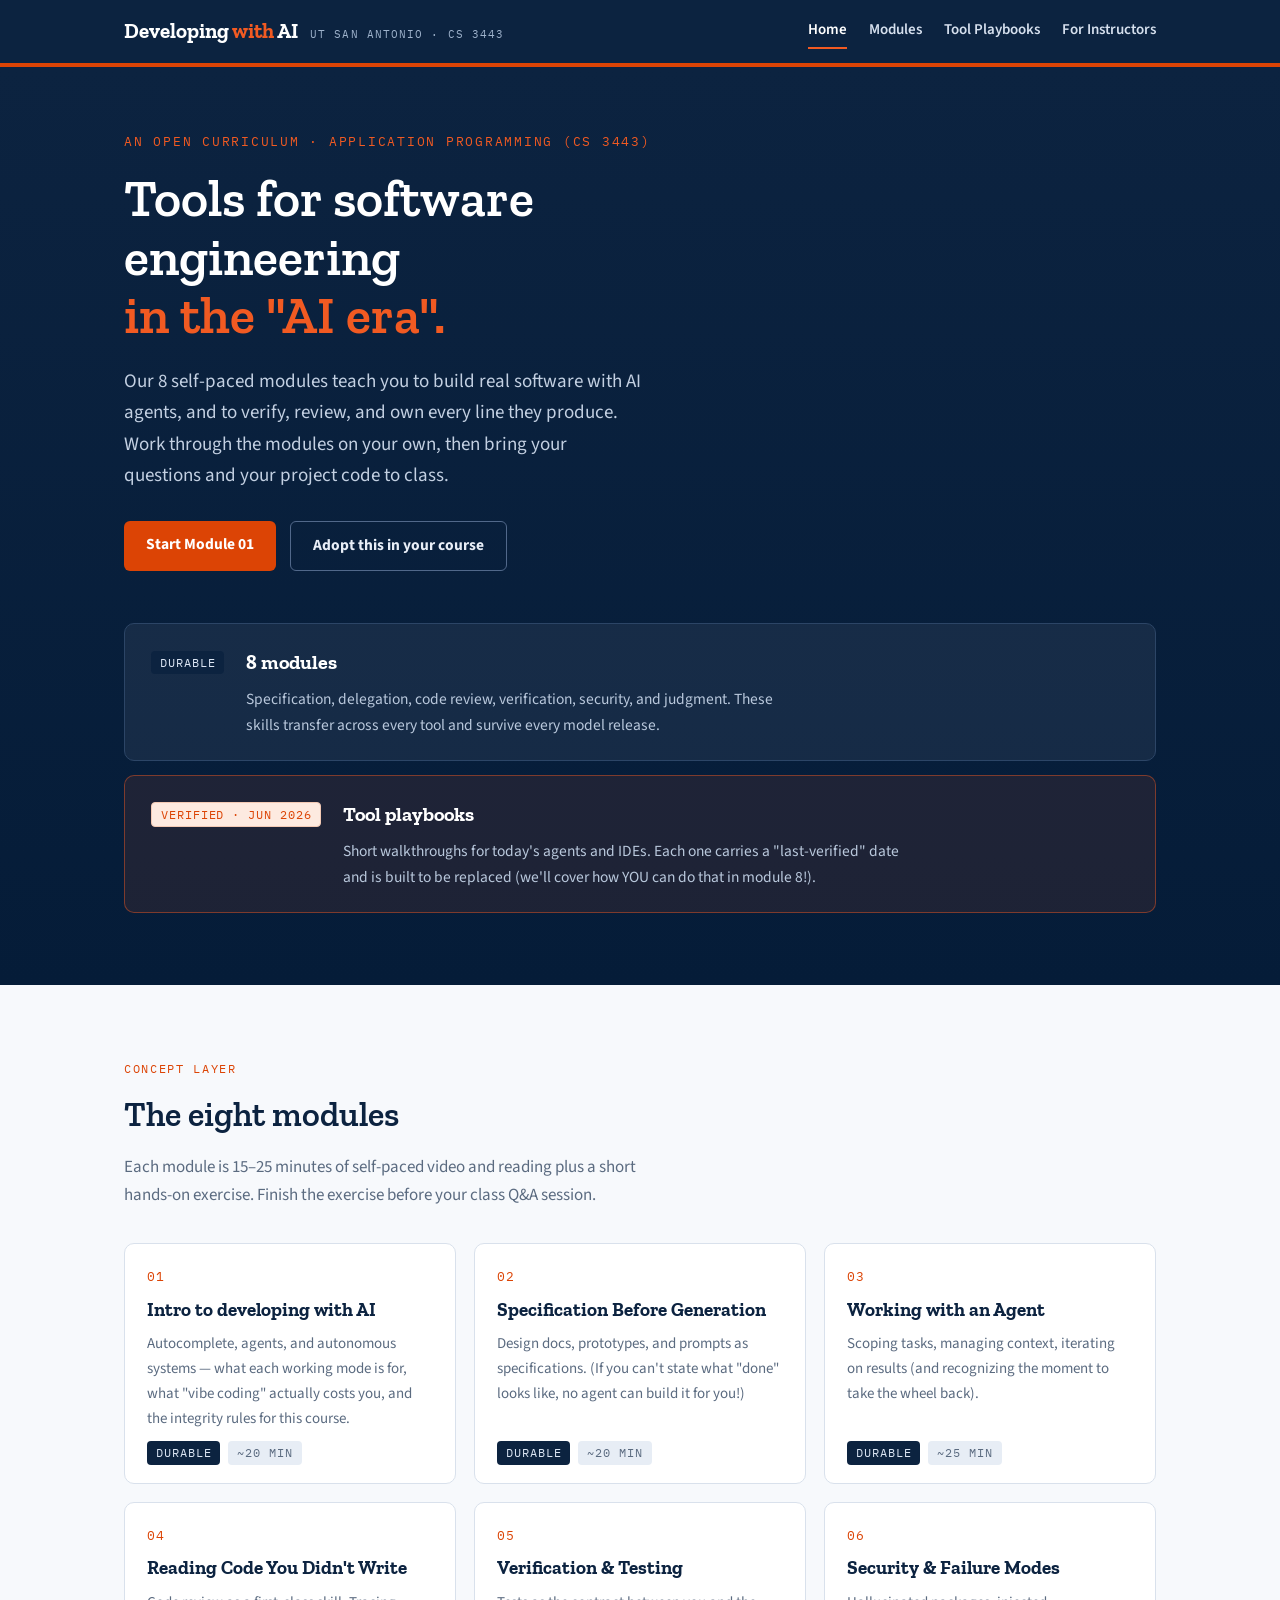
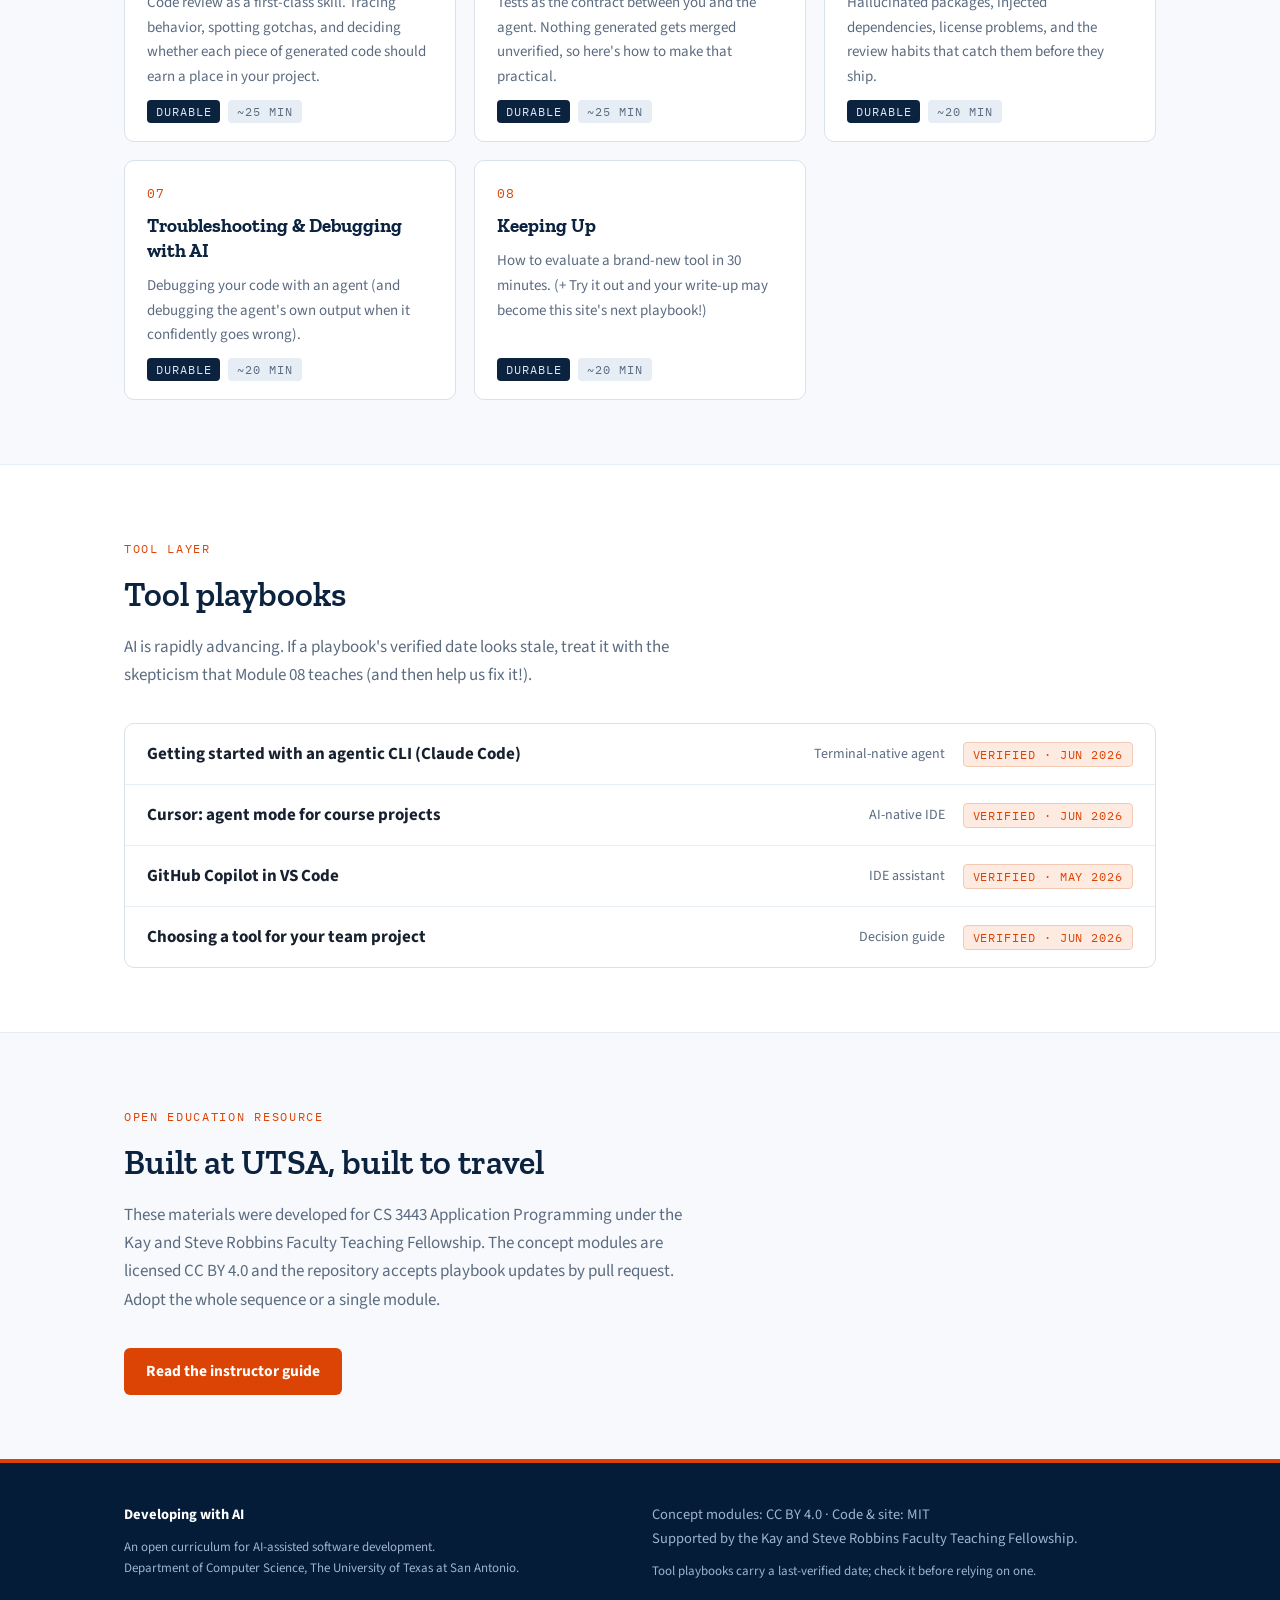
<file: index.html>
<!DOCTYPE html>
<html lang="en">
<head>
<meta charset="UTF-8">
<meta name="viewport" content="width=device-width, initial-scale=1.0">
<title>Developing with AI · An open curriculum for AI-assisted software development</title>
<link rel="preconnect" href="https://fonts.googleapis.com">
<link href="https://fonts.googleapis.com/css2?family=Zilla+Slab:wght@500;600;700&family=Source+Sans+3:wght@400;600;700&family=IBM+Plex+Mono:wght@400;500&display=swap" rel="stylesheet">
<link rel="stylesheet" href="styles.css">
</head>
<body>

<header class="site-header">
  <div class="wrap">
    <a class="brand" href="index.html">
      <span class="mark">Developing <em>with</em> AI</span>
      <span class="org">UT San Antonio · CS 3443</span>
    </a>
    <nav class="site-nav" aria-label="Site">
      <a href="index.html" aria-current="page">Home</a>
      <a href="index.html#modules">Modules</a>
      <a href="playbooks.html">Tool Playbooks</a>
      <a href="instructors.html">For Instructors</a>
    </nav>
  </div>
</header>

<section class="hero">
  <div class="wrap">
    <p class="eyebrow">An open curriculum · Application Programming (CS 3443)</p>
    <h1>Tools for software engineering <br /> 
      <em>in the "AI era".</em></h1>
    <p class="lede">
      Our 8 self-paced modules teach you to build real software with AI agents,
      and to verify, review, and own every line they produce. Work through the modules
      on your own, then bring your questions and your project code to class.
    </p>
    <div class="cta-row">
      <a class="btn btn-orange" href="module-1.html">Start Module 01</a>
      <a class="btn btn-ghost" href="instructors.html">Adopt this in your course</a>
    </div>

    <div class="layers" aria-label="How this curriculum is organized">
      <div class="layer layer-durable">
        <span class="chip chip-durable">Durable</span>
        <h2>8 modules</h2>
        <p>Specification, delegation, code review, verification, security, and judgment.
           These skills transfer across every tool and survive every model release.</p>
      </div>
      <div class="layer layer-perishable">
        <span class="chip chip-verified">Verified · Jun 2026</span>
        <h2>Tool playbooks</h2>
        <p>Short walkthroughs for today's agents and IDEs. 
          Each one carries a "last-verified" date and is built to be replaced (we'll cover how YOU can do that in module 8!).</p>
      </div>
    </div>
  </div>
</section>

<section class="band" id="modules">
  <div class="wrap">
    <div class="section-head">
      <p class="eyebrow">Concept layer</p>
      <h2>The eight modules</h2>
      <p>Each module is 15–25 minutes of self-paced video and reading plus a short hands-on exercise. 
        Finish the exercise before your class Q&amp;A session.</p>
    </div>

    <div class="module-grid">
      <a class="module-card" href="module-1.html">
        <span class="num">01</span>
        <h3>Intro to developing with AI</h3>
        <p>Autocomplete, agents, and autonomous systems — what each working mode is for,
           what "vibe coding" actually costs you, and the integrity rules for this course.</p>
        <div class="meta"><span class="chip chip-durable">Durable</span><span class="chip chip-plain">~20 min</span></div>
      </a>
      <a class="module-card" href="module-2.html">
        <span class="num">02</span>
        <h3>Specification Before Generation</h3>
        <p>Design docs, prototypes, and prompts as specifications. 
          (If you can't state what "done" looks like, no agent can build it for you!)</p>
        <div class="meta"><span class="chip chip-durable">Durable</span><span class="chip chip-plain">~20 min</span></div>
      </a>
      <a class="module-card" href="module-3.html">
        <span class="num">03</span>
        <h3>Working with an Agent</h3>
        <p>Scoping tasks, managing context, iterating on results (and recognizing the
           moment to take the wheel back).</p>
        <div class="meta"><span class="chip chip-durable">Durable</span><span class="chip chip-plain">~25 min</span></div>
      </a>
      <a class="module-card" href="module-4.html">
        <span class="num">04</span>
        <h3>Reading Code You Didn't Write</h3>
        <p>Code review as a first-class skill. Tracing behavior, spotting gotchas, and
           deciding whether each piece of generated code should earn a place in your project.</p>
        <div class="meta"><span class="chip chip-durable">Durable</span><span class="chip chip-plain">~25 min</span></div>
      </a>
      <a class="module-card" href="module-5.html">
        <span class="num">05</span>
        <h3>Verification &amp; Testing</h3>
        <p>Tests as the contract between you and the agent. Nothing generated gets
           merged unverified, so here's how to make that practical.</p>
        <div class="meta"><span class="chip chip-durable">Durable</span><span class="chip chip-plain">~25 min</span></div>
      </a>
      <a class="module-card" href="module-6.html">
        <span class="num">06</span>
        <h3>Security &amp; Failure Modes</h3>
        <p>Hallucinated packages, injected dependencies, license problems, and the
           review habits that catch them before they ship.</p>
        <div class="meta"><span class="chip chip-durable">Durable</span><span class="chip chip-plain">~20 min</span></div>
      </a>
      <a class="module-card" href="module-7.html">
        <span class="num">07</span>
        <h3>Troubleshooting &amp; Debugging with AI</h3>
        <p>Debugging your code with an agent (and debugging the agent's own output
           when it confidently goes wrong).</p>
        <div class="meta"><span class="chip chip-durable">Durable</span><span class="chip chip-plain">~20 min</span></div>
      </a>
      <a class="module-card" href="module-8.html">
        <span class="num">08</span>
        <h3>Keeping Up</h3>
        <p>How to evaluate a brand-new tool in 30 minutes. 
           (+ Try it out and your write-up may become this site's next playbook!)</p>
        <div class="meta"><span class="chip chip-durable">Durable</span><span class="chip chip-plain">~20 min</span></div>
      </a>
    </div>
  </div>
</section>

<section class="band alt" id="playbooks">
  <div class="wrap">
    <div class="section-head">
      <p class="eyebrow">Tool layer</p>
      <h2>Tool playbooks</h2>
      <p>AI is rapidly advancing. If a playbook's verified date looks
         stale, treat it with the skepticism that Module 08 teaches (and then help us fix it!).</p>
    </div>
    <div class="playbook-list">
      <a class="playbook-row" href="playbook-claude-code.html">
        <span class="name">Getting started with an agentic CLI (Claude Code)</span>
        <span class="kind">Terminal-native agent</span>
        <span class="chip chip-verified">Verified · Jun 2026</span>
      </a>
      <a class="playbook-row" href="playbooks.html">
        <span class="name">Cursor: agent mode for course projects</span>
        <span class="kind">AI-native IDE</span>
        <span class="chip chip-verified">Verified · Jun 2026</span>
      </a>
      <a class="playbook-row" href="playbooks.html">
        <span class="name">GitHub Copilot in VS Code</span>
        <span class="kind">IDE assistant</span>
        <span class="chip chip-verified">Verified · May 2026</span>
      </a>
      <a class="playbook-row" href="playbooks.html">
        <span class="name">Choosing a tool for your team project</span>
        <span class="kind">Decision guide</span>
        <span class="chip chip-verified">Verified · Jun 2026</span>
      </a>
    </div>
  </div>
</section>

<section class="band">
  <div class="wrap">
    <div class="section-head">
      <p class="eyebrow">Open education resource</p>
      <h2>Built at UTSA, built to travel</h2>
      <p>These materials were developed for CS 3443 Application Programming under the
         Kay and Steve Robbins Faculty Teaching Fellowship. The concept modules are
         licensed CC&nbsp;BY&nbsp;4.0 and the repository accepts playbook updates by pull
         request. Adopt the whole sequence or a single module.</p>
    </div>
    <a class="btn btn-orange" href="instructors.html">Read the instructor guide</a>
  </div>
</section>

<footer class="site-footer">
  <div class="wrap">
    <div>
      <strong style="color:#fff;">Developing with AI</strong>
      <p class="fineprint">An open curriculum for AI-assisted software development.<br>
      Department of Computer Science, The University of Texas at San Antonio.</p>
    </div>
    <div>
      <p>Concept modules: CC BY 4.0 · Code &amp; site: MIT<br>
      Supported by the Kay and Steve Robbins Faculty Teaching Fellowship.</p>
      <p class="fineprint">Tool playbooks carry a last-verified date; check it before relying on one.</p>
    </div>
  </div>
</footer>

</body>
</html>
</file>
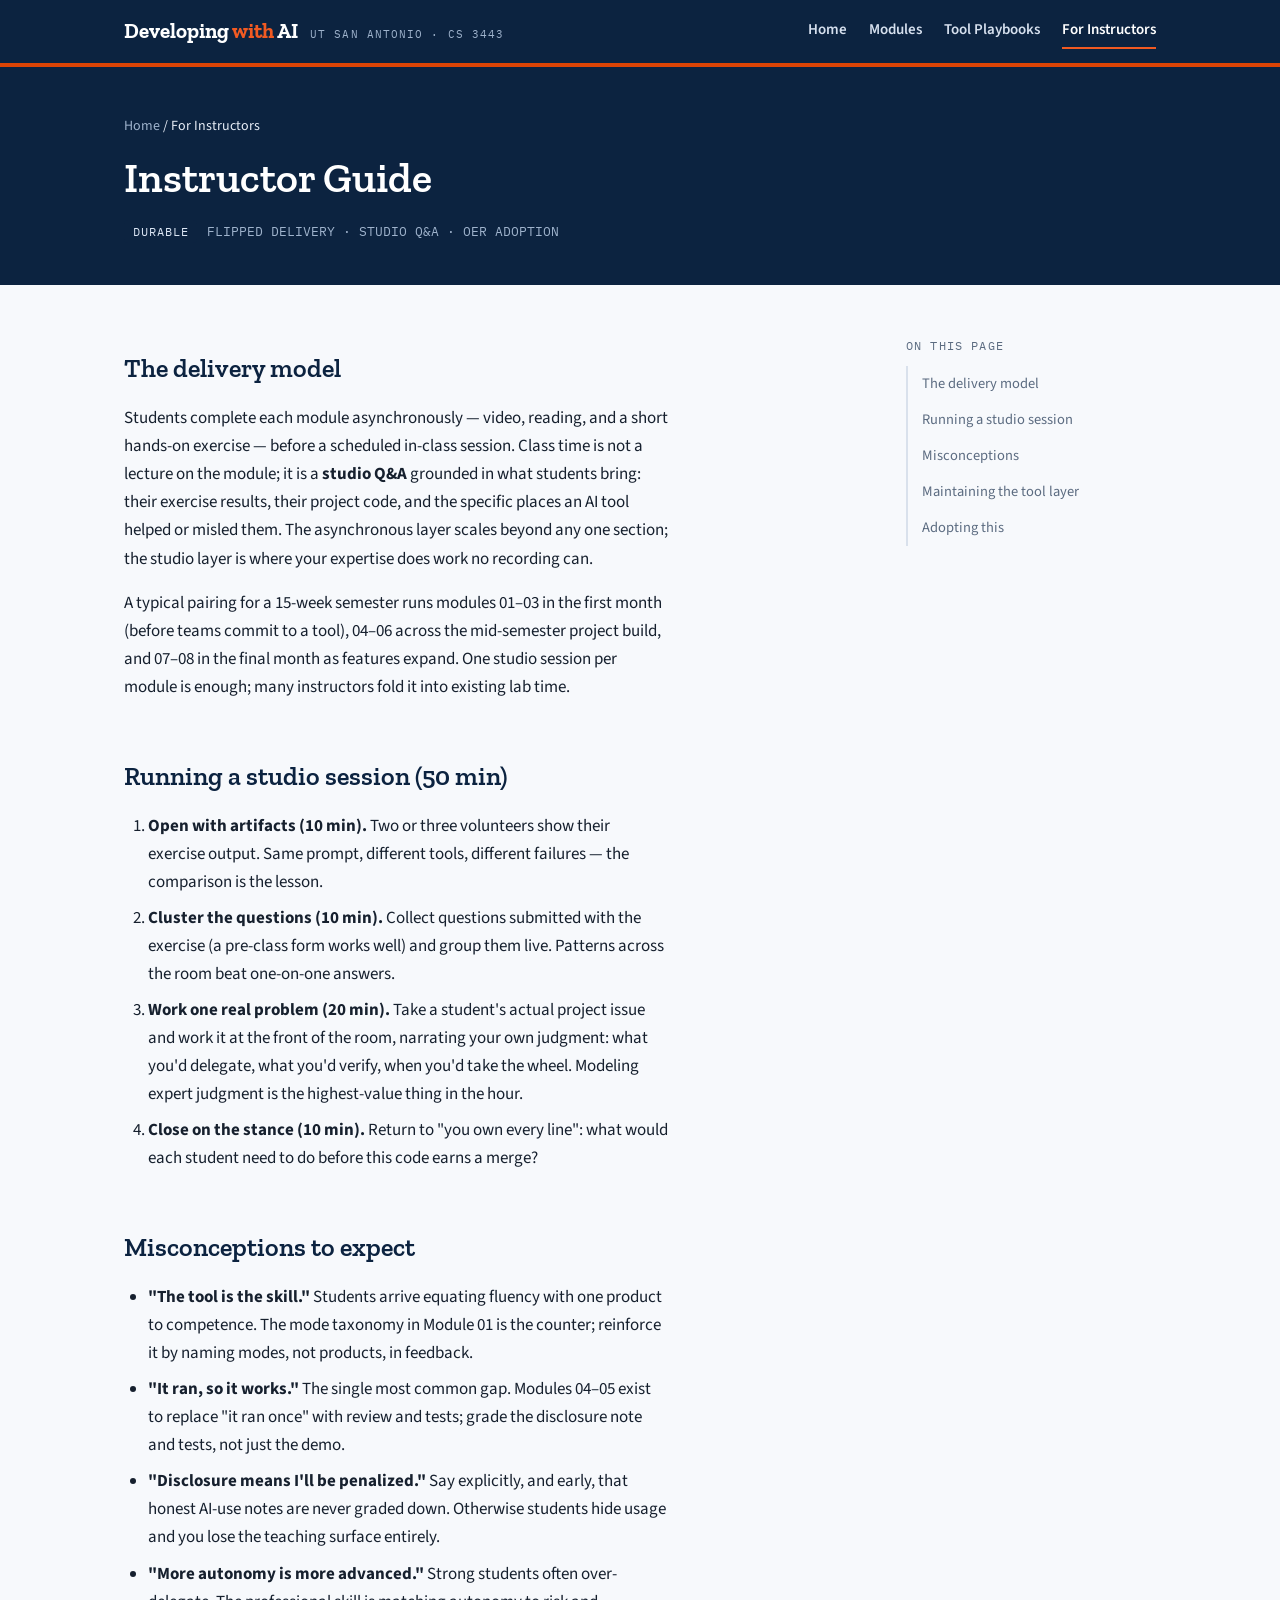
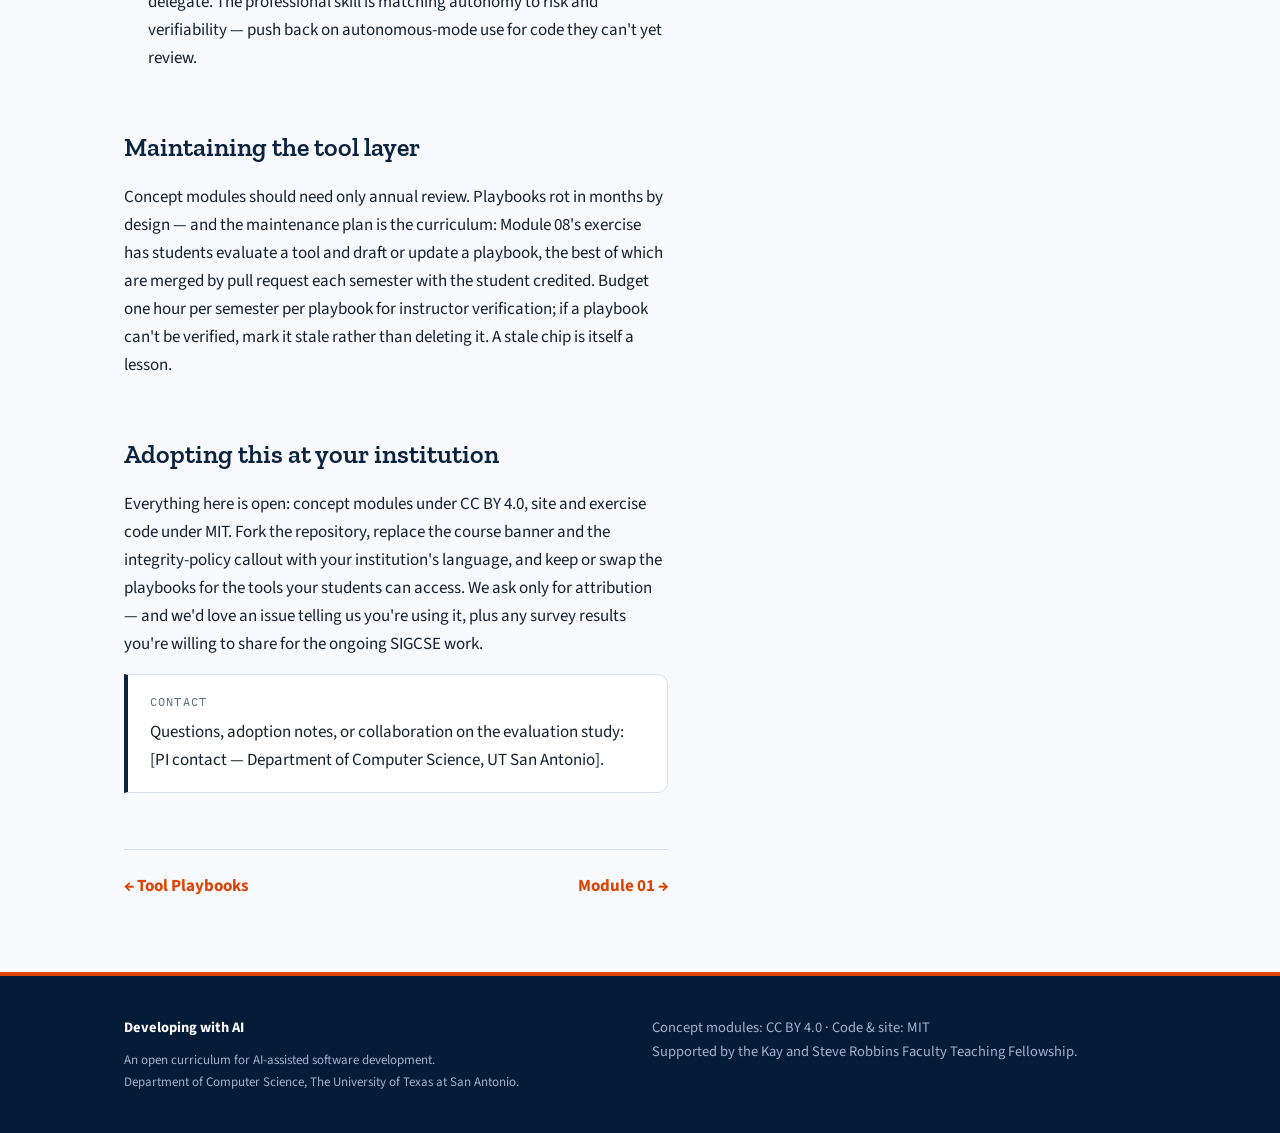
<file: instructors.html>
<!DOCTYPE html>
<html lang="en">
<head>
<meta charset="UTF-8">
<meta name="viewport" content="width=device-width, initial-scale=1.0">
<title>For Instructors — Developing with AI</title>
<link rel="preconnect" href="https://fonts.googleapis.com">
<link href="https://fonts.googleapis.com/css2?family=Zilla+Slab:wght@500;600;700&family=Source+Sans+3:wght@400;600;700&family=IBM+Plex+Mono:wght@400;500&display=swap" rel="stylesheet">
<link rel="stylesheet" href="styles.css">
</head>
<body>

<header class="site-header">
  <div class="wrap">
    <a class="brand" href="index.html">
      <span class="mark">Developing <em>with</em> AI</span>
      <span class="org">UT San Antonio · CS 3443</span>
    </a>
    <nav class="site-nav" aria-label="Site">
      <a href="index.html">Home</a>
      <a href="index.html#modules">Modules</a>
      <a href="playbooks.html">Tool Playbooks</a>
      <a href="instructors.html" aria-current="page">For Instructors</a>
    </nav>
  </div>
</header>

<div class="article-hero">
  <div class="wrap">
    <p class="crumbs"><a href="index.html">Home</a> / For Instructors</p>
    <h1>Instructor Guide</h1>
    <div class="meta-row">
      <span class="chip chip-durable">Durable</span>
      <span class="stat">FLIPPED DELIVERY · STUDIO Q&amp;A · OER ADOPTION</span>
    </div>
  </div>
</div>

<div class="article">
  <div class="wrap article-grid">
    <article class="prose">

      <h2 id="model">The delivery model</h2>
      <p>Students complete each module asynchronously — video, reading, and a short
         hands-on exercise — before a scheduled in-class session. Class time is not a
         lecture on the module; it is a <strong>studio Q&amp;A</strong> grounded in
         what students bring: their exercise results, their project code, and the
         specific places an AI tool helped or misled them. The asynchronous layer
         scales beyond any one section; the studio layer is where your expertise
         does work no recording can.</p>
      <p>A typical pairing for a 15-week semester runs modules 01–03 in the first
         month (before teams commit to a tool), 04–06 across the mid-semester project
         build, and 07–08 in the final month as features expand. One studio session
         per module is enough; many instructors fold it into existing lab time.</p>

      <h2 id="studio">Running a studio session (50 min)</h2>
      <ol>
        <li><strong>Open with artifacts (10 min).</strong> Two or three volunteers show
            their exercise output. Same prompt, different tools, different failures —
            the comparison is the lesson.</li>
        <li><strong>Cluster the questions (10 min).</strong> Collect questions submitted
            with the exercise (a pre-class form works well) and group them live.
            Patterns across the room beat one-on-one answers.</li>
        <li><strong>Work one real problem (20 min).</strong> Take a student's actual
            project issue and work it at the front of the room, narrating your own
            judgment: what you'd delegate, what you'd verify, when you'd take the
            wheel. Modeling expert judgment is the highest-value thing in the hour.</li>
        <li><strong>Close on the stance (10 min).</strong> Return to "you own every
            line": what would each student need to do before this code earns a merge?</li>
      </ol>

      <h2 id="misconceptions">Misconceptions to expect</h2>
      <ul>
        <li><strong>"The tool is the skill."</strong> Students arrive equating fluency
            with one product to competence. The mode taxonomy in Module 01 is the
            counter; reinforce it by naming modes, not products, in feedback.</li>
        <li><strong>"It ran, so it works."</strong> The single most common gap.
            Modules 04–05 exist to replace "it ran once" with review and tests; grade
            the disclosure note and tests, not just the demo.</li>
        <li><strong>"Disclosure means I'll be penalized."</strong> Say explicitly, and
            early, that honest AI-use notes are never graded down. Otherwise students
            hide usage and you lose the teaching surface entirely.</li>
        <li><strong>"More autonomy is more advanced."</strong> Strong students often
            over-delegate. The professional skill is matching autonomy to risk and
            verifiability — push back on autonomous-mode use for code they can't yet
            review.</li>
      </ul>

      <h2 id="maintenance">Maintaining the tool layer</h2>
      <p>Concept modules should need only annual review. Playbooks rot in months by
         design — and the maintenance plan is the curriculum: Module 08's exercise has
         students evaluate a tool and draft or update a playbook, the best of which are
         merged by pull request each semester with the student credited. Budget one
         hour per semester per playbook for instructor verification; if a playbook
         can't be verified, mark it stale rather than deleting it. A stale chip is
         itself a lesson.</p>

      <h2 id="adopt">Adopting this at your institution</h2>
      <p>Everything here is open: concept modules under CC&nbsp;BY&nbsp;4.0, site and
         exercise code under MIT. Fork the repository, replace the course banner and
         the integrity-policy callout with your institution's language, and keep or
         swap the playbooks for the tools your students can access. We ask only for
         attribution — and we'd love an issue telling us you're using it, plus any
         survey results you're willing to share for the ongoing SIGCSE work.</p>

      <div class="callout">
        <span class="label">Contact</span>
        <p>Questions, adoption notes, or collaboration on the evaluation study:
           [PI contact — Department of Computer Science, UT San Antonio].</p>
      </div>

      <nav class="pager" aria-label="Page navigation">
        <a href="playbooks.html">← Tool Playbooks</a>
        <a href="module-1.html">Module 01 →</a>
      </nav>
    </article>

    <aside class="toc" aria-label="On this page">
      <p class="label">On this page</p>
      <ol>
        <li><a href="#model">The delivery model</a></li>
        <li><a href="#studio">Running a studio session</a></li>
        <li><a href="#misconceptions">Misconceptions</a></li>
        <li><a href="#maintenance">Maintaining the tool layer</a></li>
        <li><a href="#adopt">Adopting this</a></li>
      </ol>
    </aside>
  </div>
</div>

<footer class="site-footer">
  <div class="wrap">
    <div>
      <strong style="color:#fff;">Developing with AI</strong>
      <p class="fineprint">An open curriculum for AI-assisted software development.<br>
      Department of Computer Science, The University of Texas at San Antonio.</p>
    </div>
    <div>
      <p>Concept modules: CC BY 4.0 · Code &amp; site: MIT<br>
      Supported by the Kay and Steve Robbins Faculty Teaching Fellowship.</p>
    </div>
  </div>
</footer>

</body>
</html>
</file>
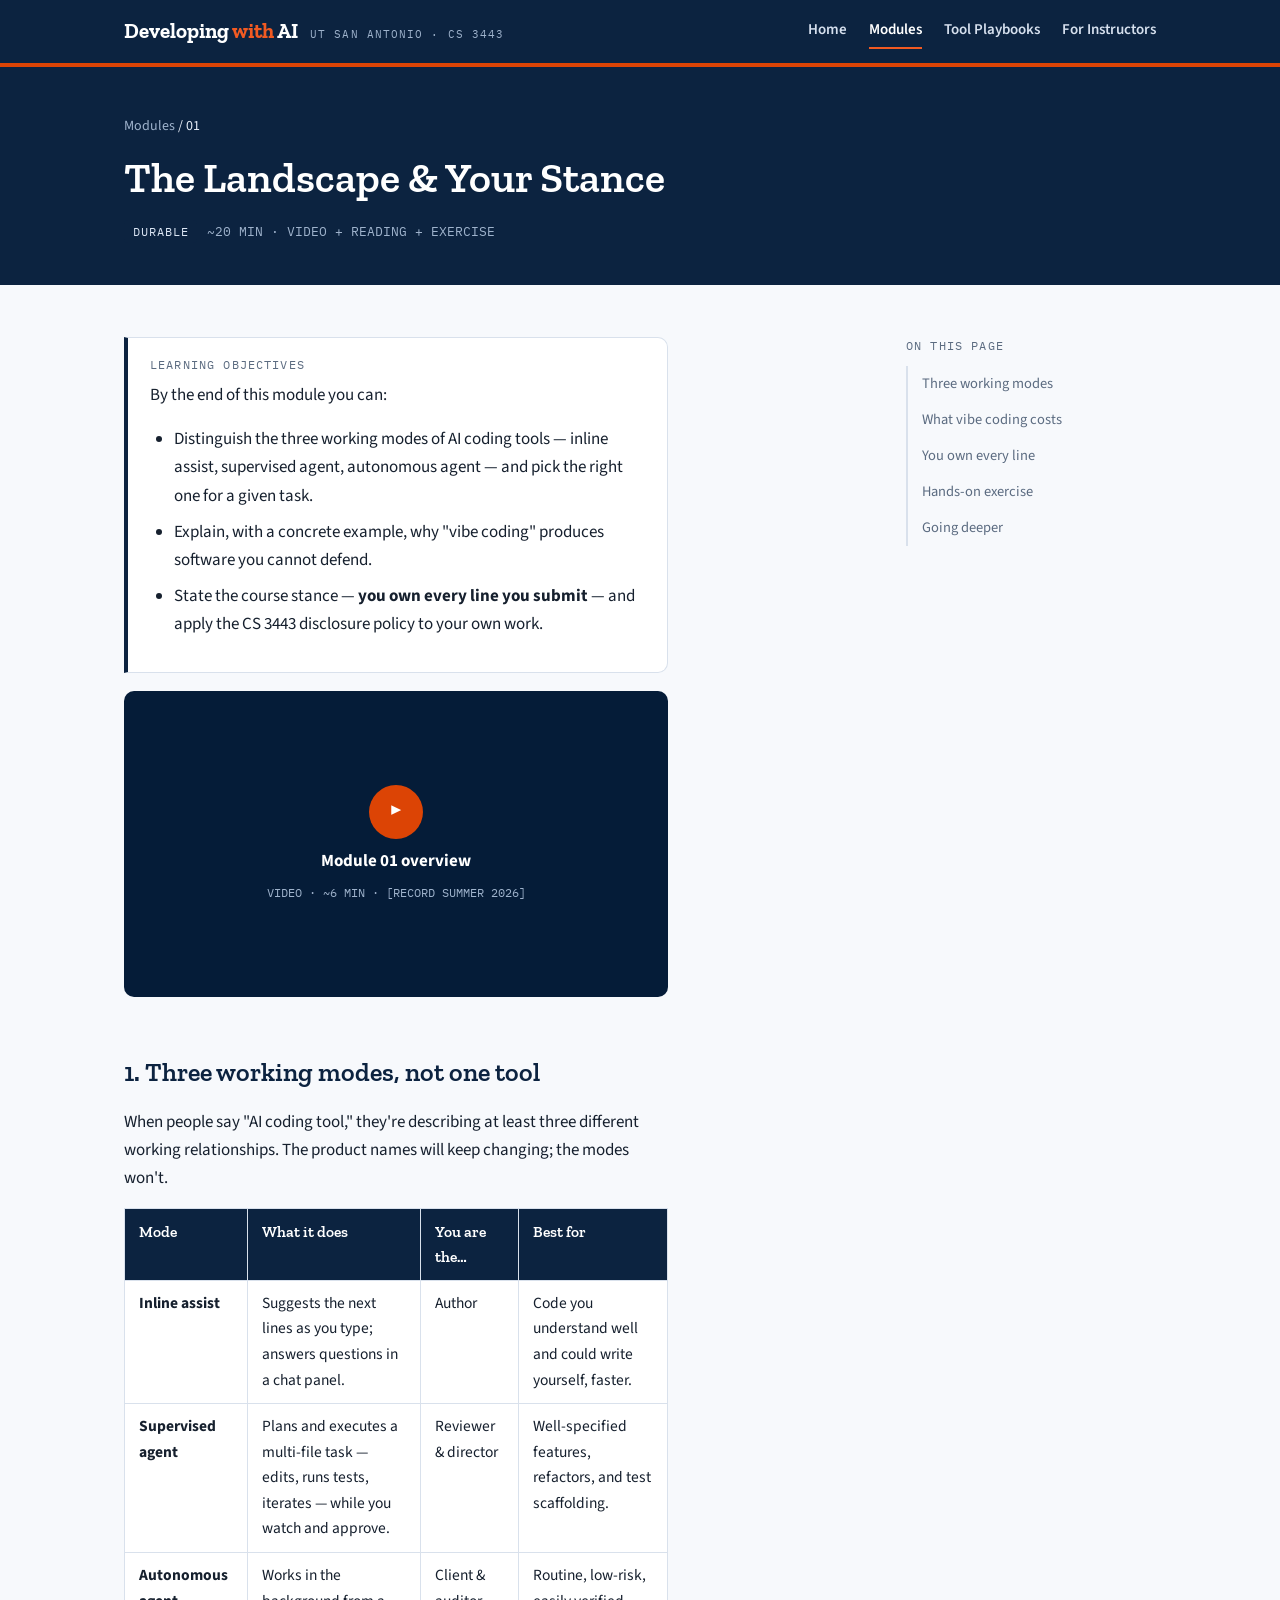
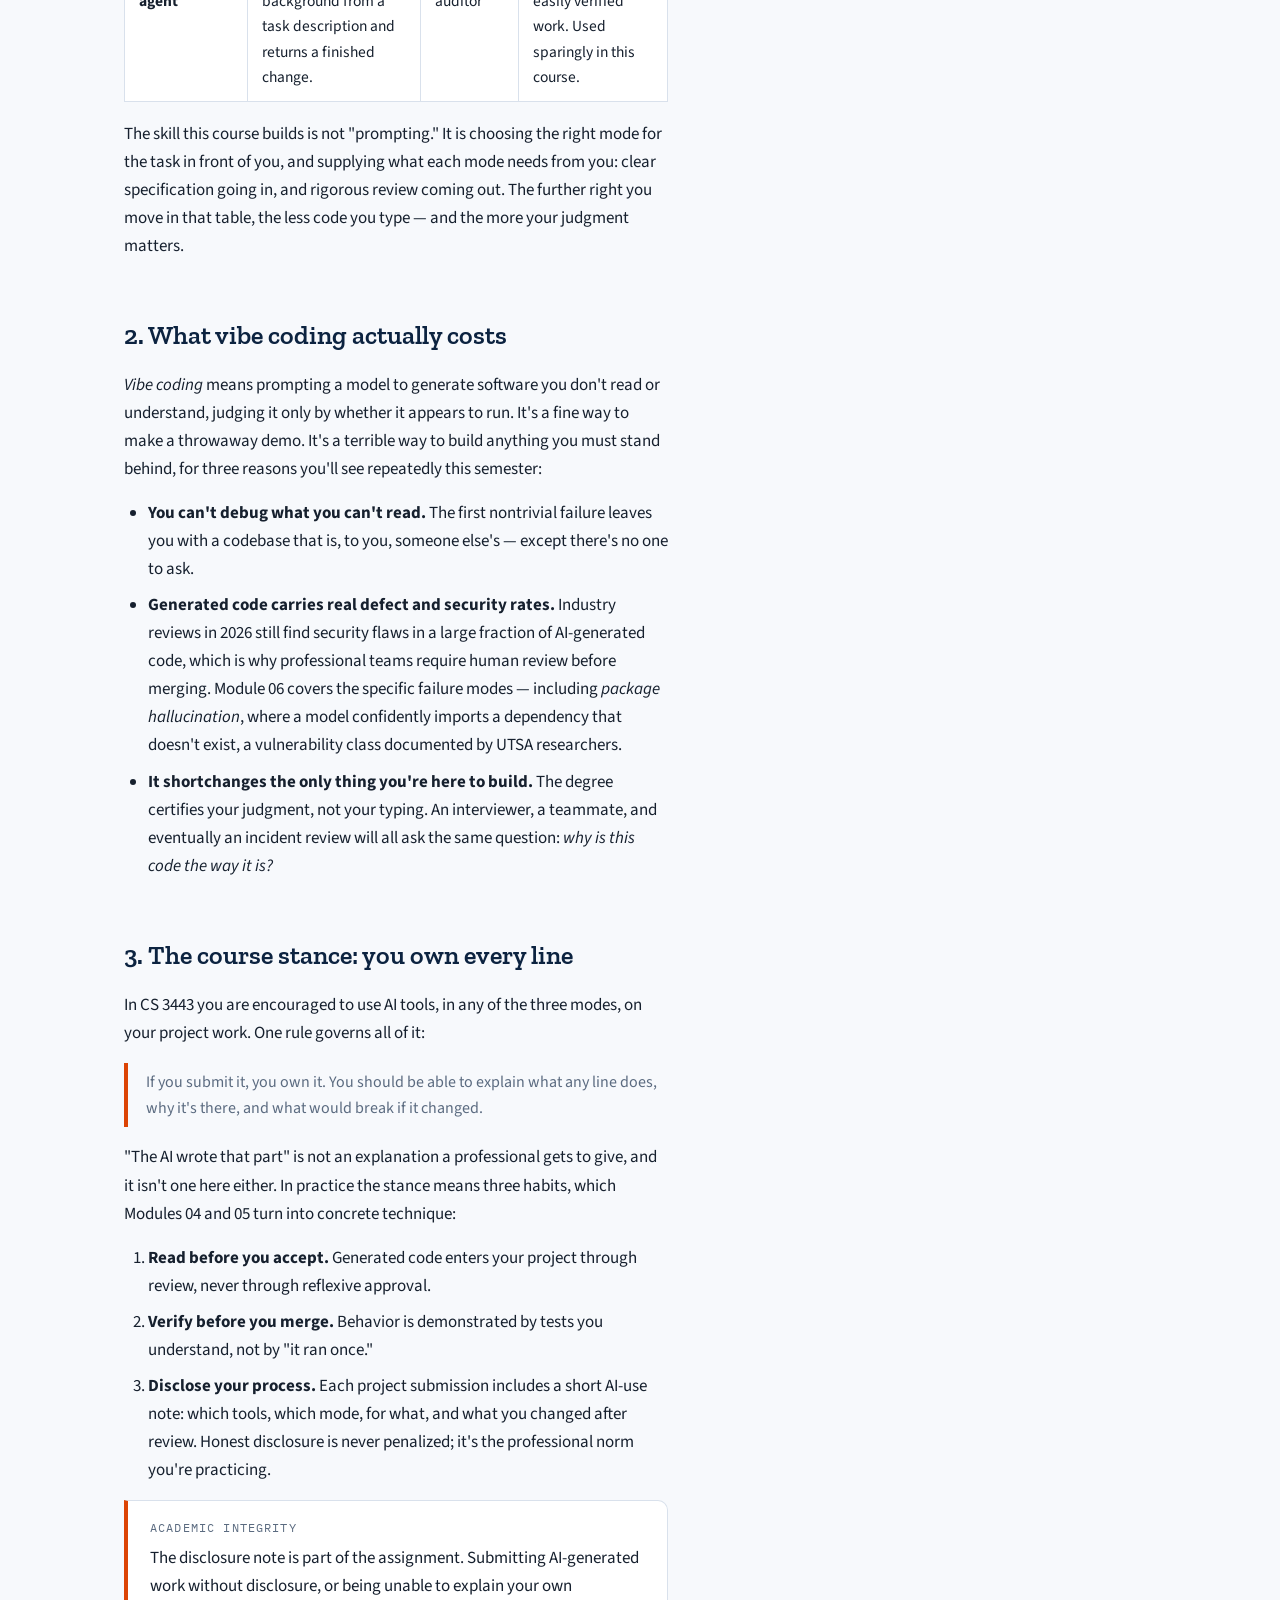
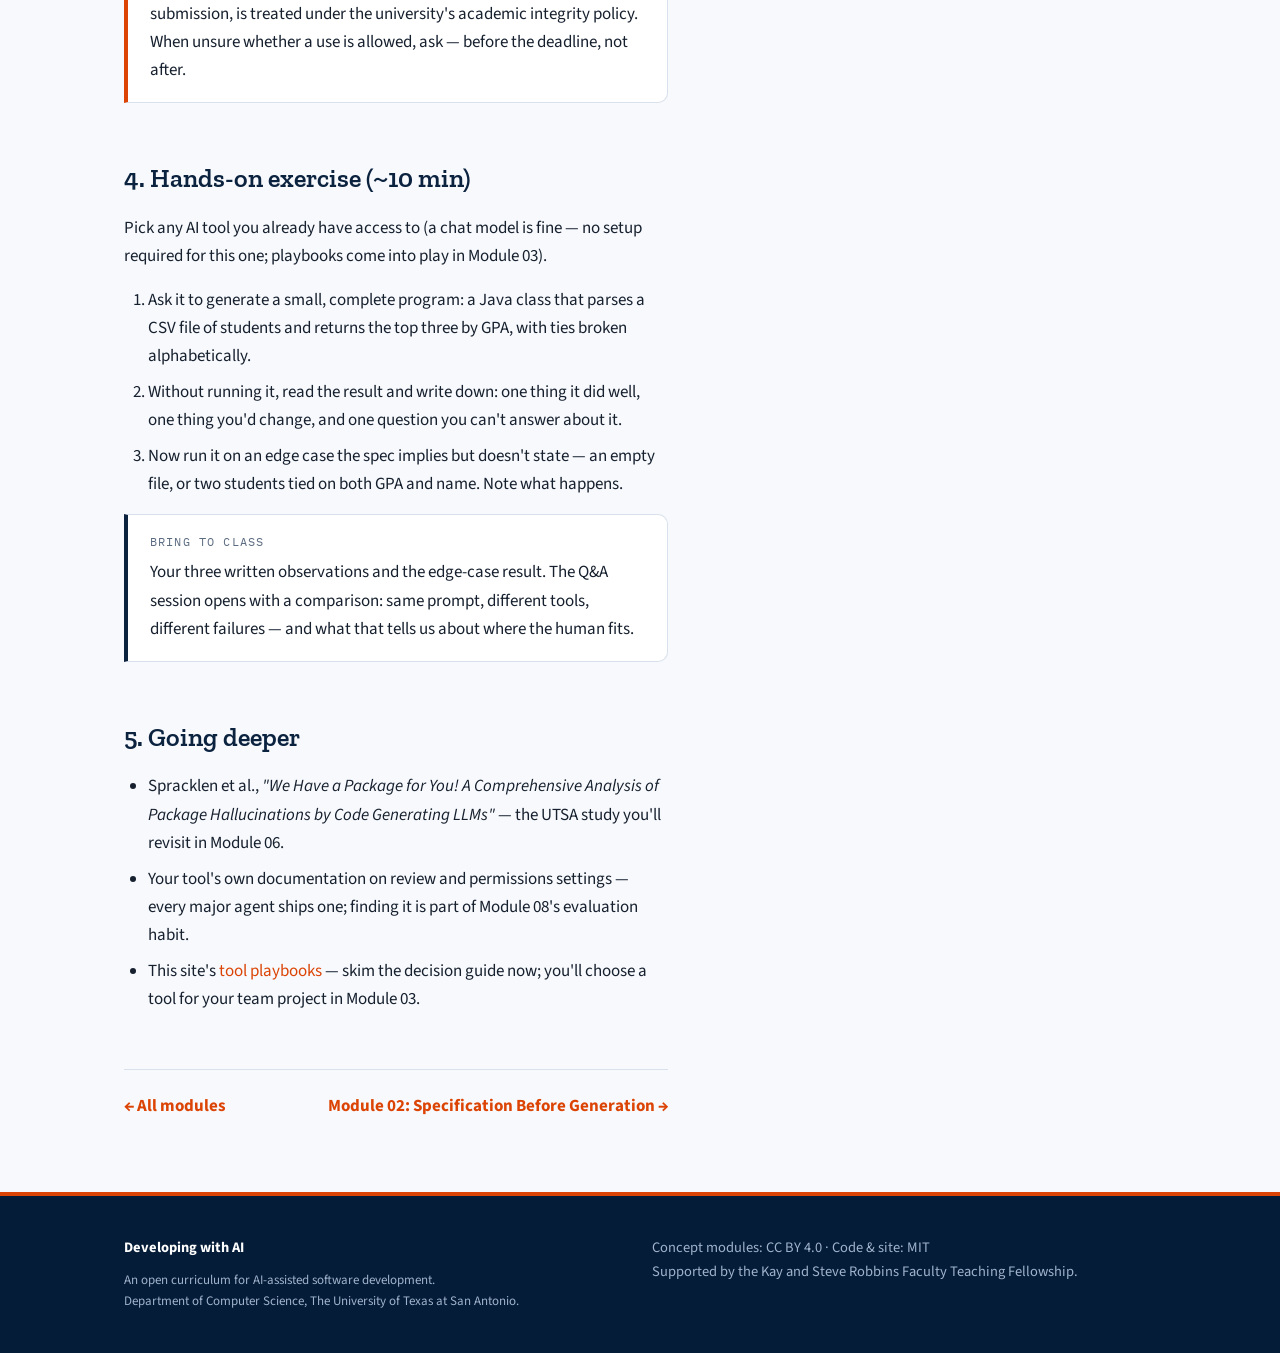
<file: module-1.html>
<!DOCTYPE html>
<html lang="en">
<head>
<meta charset="UTF-8">
<meta name="viewport" content="width=device-width, initial-scale=1.0">
<title>Module 01 · The Landscape &amp; Your Stance — Developing with AI</title>
<link rel="preconnect" href="https://fonts.googleapis.com">
<link href="https://fonts.googleapis.com/css2?family=Zilla+Slab:wght@500;600;700&family=Source+Sans+3:wght@400;600;700&family=IBM+Plex+Mono:wght@400;500&display=swap" rel="stylesheet">
<link rel="stylesheet" href="styles.css">
</head>
<body>

<header class="site-header">
  <div class="wrap">
    <a class="brand" href="index.html">
      <span class="mark">Developing <em>with</em> AI</span>
      <span class="org">UT San Antonio · CS 3443</span>
    </a>
    <nav class="site-nav" aria-label="Site">
      <a href="index.html">Home</a>
      <a href="index.html#modules" aria-current="page">Modules</a>
      <a href="playbooks.html">Tool Playbooks</a>
      <a href="instructors.html">For Instructors</a>
    </nav>
  </div>
</header>

<div class="article-hero">
  <div class="wrap">
    <p class="crumbs"><a href="index.html#modules">Modules</a> / 01</p>
    <h1>The Landscape &amp; Your Stance</h1>
    <div class="meta-row">
      <span class="chip chip-durable">Durable</span>
      <span class="stat">~20 MIN · VIDEO + READING + EXERCISE</span>
    </div>
  </div>
</div>

<div class="article">
  <div class="wrap article-grid">

    <article class="prose">

      <div class="callout">
        <span class="label">Learning objectives</span>
        <p>By the end of this module you can:</p>
        <ul>
          <li>Distinguish the three working modes of AI coding tools — inline assist, supervised agent, autonomous agent — and pick the right one for a given task.</li>
          <li>Explain, with a concrete example, why "vibe coding" produces software you cannot defend.</li>
          <li>State the course stance — <strong>you own every line you submit</strong> — and apply the CS 3443 disclosure policy to your own work.</li>
        </ul>
      </div>

      <div class="video-slot" role="img" aria-label="Video placeholder: Module 1 overview, about 6 minutes">
        <span class="play">▶</span>
        <strong style="color:#fff;">Module 01 overview</strong>
        <span class="mono" style="font-size:12px;">VIDEO · ~6 MIN · [RECORD SUMMER 2026]</span>
      </div>

      <h2 id="modes">1. Three working modes, not one tool</h2>
      <p>When people say "AI coding tool," they're describing at least three different
         working relationships. The product names will keep changing; the modes won't.</p>

      <table class="simple">
        <thead>
          <tr><th>Mode</th><th>What it does</th><th>You are the…</th><th>Best for</th></tr>
        </thead>
        <tbody>
          <tr>
            <td><strong>Inline assist</strong></td>
            <td>Suggests the next lines as you type; answers questions in a chat panel.</td>
            <td>Author</td>
            <td>Code you understand well and could write yourself, faster.</td>
          </tr>
          <tr>
            <td><strong>Supervised agent</strong></td>
            <td>Plans and executes a multi-file task — edits, runs tests, iterates — while you watch and approve.</td>
            <td>Reviewer &amp; director</td>
            <td>Well-specified features, refactors, and test scaffolding.</td>
          </tr>
          <tr>
            <td><strong>Autonomous agent</strong></td>
            <td>Works in the background from a task description and returns a finished change.</td>
            <td>Client &amp; auditor</td>
            <td>Routine, low-risk, easily verified work. Used sparingly in this course.</td>
          </tr>
        </tbody>
      </table>

      <p>The skill this course builds is not "prompting." It is choosing the right mode
         for the task in front of you, and supplying what each mode needs from you:
         clear specification going in, and rigorous review coming out. The further right
         you move in that table, the less code you type — and the more your judgment
         matters.</p>

      <h2 id="vibe">2. What vibe coding actually costs</h2>
      <p><em>Vibe coding</em> means prompting a model to generate software you don't
         read or understand, judging it only by whether it appears to run. It's a fine
         way to make a throwaway demo. It's a terrible way to build anything you must
         stand behind, for three reasons you'll see repeatedly this semester:</p>
      <ul>
        <li><strong>You can't debug what you can't read.</strong> The first nontrivial
            failure leaves you with a codebase that is, to you, someone else's — except
            there's no one to ask.</li>
        <li><strong>Generated code carries real defect and security rates.</strong>
            Industry reviews in 2026 still find security flaws in a large fraction of
            AI-generated code, which is why professional teams require human review
            before merging. Module 06 covers the specific failure modes — including
            <em>package hallucination</em>, where a model confidently imports a
            dependency that doesn't exist, a vulnerability class documented by UTSA
            researchers.</li>
        <li><strong>It shortchanges the only thing you're here to build.</strong>
            The degree certifies your judgment, not your typing. An interviewer, a
            teammate, and eventually an incident review will all ask the same question:
            <em>why is this code the way it is?</em></li>
      </ul>

      <h2 id="stance">3. The course stance: you own every line</h2>
      <p>In CS 3443 you are encouraged to use AI tools, in any of the three modes, on
         your project work. One rule governs all of it:</p>
      <blockquote>If you submit it, you own it. You should be able to explain what any
        line does, why it's there, and what would break if it changed.</blockquote>
      <p>"The AI wrote that part" is not an explanation a professional gets to give,
         and it isn't one here either. In practice the stance means three habits, which
         Modules 04 and 05 turn into concrete technique:</p>
      <ol>
        <li><strong>Read before you accept.</strong> Generated code enters your project
            through review, never through reflexive approval.</li>
        <li><strong>Verify before you merge.</strong> Behavior is demonstrated by tests
            you understand, not by "it ran once."</li>
        <li><strong>Disclose your process.</strong> Each project submission includes a
            short AI-use note: which tools, which mode, for what, and what you changed
            after review. Honest disclosure is never penalized; it's the professional
            norm you're practicing.</li>
      </ol>

      <div class="callout warn">
        <span class="label">Academic integrity</span>
        <p>The disclosure note is part of the assignment. Submitting AI-generated work
           without disclosure, or being unable to explain your own submission, is
           treated under the university's academic integrity policy. When unsure
           whether a use is allowed, ask — before the deadline, not after.</p>
      </div>

      <h2 id="exercise">4. Hands-on exercise (~10 min)</h2>
      <p>Pick any AI tool you already have access to (a chat model is fine — no setup
         required for this one; playbooks come into play in Module 03).</p>
      <ol>
        <li>Ask it to generate a small, complete program: a Java class that parses a
            CSV file of students and returns the top three by GPA, with ties broken
            alphabetically.</li>
        <li>Without running it, read the result and write down: one thing it did well,
            one thing you'd change, and one question you can't answer about it.</li>
        <li>Now run it on an edge case the spec implies but doesn't state — an empty
            file, or two students tied on both GPA and name. Note what happens.</li>
      </ol>
      <div class="callout">
        <span class="label">Bring to class</span>
        <p>Your three written observations and the edge-case result. The Q&amp;A session
           opens with a comparison: same prompt, different tools, different failures —
           and what that tells us about where the human fits.</p>
      </div>

      <h2 id="reading">5. Going deeper</h2>
      <ul>
        <li>Spracklen et&nbsp;al., <em>"We Have a Package for You! A Comprehensive
            Analysis of Package Hallucinations by Code Generating LLMs"</em> — the UTSA
            study you'll revisit in Module 06.</li>
        <li>Your tool's own documentation on review and permissions settings — every
            major agent ships one; finding it is part of Module 08's evaluation habit.</li>
        <li>This site's <a href="playbooks.html">tool playbooks</a> — skim the decision
            guide now; you'll choose a tool for your team project in Module 03.</li>
      </ul>

      <nav class="pager" aria-label="Module navigation">
        <a href="index.html#modules">← All modules</a>
        <a href="module-2.html">Module 02: Specification Before Generation →</a>
      </nav>
    </article>

    <aside class="toc" aria-label="On this page">
      <p class="label">On this page</p>
      <ol>
        <li><a href="#modes">Three working modes</a></li>
        <li><a href="#vibe">What vibe coding costs</a></li>
        <li><a href="#stance">You own every line</a></li>
        <li><a href="#exercise">Hands-on exercise</a></li>
        <li><a href="#reading">Going deeper</a></li>
      </ol>
    </aside>

  </div>
</div>

<footer class="site-footer">
  <div class="wrap">
    <div>
      <strong style="color:#fff;">Developing with AI</strong>
      <p class="fineprint">An open curriculum for AI-assisted software development.<br>
      Department of Computer Science, The University of Texas at San Antonio.</p>
    </div>
    <div>
      <p>Concept modules: CC BY 4.0 · Code &amp; site: MIT<br>
      Supported by the Kay and Steve Robbins Faculty Teaching Fellowship.</p>
    </div>
  </div>
</footer>

</body>
</html>
</file>
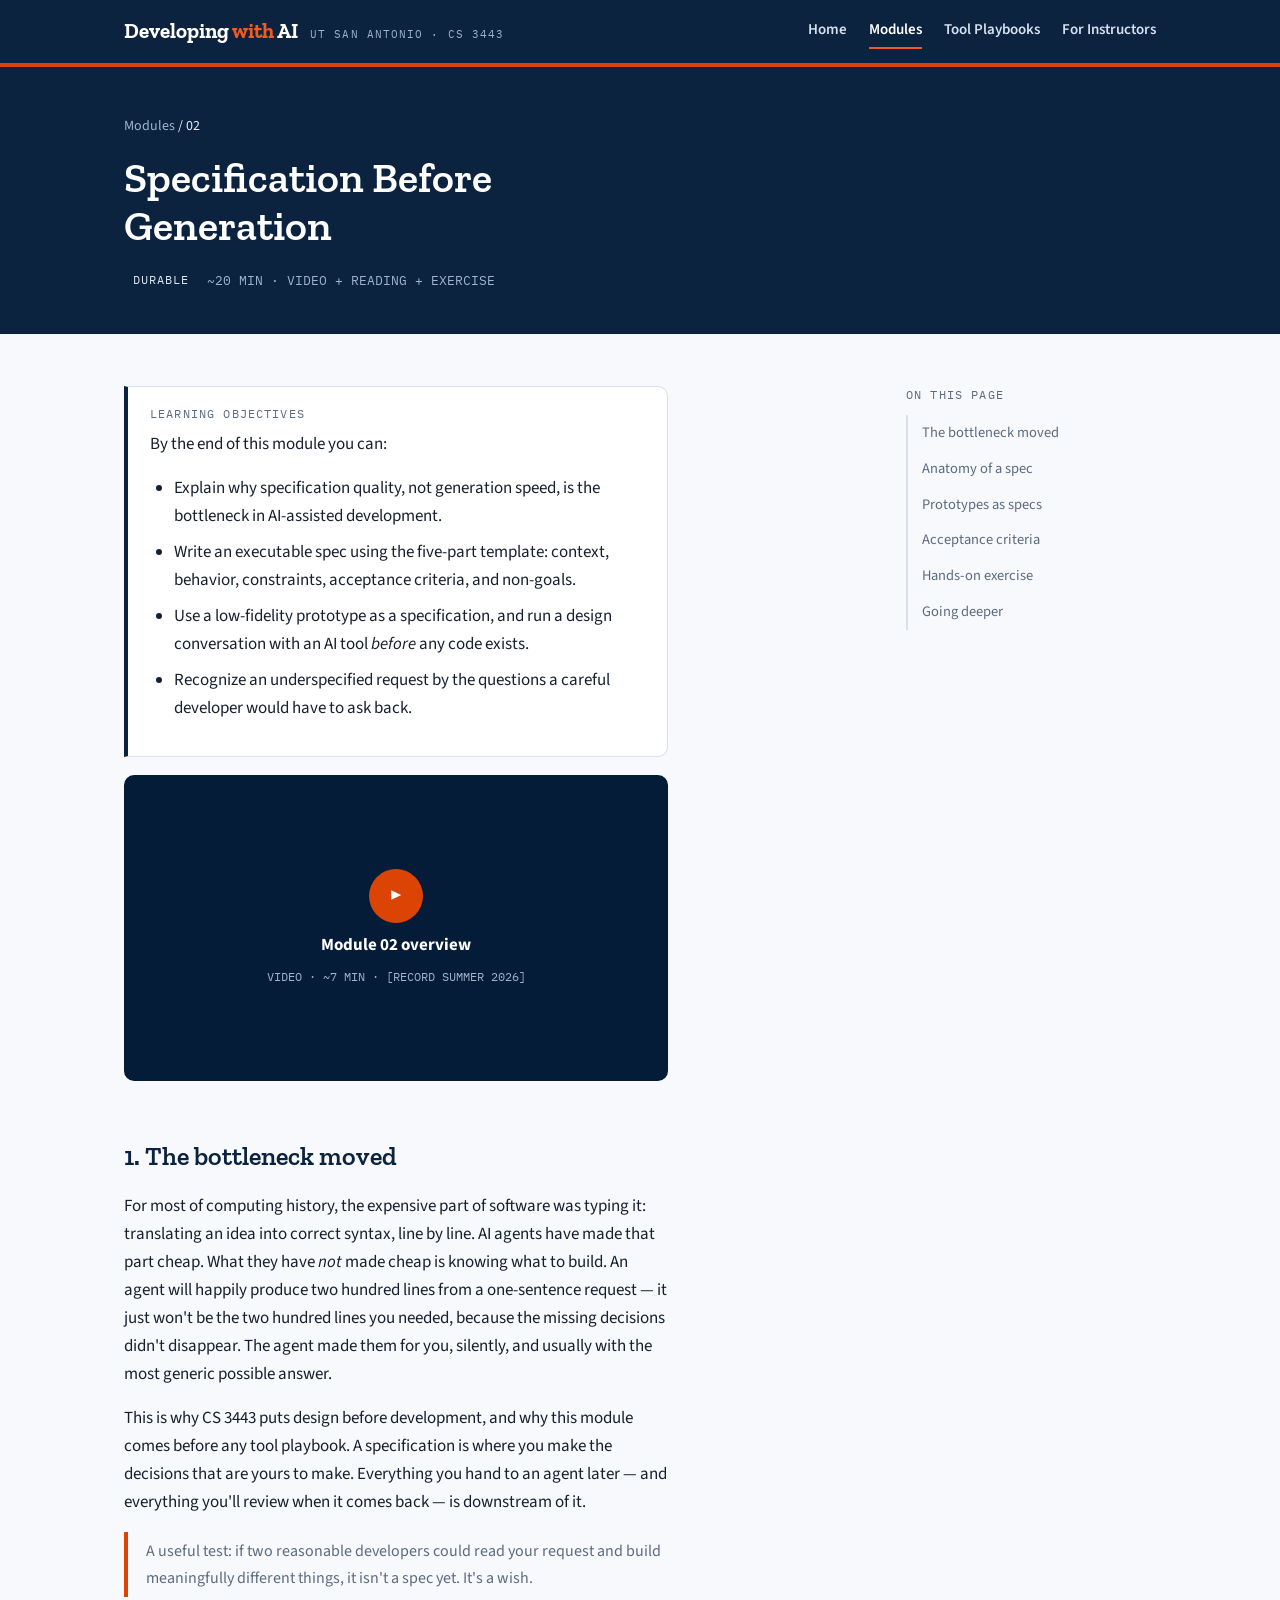
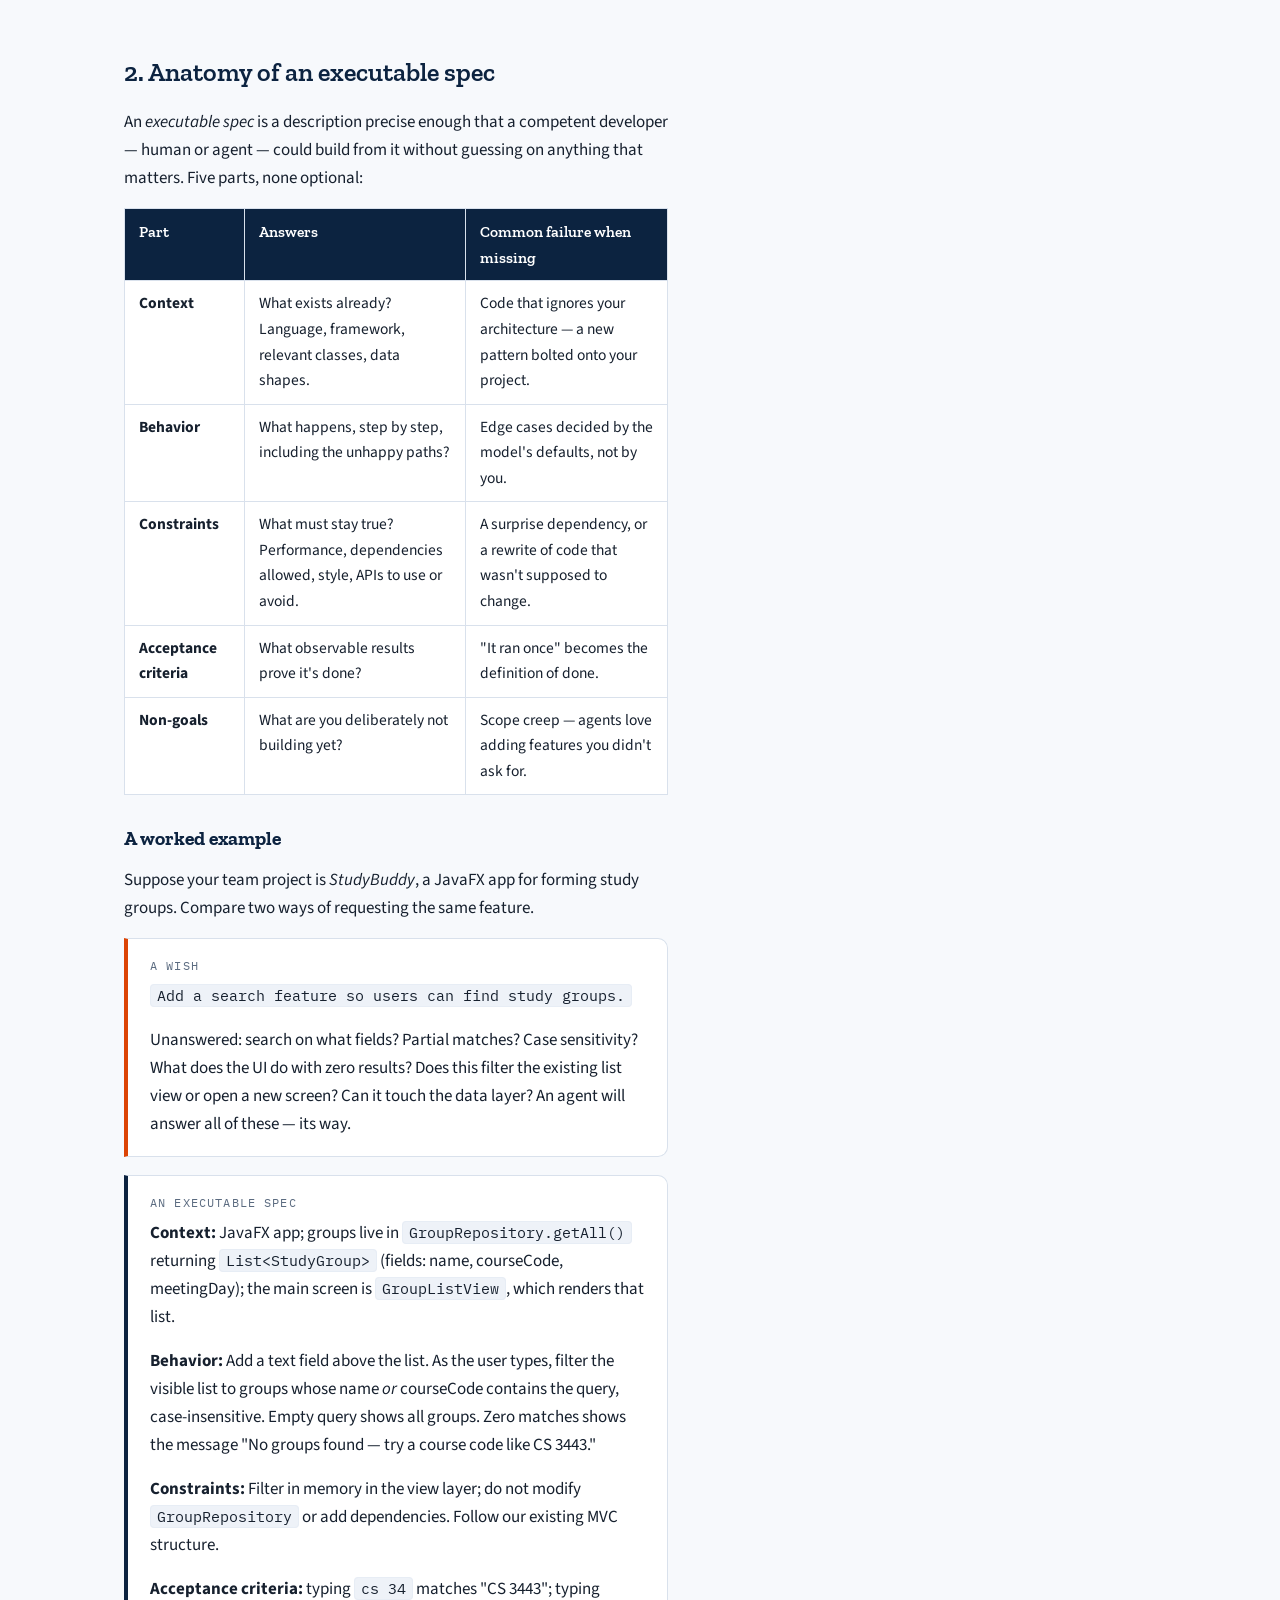
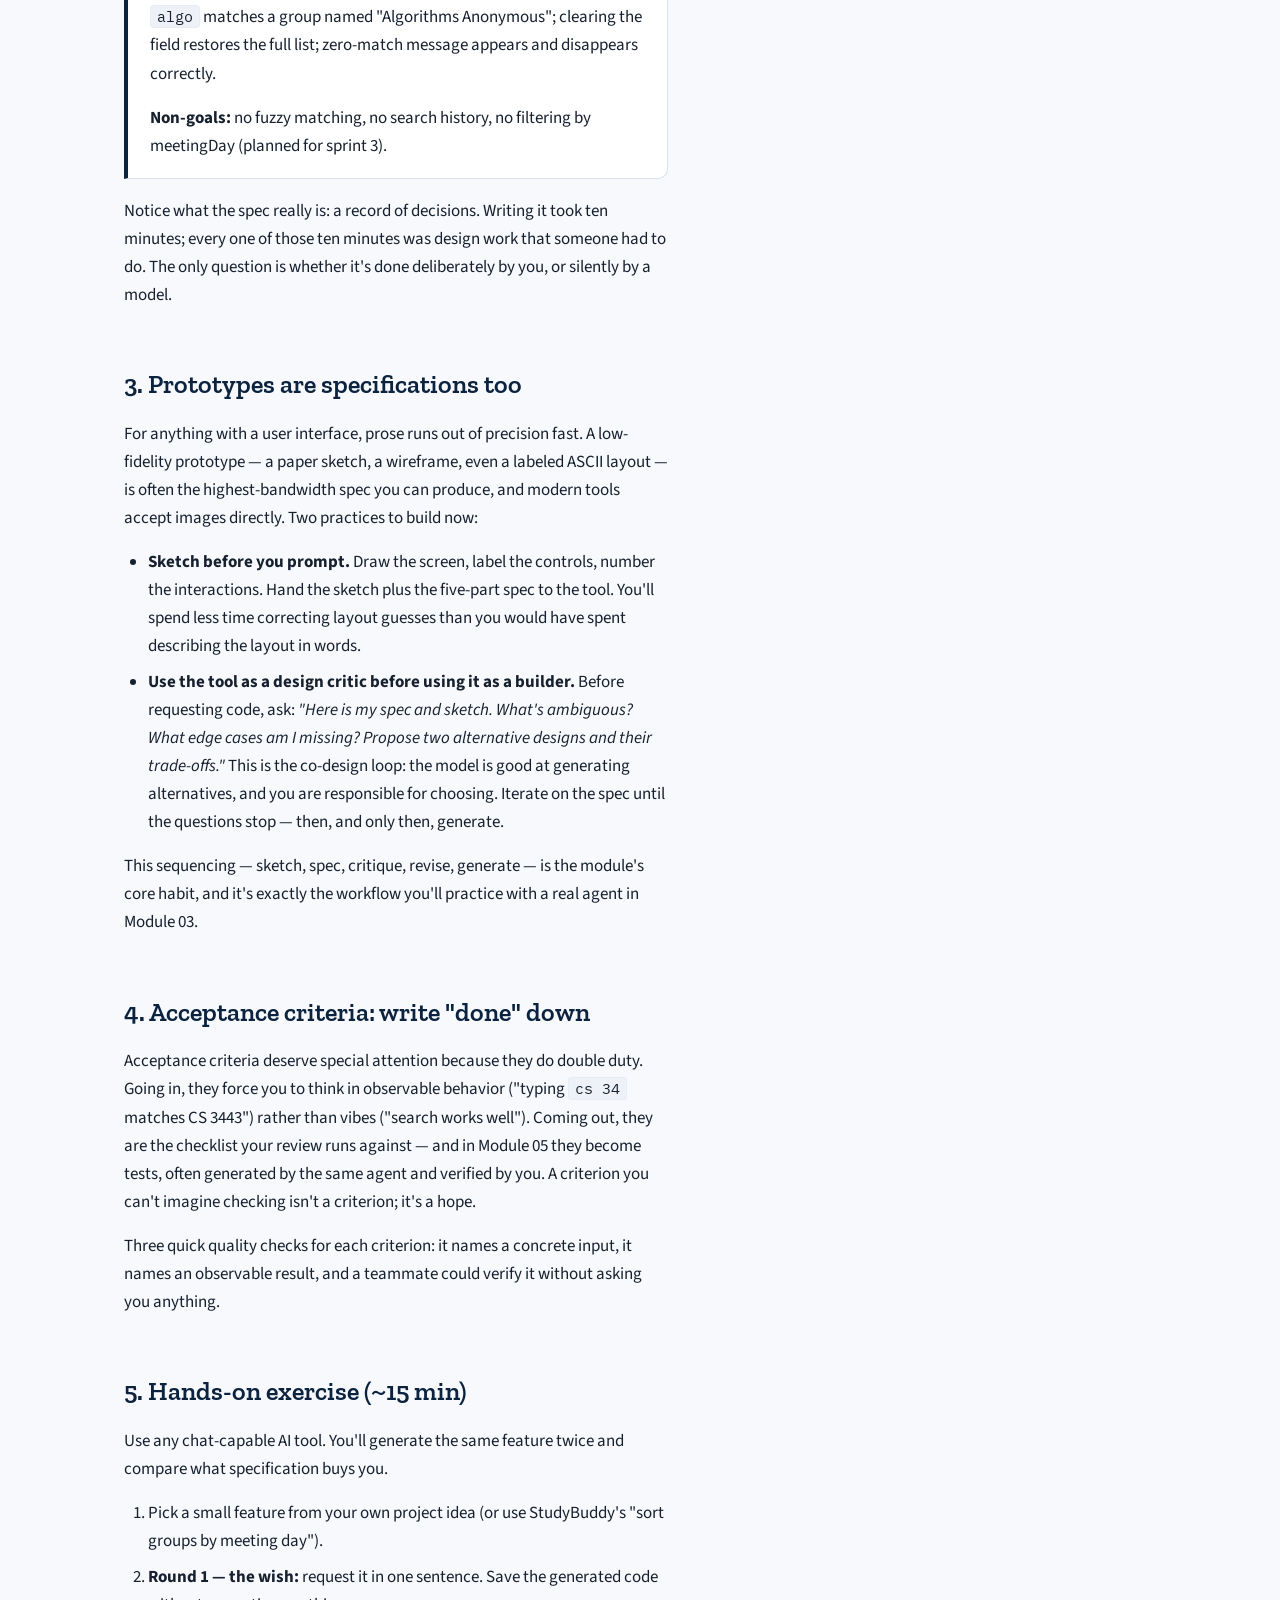
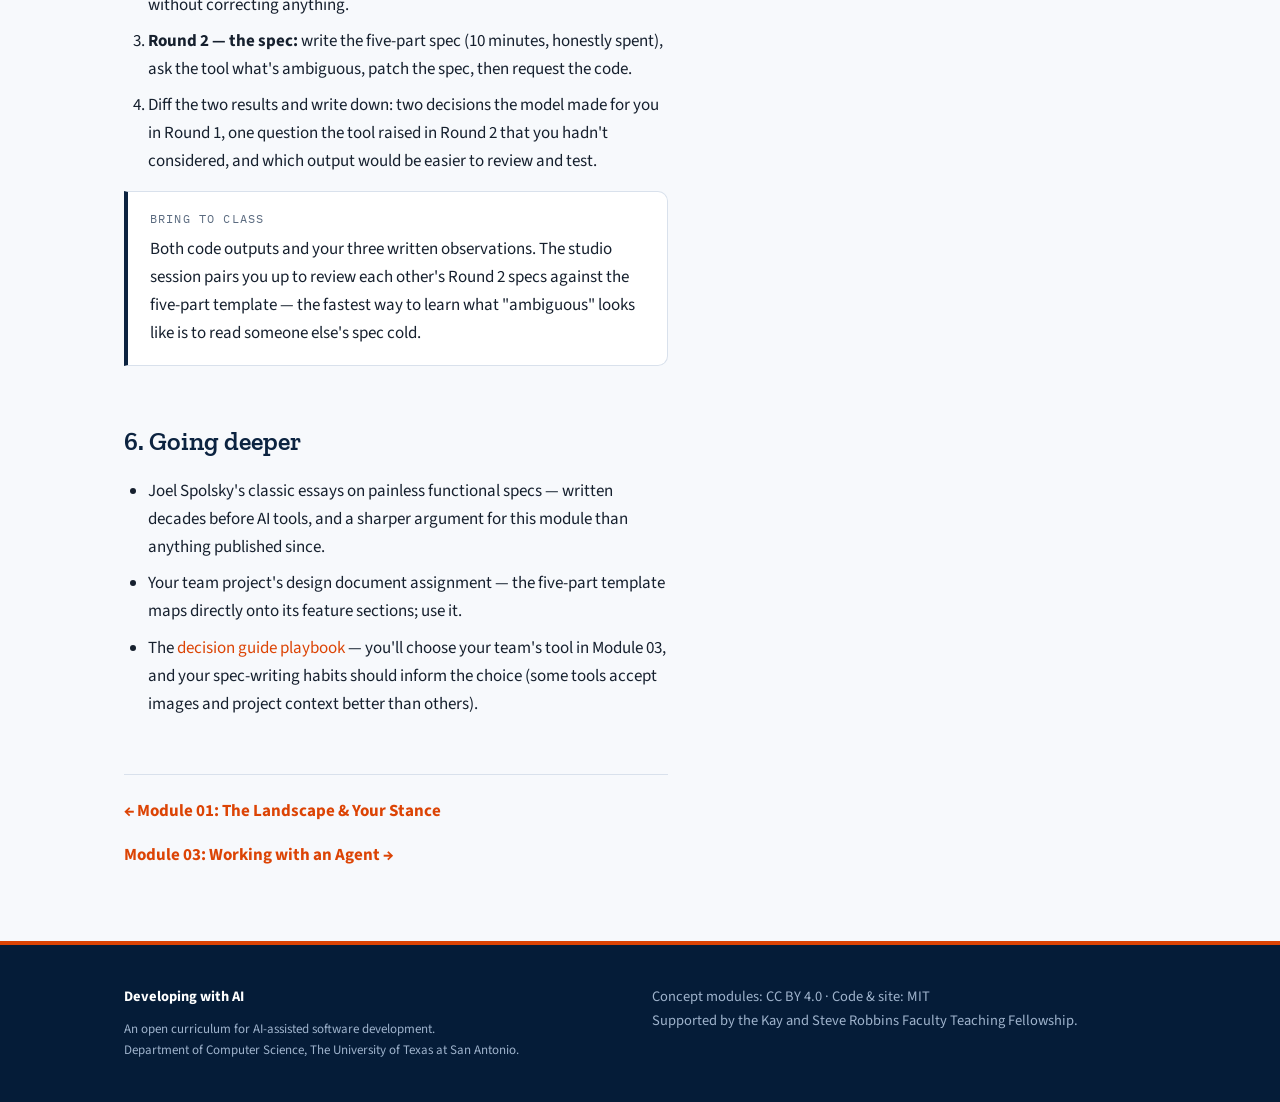
<file: module-2.html>
<!DOCTYPE html>
<html lang="en">
<head>
<meta charset="UTF-8">
<meta name="viewport" content="width=device-width, initial-scale=1.0">
<title>Module 02 · Specification Before Generation — Developing with AI</title>
<link rel="preconnect" href="https://fonts.googleapis.com">
<link href="https://fonts.googleapis.com/css2?family=Zilla+Slab:wght@500;600;700&family=Source+Sans+3:wght@400;600;700&family=IBM+Plex+Mono:wght@400;500&display=swap" rel="stylesheet">
<link rel="stylesheet" href="styles.css">
</head>
<body>

<header class="site-header">
  <div class="wrap">
    <a class="brand" href="index.html">
      <span class="mark">Developing <em>with</em> AI</span>
      <span class="org">UT San Antonio · CS 3443</span>
    </a>
    <nav class="site-nav" aria-label="Site">
      <a href="index.html">Home</a>
      <a href="index.html#modules" aria-current="page">Modules</a>
      <a href="playbooks.html">Tool Playbooks</a>
      <a href="instructors.html">For Instructors</a>
    </nav>
  </div>
</header>

<div class="article-hero">
  <div class="wrap">
    <p class="crumbs"><a href="index.html#modules">Modules</a> / 02</p>
    <h1>Specification Before Generation</h1>
    <div class="meta-row">
      <span class="chip chip-durable">Durable</span>
      <span class="stat">~20 MIN · VIDEO + READING + EXERCISE</span>
    </div>
  </div>
</div>

<div class="article">
  <div class="wrap article-grid">

    <article class="prose">

      <div class="callout">
        <span class="label">Learning objectives</span>
        <p>By the end of this module you can:</p>
        <ul>
          <li>Explain why specification quality, not generation speed, is the bottleneck in AI-assisted development.</li>
          <li>Write an executable spec using the five-part template: context, behavior, constraints, acceptance criteria, and non-goals.</li>
          <li>Use a low-fidelity prototype as a specification, and run a design conversation with an AI tool <em>before</em> any code exists.</li>
          <li>Recognize an underspecified request by the questions a careful developer would have to ask back.</li>
        </ul>
      </div>

      <div class="video-slot" role="img" aria-label="Video placeholder: Module 2 overview, about 7 minutes">
        <span class="play">▶</span>
        <strong style="color:#fff;">Module 02 overview</strong>
        <span class="mono" style="font-size:12px;">VIDEO · ~7 MIN · [RECORD SUMMER 2026]</span>
      </div>

      <h2 id="bottleneck">1. The bottleneck moved</h2>
      <p>For most of computing history, the expensive part of software was typing it:
         translating an idea into correct syntax, line by line. AI agents have made
         that part cheap. What they have <em>not</em> made cheap is knowing what to
         build. An agent will happily produce two hundred lines from a one-sentence
         request — it just won't be the two hundred lines you needed, because the
         missing decisions didn't disappear. The agent made them for you, silently,
         and usually with the most generic possible answer.</p>
      <p>This is why CS 3443 puts design before development, and why this module comes
         before any tool playbook. A specification is where you make the decisions
         that are yours to make. Everything you hand to an agent later — and everything
         you'll review when it comes back — is downstream of it.</p>
      <blockquote>A useful test: if two reasonable developers could read your request
        and build meaningfully different things, it isn't a spec yet. It's a wish.</blockquote>

      <h2 id="anatomy">2. Anatomy of an executable spec</h2>
      <p>An <em>executable spec</em> is a description precise enough that a competent
         developer — human or agent — could build from it without guessing on anything
         that matters. Five parts, none optional:</p>

      <table class="simple">
        <thead>
          <tr><th>Part</th><th>Answers</th><th>Common failure when missing</th></tr>
        </thead>
        <tbody>
          <tr>
            <td><strong>Context</strong></td>
            <td>What exists already? Language, framework, relevant classes, data shapes.</td>
            <td>Code that ignores your architecture — a new pattern bolted onto your project.</td>
          </tr>
          <tr>
            <td><strong>Behavior</strong></td>
            <td>What happens, step by step, including the unhappy paths?</td>
            <td>Edge cases decided by the model's defaults, not by you.</td>
          </tr>
          <tr>
            <td><strong>Constraints</strong></td>
            <td>What must stay true? Performance, dependencies allowed, style, APIs to use or avoid.</td>
            <td>A surprise dependency, or a rewrite of code that wasn't supposed to change.</td>
          </tr>
          <tr>
            <td><strong>Acceptance criteria</strong></td>
            <td>What observable results prove it's done?</td>
            <td>"It ran once" becomes the definition of done.</td>
          </tr>
          <tr>
            <td><strong>Non-goals</strong></td>
            <td>What are you deliberately not building yet?</td>
            <td>Scope creep — agents love adding features you didn't ask for.</td>
          </tr>
        </tbody>
      </table>

      <h3 id="example">A worked example</h3>
      <p>Suppose your team project is <em>StudyBuddy</em>, a JavaFX app for forming
         study groups. Compare two ways of requesting the same feature.</p>

      <div class="callout warn">
        <span class="label">A wish</span>
        <p><code>Add a search feature so users can find study groups.</code></p>
        <p>Unanswered: search on what fields? Partial matches? Case sensitivity? What
           does the UI do with zero results? Does this filter the existing list view
           or open a new screen? Can it touch the data layer? An agent will answer
           all of these — its way.</p>
      </div>

      <div class="callout">
        <span class="label">An executable spec</span>
        <p><strong>Context:</strong> JavaFX app; groups live in
           <code>GroupRepository.getAll()</code> returning <code>List&lt;StudyGroup&gt;</code>
           (fields: name, courseCode, meetingDay); the main screen is
           <code>GroupListView</code>, which renders that list.</p>
        <p><strong>Behavior:</strong> Add a text field above the list. As the user
           types, filter the visible list to groups whose name <em>or</em> courseCode
           contains the query, case-insensitive. Empty query shows all groups. Zero
           matches shows the message "No groups found — try a course code like CS 3443."</p>
        <p><strong>Constraints:</strong> Filter in memory in the view layer; do not
           modify <code>GroupRepository</code> or add dependencies. Follow our existing
           MVC structure.</p>
        <p><strong>Acceptance criteria:</strong> typing <code>cs 34</code> matches
           "CS 3443"; typing <code>algo</code> matches a group named "Algorithms Anonymous";
           clearing the field restores the full list; zero-match message appears and disappears correctly.</p>
        <p><strong>Non-goals:</strong> no fuzzy matching, no search history, no filtering
           by meetingDay (planned for sprint 3).</p>
      </div>

      <p>Notice what the spec really is: a record of decisions. Writing it took ten
         minutes; every one of those ten minutes was design work that someone had to
         do. The only question is whether it's done deliberately by you, or silently
         by a model.</p>

      <h2 id="prototypes">3. Prototypes are specifications too</h2>
      <p>For anything with a user interface, prose runs out of precision fast. A
         low-fidelity prototype — a paper sketch, a wireframe, even a labeled ASCII
         layout — is often the highest-bandwidth spec you can produce, and modern
         tools accept images directly. Two practices to build now:</p>
      <ul>
        <li><strong>Sketch before you prompt.</strong> Draw the screen, label the
            controls, number the interactions. Hand the sketch plus the five-part spec
            to the tool. You'll spend less time correcting layout guesses than you
            would have spent describing the layout in words.</li>
        <li><strong>Use the tool as a design critic before using it as a builder.</strong>
            Before requesting code, ask: <em>"Here is my spec and sketch. What's
            ambiguous? What edge cases am I missing? Propose two alternative designs
            and their trade-offs."</em> This is the co-design loop: the model is good
            at generating alternatives, and you are responsible for choosing. Iterate
            on the spec until the questions stop — then, and only then, generate.</li>
      </ul>
      <p>This sequencing — sketch, spec, critique, revise, generate — is the module's
         core habit, and it's exactly the workflow you'll practice with a real agent
         in Module 03.</p>

      <h2 id="criteria">4. Acceptance criteria: write "done" down</h2>
      <p>Acceptance criteria deserve special attention because they do double duty.
         Going in, they force you to think in observable behavior ("typing
         <code>cs 34</code> matches CS 3443") rather than vibes ("search works well").
         Coming out, they are the checklist your review runs against — and in
         Module 05 they become tests, often generated by the same agent and verified
         by you. A criterion you can't imagine checking isn't a criterion; it's a hope.</p>
      <p>Three quick quality checks for each criterion: it names a concrete input,
         it names an observable result, and a teammate could verify it without asking
         you anything.</p>

      <h2 id="exercise">5. Hands-on exercise (~15 min)</h2>
      <p>Use any chat-capable AI tool. You'll generate the same feature twice and
         compare what specification buys you.</p>
      <ol>
        <li>Pick a small feature from your own project idea (or use StudyBuddy's
            "sort groups by meeting day").</li>
        <li><strong>Round 1 — the wish:</strong> request it in one sentence. Save the
            generated code without correcting anything.</li>
        <li><strong>Round 2 — the spec:</strong> write the five-part spec (10 minutes,
            honestly spent), ask the tool what's ambiguous, patch the spec, then
            request the code.</li>
        <li>Diff the two results and write down: two decisions the model made for you
            in Round 1, one question the tool raised in Round 2 that you hadn't
            considered, and which output would be easier to review and test.</li>
      </ol>
      <div class="callout">
        <span class="label">Bring to class</span>
        <p>Both code outputs and your three written observations. The studio session
           pairs you up to review each other's Round 2 specs against the five-part
           template — the fastest way to learn what "ambiguous" looks like is to read
           someone else's spec cold.</p>
      </div>

      <h2 id="reading">6. Going deeper</h2>
      <ul>
        <li>Joel Spolsky's classic essays on painless functional specs — written
            decades before AI tools, and a sharper argument for this module than
            anything published since.</li>
        <li>Your team project's design document assignment — the five-part template
            maps directly onto its feature sections; use it.</li>
        <li>The <a href="playbooks.html">decision guide playbook</a> — you'll choose
            your team's tool in Module 03, and your spec-writing habits should inform
            the choice (some tools accept images and project context better than others).</li>
      </ul>

      <nav class="pager" aria-label="Module navigation">
        <a href="module-1.html">← Module 01: The Landscape &amp; Your Stance</a>
        <a href="module-3.html">Module 03: Working with an Agent →</a>
      </nav>
    </article>

    <aside class="toc" aria-label="On this page">
      <p class="label">On this page</p>
      <ol>
        <li><a href="#bottleneck">The bottleneck moved</a></li>
        <li><a href="#anatomy">Anatomy of a spec</a></li>
        <li><a href="#prototypes">Prototypes as specs</a></li>
        <li><a href="#criteria">Acceptance criteria</a></li>
        <li><a href="#exercise">Hands-on exercise</a></li>
        <li><a href="#reading">Going deeper</a></li>
      </ol>
    </aside>

  </div>
</div>

<footer class="site-footer">
  <div class="wrap">
    <div>
      <strong style="color:#fff;">Developing with AI</strong>
      <p class="fineprint">An open curriculum for AI-assisted software development.<br>
      Department of Computer Science, The University of Texas at San Antonio.</p>
    </div>
    <div>
      <p>Concept modules: CC BY 4.0 · Code &amp; site: MIT<br>
      Supported by the Kay and Steve Robbins Faculty Teaching Fellowship.</p>
    </div>
  </div>
</footer>

</body>
</html>
</file>
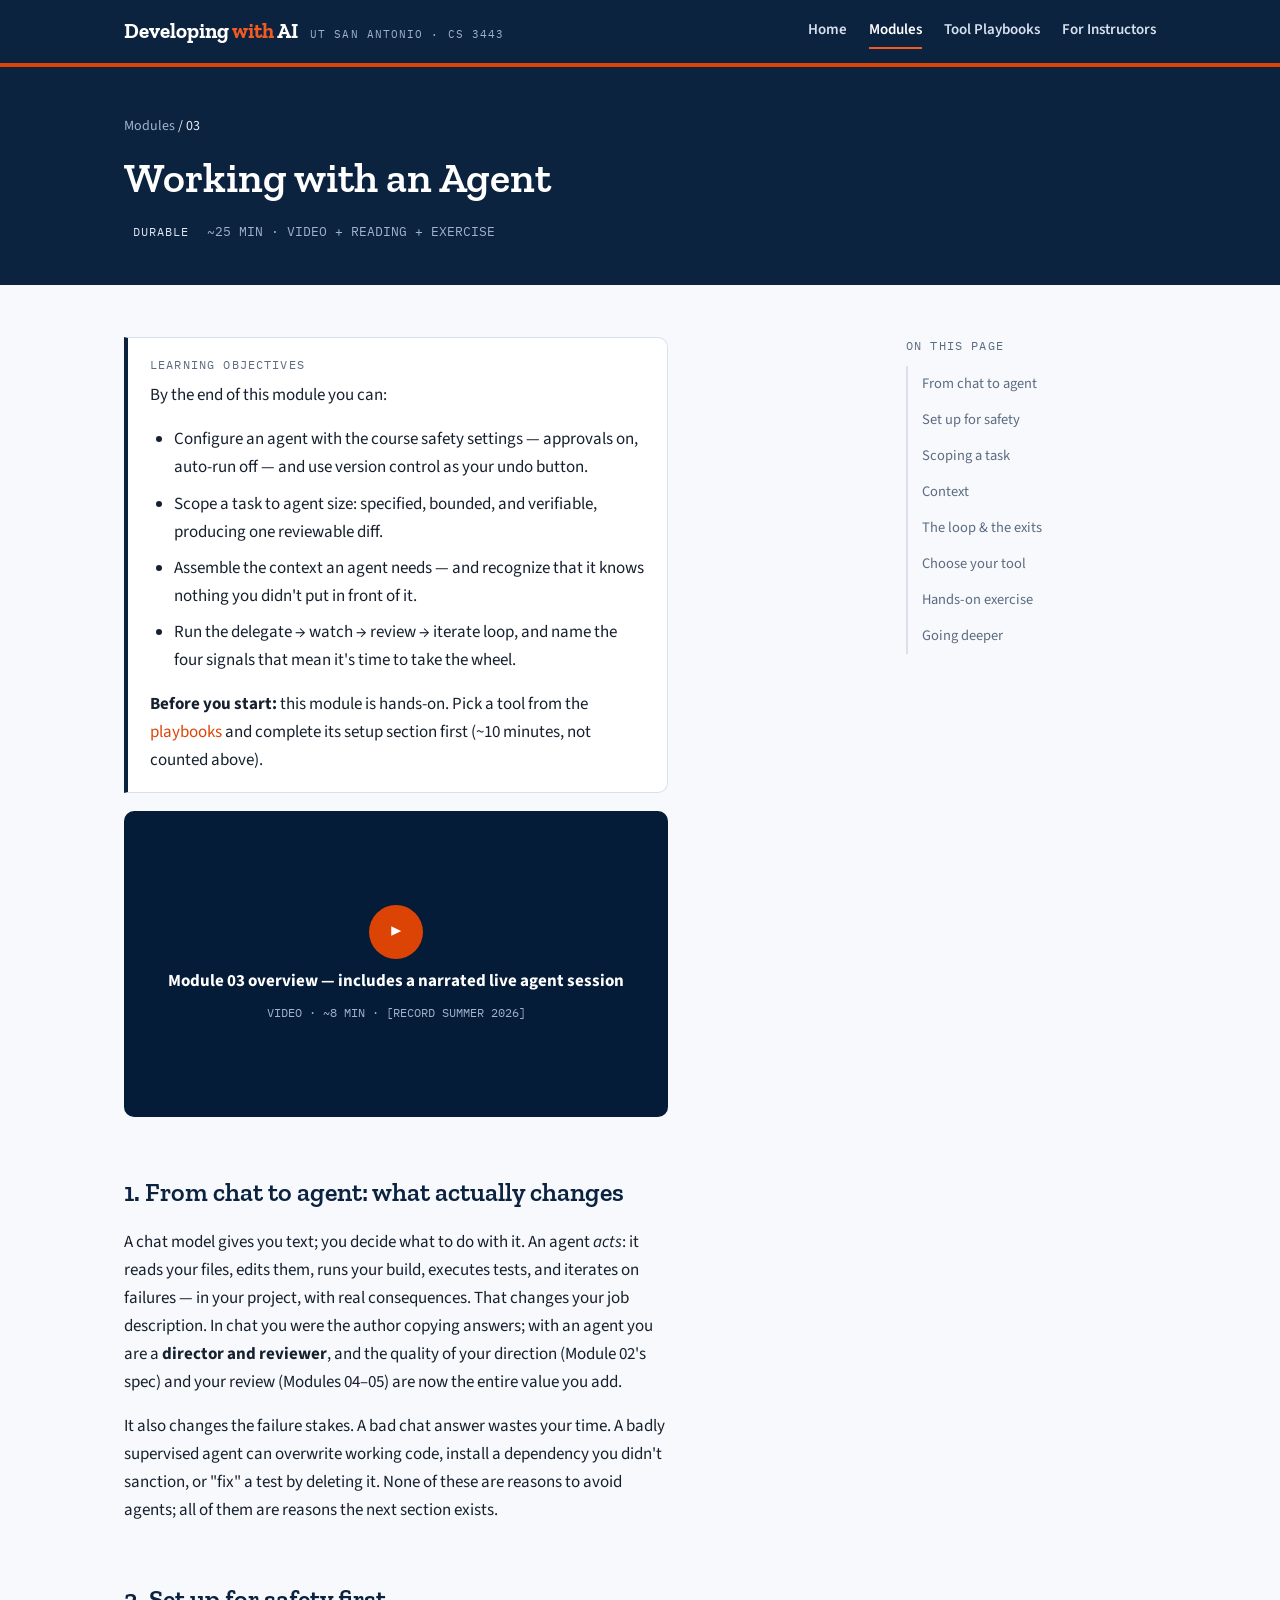
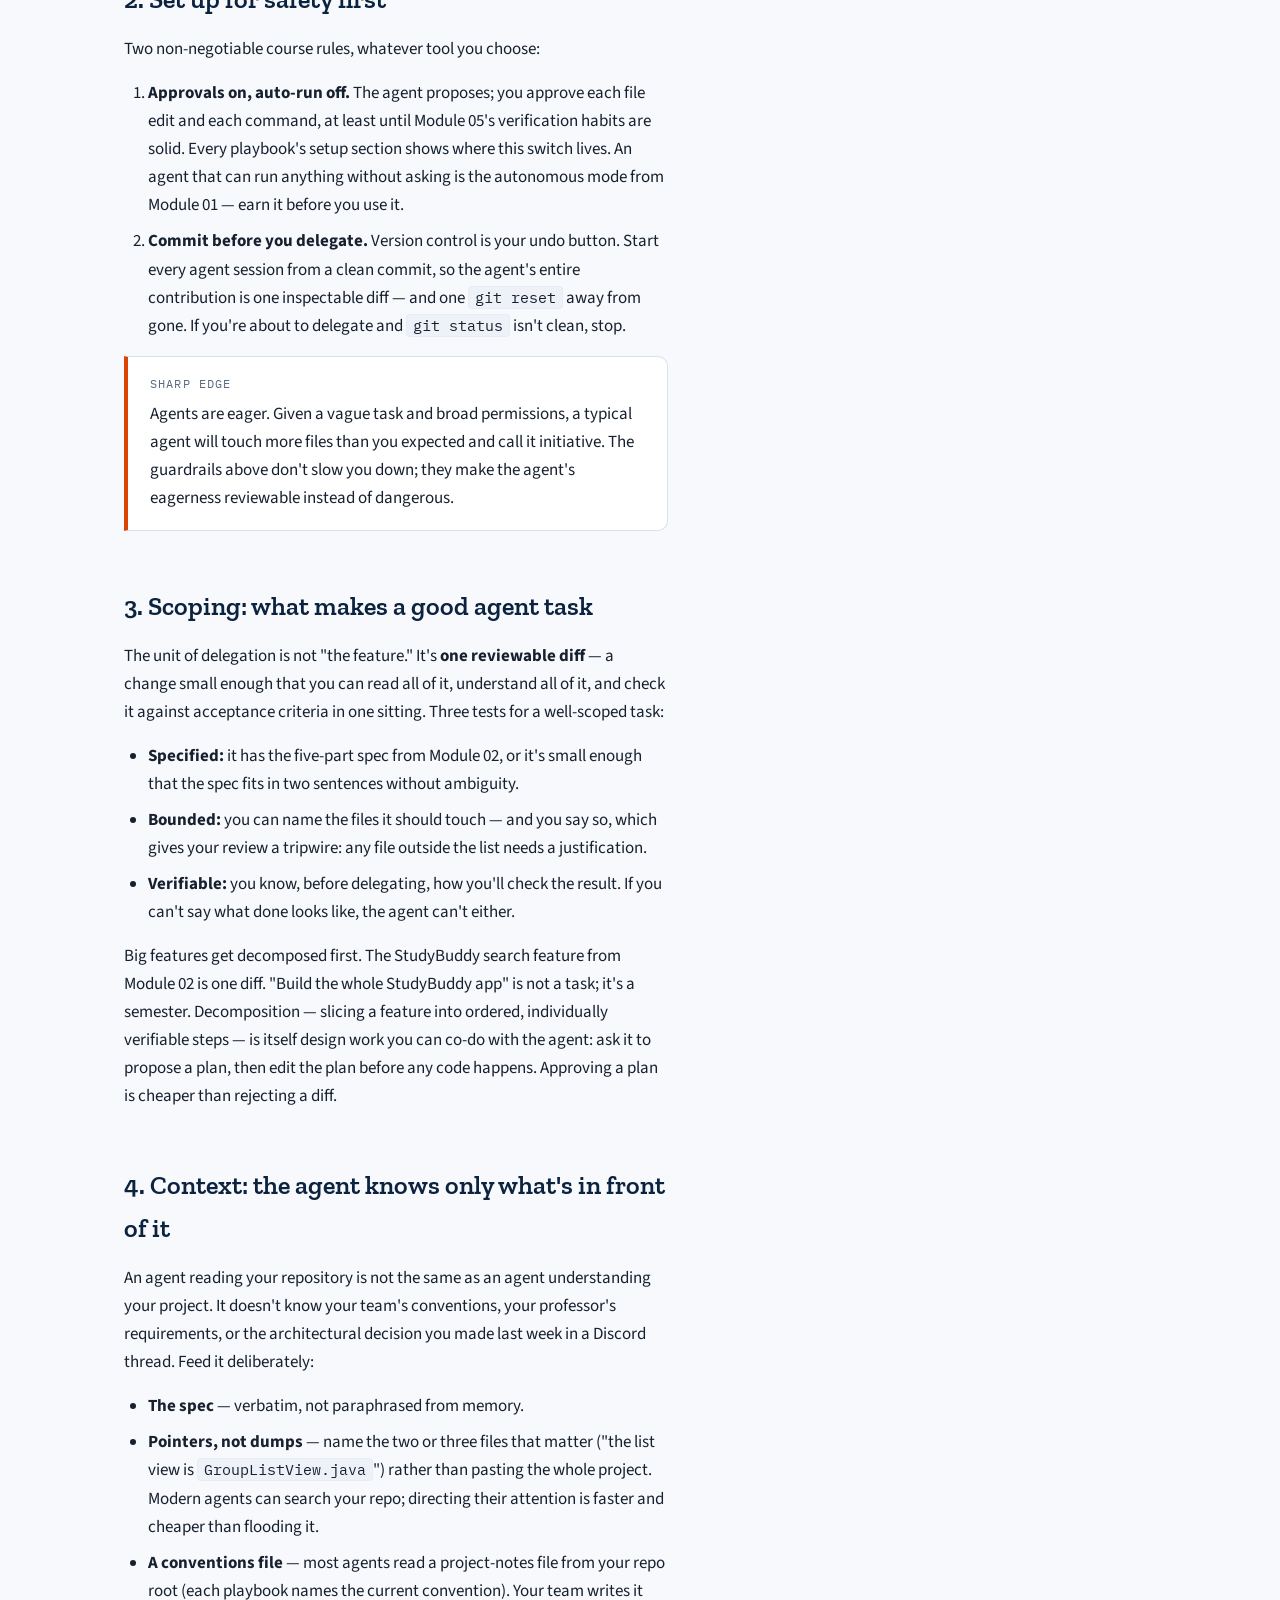
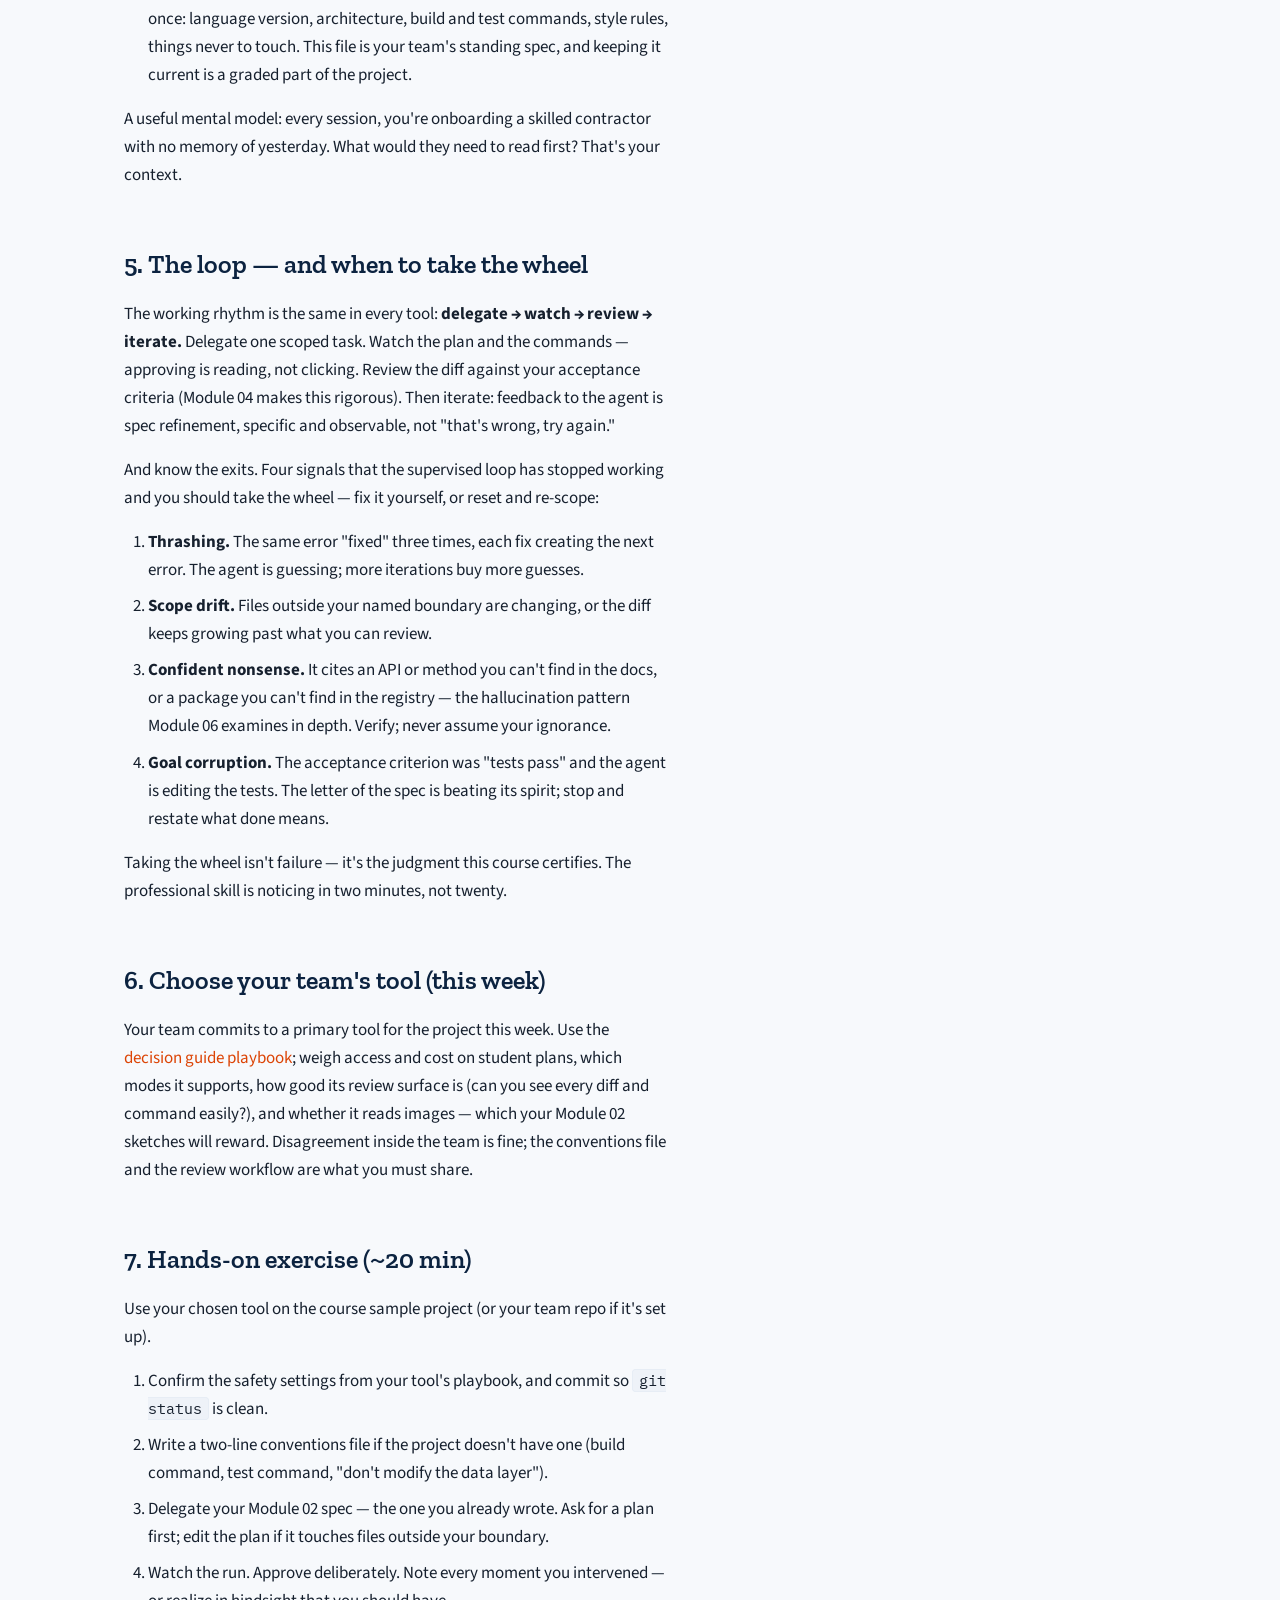
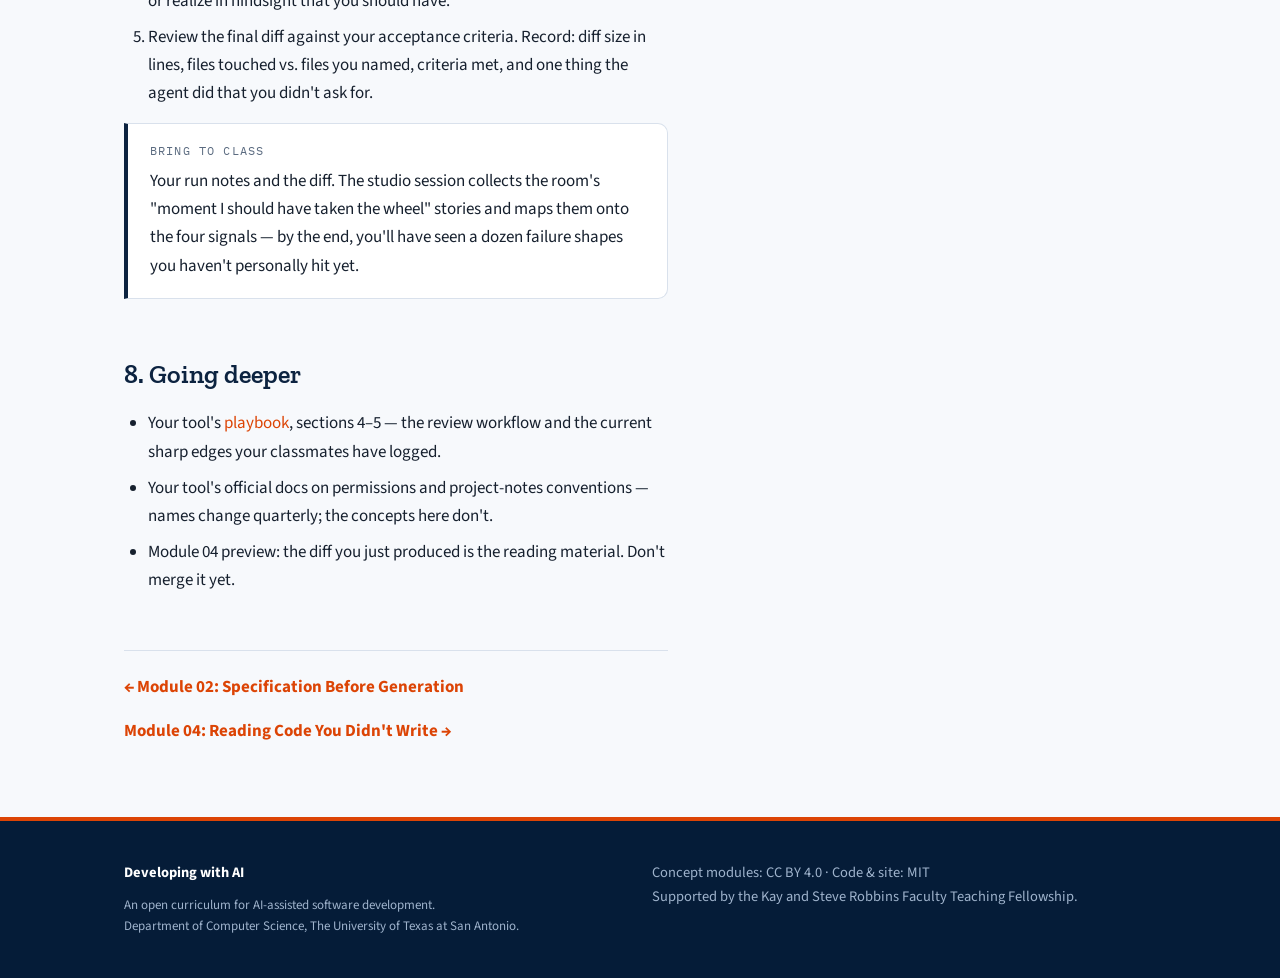
<file: module-3.html>
<!DOCTYPE html>
<html lang="en">
<head>
<meta charset="UTF-8">
<meta name="viewport" content="width=device-width, initial-scale=1.0">
<title>Module 03 · Working with an Agent — Developing with AI</title>
<link rel="preconnect" href="https://fonts.googleapis.com">
<link href="https://fonts.googleapis.com/css2?family=Zilla+Slab:wght@500;600;700&family=Source+Sans+3:wght@400;600;700&family=IBM+Plex+Mono:wght@400;500&display=swap" rel="stylesheet">
<link rel="stylesheet" href="styles.css">
</head>
<body>

<header class="site-header">
  <div class="wrap">
    <a class="brand" href="index.html">
      <span class="mark">Developing <em>with</em> AI</span>
      <span class="org">UT San Antonio · CS 3443</span>
    </a>
    <nav class="site-nav" aria-label="Site">
      <a href="index.html">Home</a>
      <a href="index.html#modules" aria-current="page">Modules</a>
      <a href="playbooks.html">Tool Playbooks</a>
      <a href="instructors.html">For Instructors</a>
    </nav>
  </div>
</header>

<div class="article-hero">
  <div class="wrap">
    <p class="crumbs"><a href="index.html#modules">Modules</a> / 03</p>
    <h1>Working with an Agent</h1>
    <div class="meta-row">
      <span class="chip chip-durable">Durable</span>
      <span class="stat">~25 MIN · VIDEO + READING + EXERCISE</span>
    </div>
  </div>
</div>

<div class="article">
  <div class="wrap article-grid">

    <article class="prose">

      <div class="callout">
        <span class="label">Learning objectives</span>
        <p>By the end of this module you can:</p>
        <ul>
          <li>Configure an agent with the course safety settings — approvals on, auto-run off — and use version control as your undo button.</li>
          <li>Scope a task to agent size: specified, bounded, and verifiable, producing one reviewable diff.</li>
          <li>Assemble the context an agent needs — and recognize that it knows nothing you didn't put in front of it.</li>
          <li>Run the delegate → watch → review → iterate loop, and name the four signals that mean it's time to take the wheel.</li>
        </ul>
        <p style="margin-top:10px;"><strong>Before you start:</strong> this module is
           hands-on. Pick a tool from the <a href="playbooks.html">playbooks</a> and
           complete its setup section first (~10 minutes, not counted above).</p>
      </div>

      <div class="video-slot" role="img" aria-label="Video placeholder: Module 3 overview with live agent session, about 8 minutes">
        <span class="play">▶</span>
        <strong style="color:#fff;">Module 03 overview — includes a narrated live agent session</strong>
        <span class="mono" style="font-size:12px;">VIDEO · ~8 MIN · [RECORD SUMMER 2026]</span>
      </div>

      <h2 id="shift">1. From chat to agent: what actually changes</h2>
      <p>A chat model gives you text; you decide what to do with it. An agent
         <em>acts</em>: it reads your files, edits them, runs your build, executes
         tests, and iterates on failures — in your project, with real consequences.
         That changes your job description. In chat you were the author copying
         answers; with an agent you are a <strong>director and reviewer</strong>,
         and the quality of your direction (Module 02's spec) and your review
         (Modules 04–05) are now the entire value you add.</p>
      <p>It also changes the failure stakes. A bad chat answer wastes your time. A
         badly supervised agent can overwrite working code, install a dependency you
         didn't sanction, or "fix" a test by deleting it. None of these are reasons
         to avoid agents; all of them are reasons the next section exists.</p>

      <h2 id="setup">2. Set up for safety first</h2>
      <p>Two non-negotiable course rules, whatever tool you choose:</p>
      <ol>
        <li><strong>Approvals on, auto-run off.</strong> The agent proposes; you
            approve each file edit and each command, at least until Module 05's
            verification habits are solid. Every playbook's setup section shows where
            this switch lives. An agent that can run anything without asking is the
            autonomous mode from Module 01 — earn it before you use it.</li>
        <li><strong>Commit before you delegate.</strong> Version control is your undo
            button. Start every agent session from a clean commit, so the agent's
            entire contribution is one inspectable diff — and one
            <code>git reset</code> away from gone. If you're about to delegate and
            <code>git status</code> isn't clean, stop.</li>
      </ol>
      <div class="callout warn">
        <span class="label">Sharp edge</span>
        <p>Agents are eager. Given a vague task and broad permissions, a typical agent
           will touch more files than you expected and call it initiative. The
           guardrails above don't slow you down; they make the agent's eagerness
           reviewable instead of dangerous.</p>
      </div>

      <h2 id="scoping">3. Scoping: what makes a good agent task</h2>
      <p>The unit of delegation is not "the feature." It's <strong>one reviewable
         diff</strong> — a change small enough that you can read all of it, understand
         all of it, and check it against acceptance criteria in one sitting. Three
         tests for a well-scoped task:</p>
      <ul>
        <li><strong>Specified:</strong> it has the five-part spec from Module 02, or
            it's small enough that the spec fits in two sentences without ambiguity.</li>
        <li><strong>Bounded:</strong> you can name the files it should touch — and
            you say so, which gives your review a tripwire: any file outside the list
            needs a justification.</li>
        <li><strong>Verifiable:</strong> you know, before delegating, how you'll check
            the result. If you can't say what done looks like, the agent can't either.</li>
      </ul>
      <p>Big features get decomposed first. The StudyBuddy search feature from
         Module 02 is one diff. "Build the whole StudyBuddy app" is not a task; it's
         a semester. Decomposition — slicing a feature into ordered, individually
         verifiable steps — is itself design work you can co-do with the agent:
         ask it to propose a plan, then edit the plan before any code happens.
         Approving a plan is cheaper than rejecting a diff.</p>

      <h2 id="context">4. Context: the agent knows only what's in front of it</h2>
      <p>An agent reading your repository is not the same as an agent understanding
         your project. It doesn't know your team's conventions, your professor's
         requirements, or the architectural decision you made last week in a Discord
         thread. Feed it deliberately:</p>
      <ul>
        <li><strong>The spec</strong> — verbatim, not paraphrased from memory.</li>
        <li><strong>Pointers, not dumps</strong> — name the two or three files that
            matter ("the list view is <code>GroupListView.java</code>") rather than
            pasting the whole project. Modern agents can search your repo; directing
            their attention is faster and cheaper than flooding it.</li>
        <li><strong>A conventions file</strong> — most agents read a project-notes
            file from your repo root (each playbook names the current convention).
            Your team writes it once: language version, architecture, build and test
            commands, style rules, things never to touch. This file is your team's
            standing spec, and keeping it current is a graded part of the project.</li>
      </ul>
      <p>A useful mental model: every session, you're onboarding a skilled contractor
         with no memory of yesterday. What would they need to read first? That's
         your context.</p>

      <h2 id="loop">5. The loop — and when to take the wheel</h2>
      <p>The working rhythm is the same in every tool:
         <strong>delegate → watch → review → iterate.</strong> Delegate one scoped
         task. Watch the plan and the commands — approving is reading, not clicking.
         Review the diff against your acceptance criteria (Module 04 makes this
         rigorous). Then iterate: feedback to the agent is spec refinement, specific
         and observable, not "that's wrong, try again."</p>
      <p>And know the exits. Four signals that the supervised loop has stopped
         working and you should take the wheel — fix it yourself, or reset and
         re-scope:</p>
      <ol>
        <li><strong>Thrashing.</strong> The same error "fixed" three times, each fix
            creating the next error. The agent is guessing; more iterations buy more
            guesses.</li>
        <li><strong>Scope drift.</strong> Files outside your named boundary are
            changing, or the diff keeps growing past what you can review.</li>
        <li><strong>Confident nonsense.</strong> It cites an API or method you can't
            find in the docs, or a package you can't find in the registry — the
            hallucination pattern Module 06 examines in depth. Verify; never assume
            your ignorance.</li>
        <li><strong>Goal corruption.</strong> The acceptance criterion was "tests
            pass" and the agent is editing the tests. The letter of the spec is
            beating its spirit; stop and restate what done means.</li>
      </ol>
      <p>Taking the wheel isn't failure — it's the judgment this course certifies.
         The professional skill is noticing in two minutes, not twenty.</p>

      <h2 id="choose">6. Choose your team's tool (this week)</h2>
      <p>Your team commits to a primary tool for the project this week. Use the
         <a href="playbooks.html">decision guide playbook</a>; weigh access and cost
         on student plans, which modes it supports, how good its review surface is
         (can you see every diff and command easily?), and whether it reads images —
         which your Module 02 sketches will reward. Disagreement inside the team is
         fine; the conventions file and the review workflow are what you must share.</p>

      <h2 id="exercise">7. Hands-on exercise (~20 min)</h2>
      <p>Use your chosen tool on the course sample project (or your team repo if
         it's set up).</p>
      <ol>
        <li>Confirm the safety settings from your tool's playbook, and commit so
            <code>git status</code> is clean.</li>
        <li>Write a two-line conventions file if the project doesn't have one
            (build command, test command, "don't modify the data layer").</li>
        <li>Delegate your Module 02 spec — the one you already wrote. Ask for a plan
            first; edit the plan if it touches files outside your boundary.</li>
        <li>Watch the run. Approve deliberately. Note every moment you intervened —
            or realize in hindsight that you should have.</li>
        <li>Review the final diff against your acceptance criteria. Record: diff size
            in lines, files touched vs. files you named, criteria met, and one thing
            the agent did that you didn't ask for.</li>
      </ol>
      <div class="callout">
        <span class="label">Bring to class</span>
        <p>Your run notes and the diff. The studio session collects the room's
           "moment I should have taken the wheel" stories and maps them onto the four
           signals — by the end, you'll have seen a dozen failure shapes you haven't
           personally hit yet.</p>
      </div>

      <h2 id="reading">8. Going deeper</h2>
      <ul>
        <li>Your tool's <a href="playbooks.html">playbook</a>, sections 4–5 — the
            review workflow and the current sharp edges your classmates have logged.</li>
        <li>Your tool's official docs on permissions and project-notes conventions —
            names change quarterly; the concepts here don't.</li>
        <li>Module 04 preview: the diff you just produced is the reading material.
            Don't merge it yet.</li>
      </ul>

      <nav class="pager" aria-label="Module navigation">
        <a href="module-2.html">← Module 02: Specification Before Generation</a>
        <a href="module-4.html">Module 04: Reading Code You Didn&#39;t Write →</a>
      </nav>
    </article>

    <aside class="toc" aria-label="On this page">
      <p class="label">On this page</p>
      <ol>
        <li><a href="#shift">From chat to agent</a></li>
        <li><a href="#setup">Set up for safety</a></li>
        <li><a href="#scoping">Scoping a task</a></li>
        <li><a href="#context">Context</a></li>
        <li><a href="#loop">The loop &amp; the exits</a></li>
        <li><a href="#choose">Choose your tool</a></li>
        <li><a href="#exercise">Hands-on exercise</a></li>
        <li><a href="#reading">Going deeper</a></li>
      </ol>
    </aside>

  </div>
</div>

<footer class="site-footer">
  <div class="wrap">
    <div>
      <strong style="color:#fff;">Developing with AI</strong>
      <p class="fineprint">An open curriculum for AI-assisted software development.<br>
      Department of Computer Science, The University of Texas at San Antonio.</p>
    </div>
    <div>
      <p>Concept modules: CC BY 4.0 · Code &amp; site: MIT<br>
      Supported by the Kay and Steve Robbins Faculty Teaching Fellowship.</p>
    </div>
  </div>
</footer>

</body>
</html>
</file>
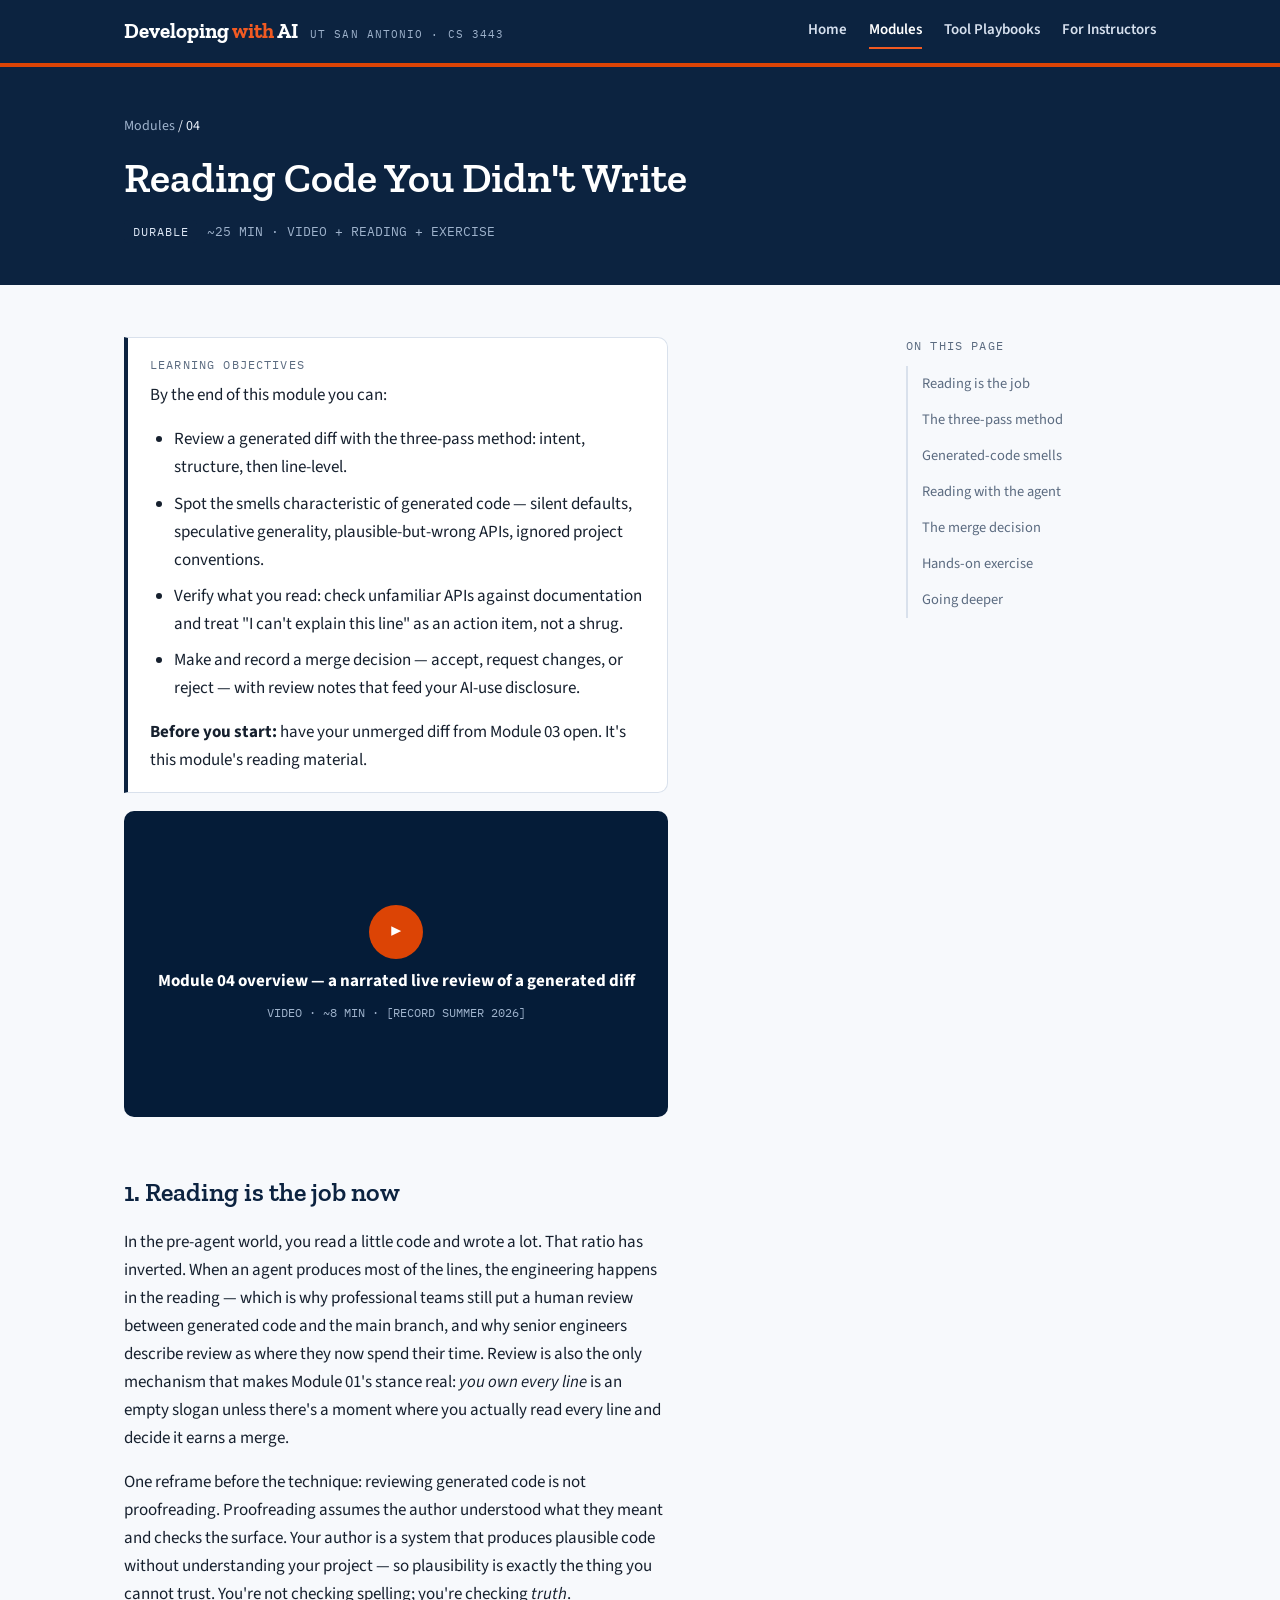
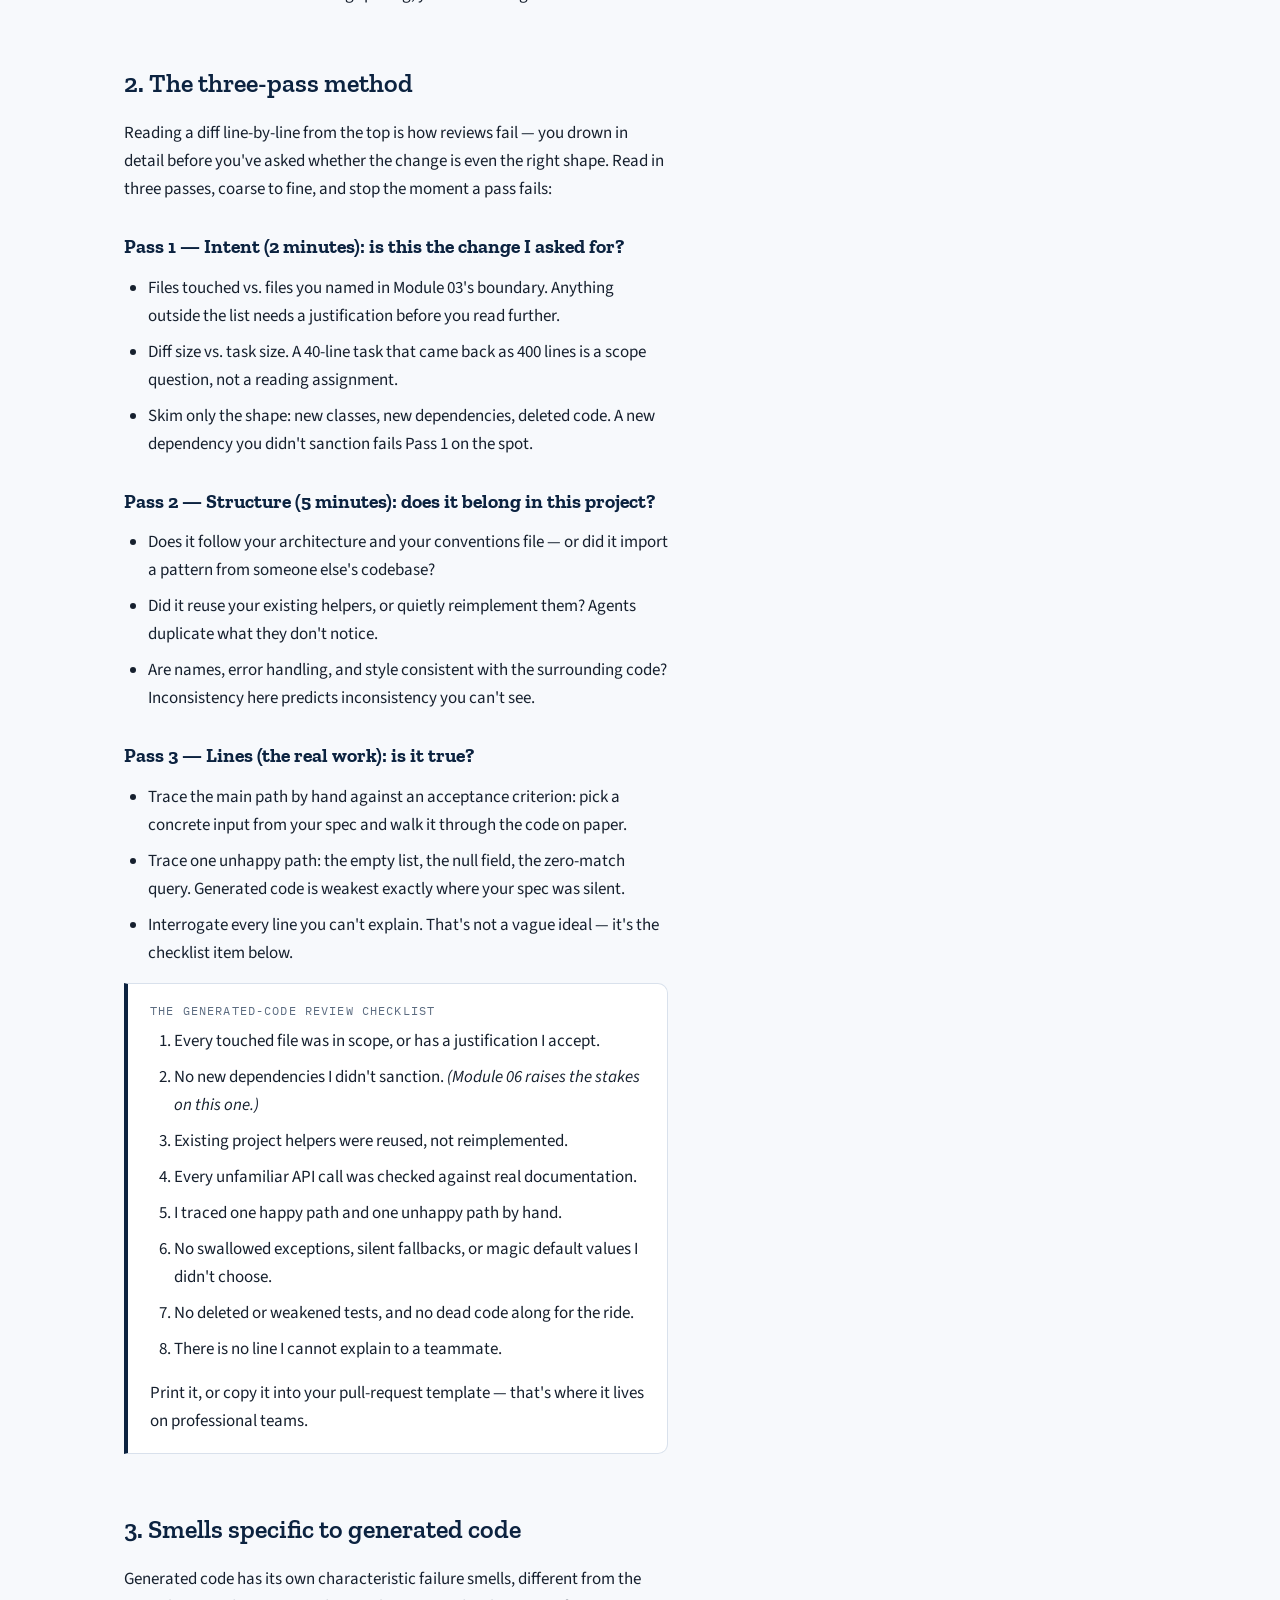
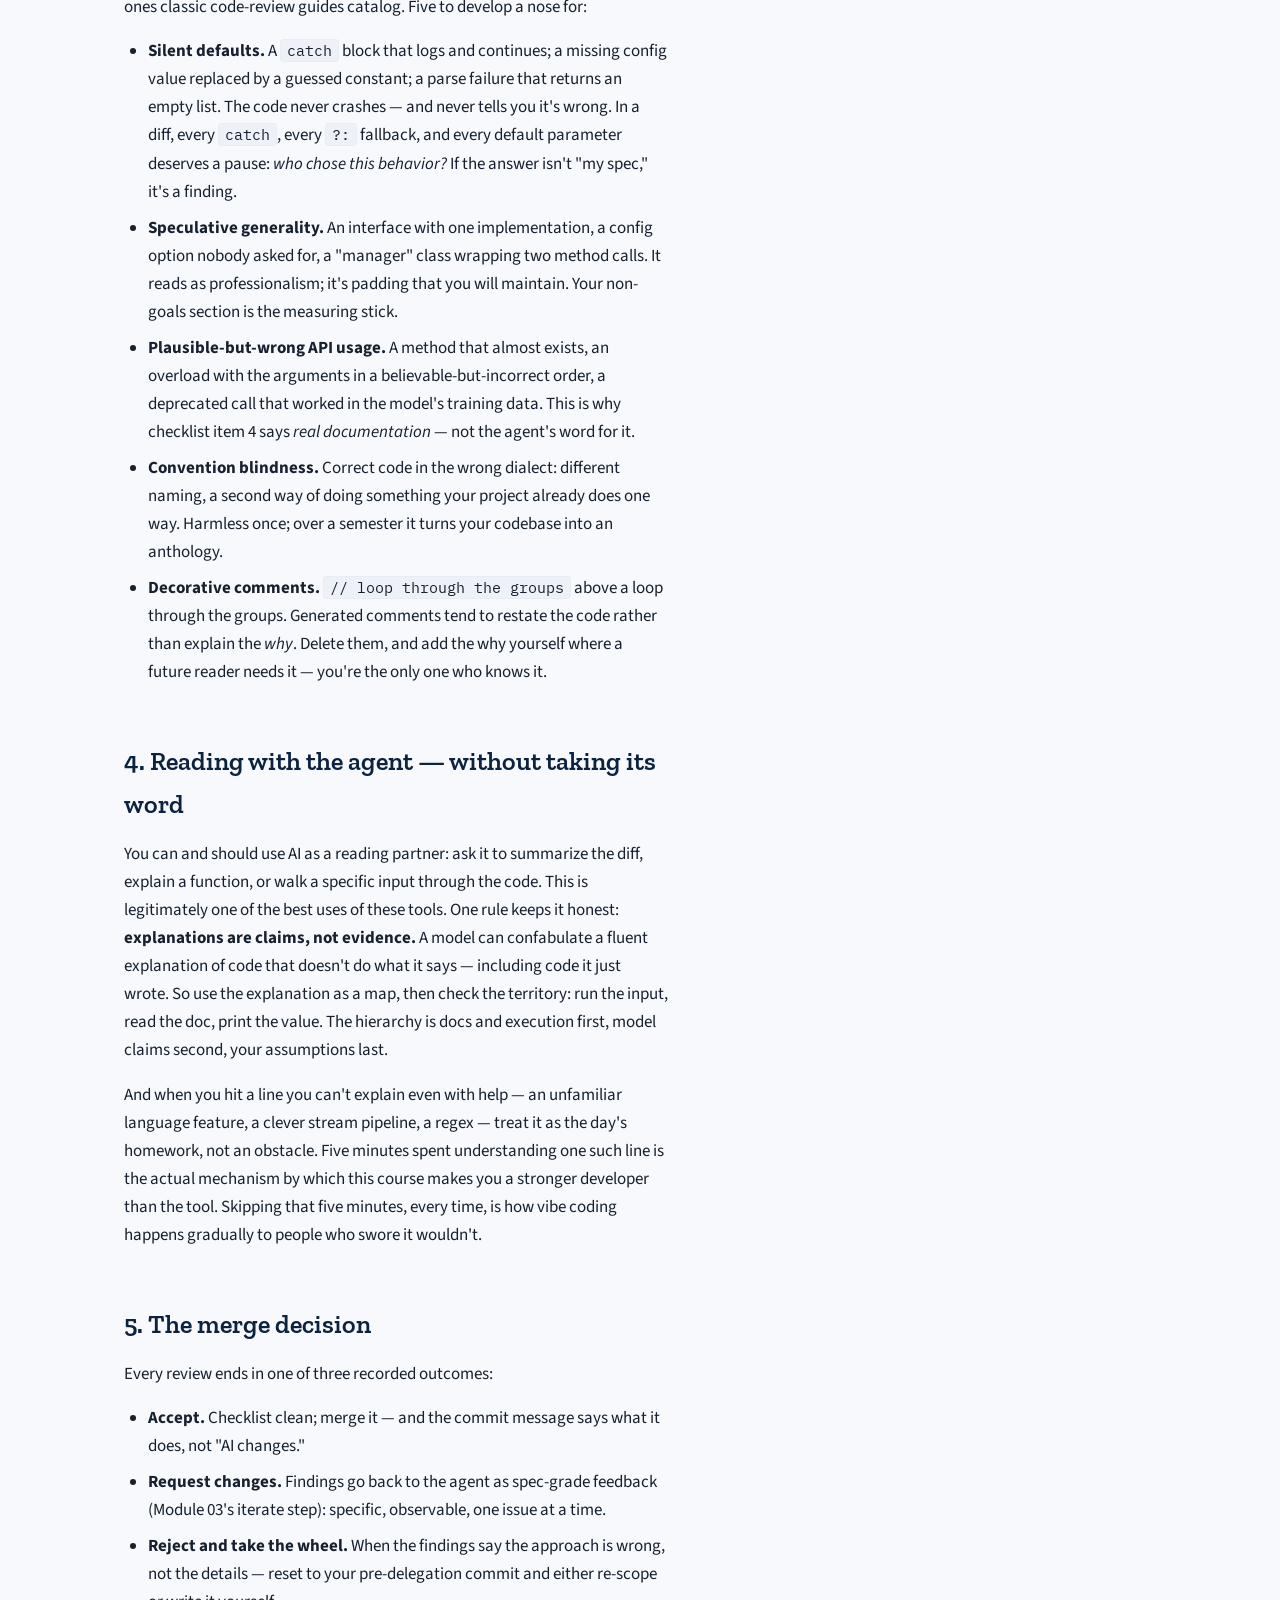
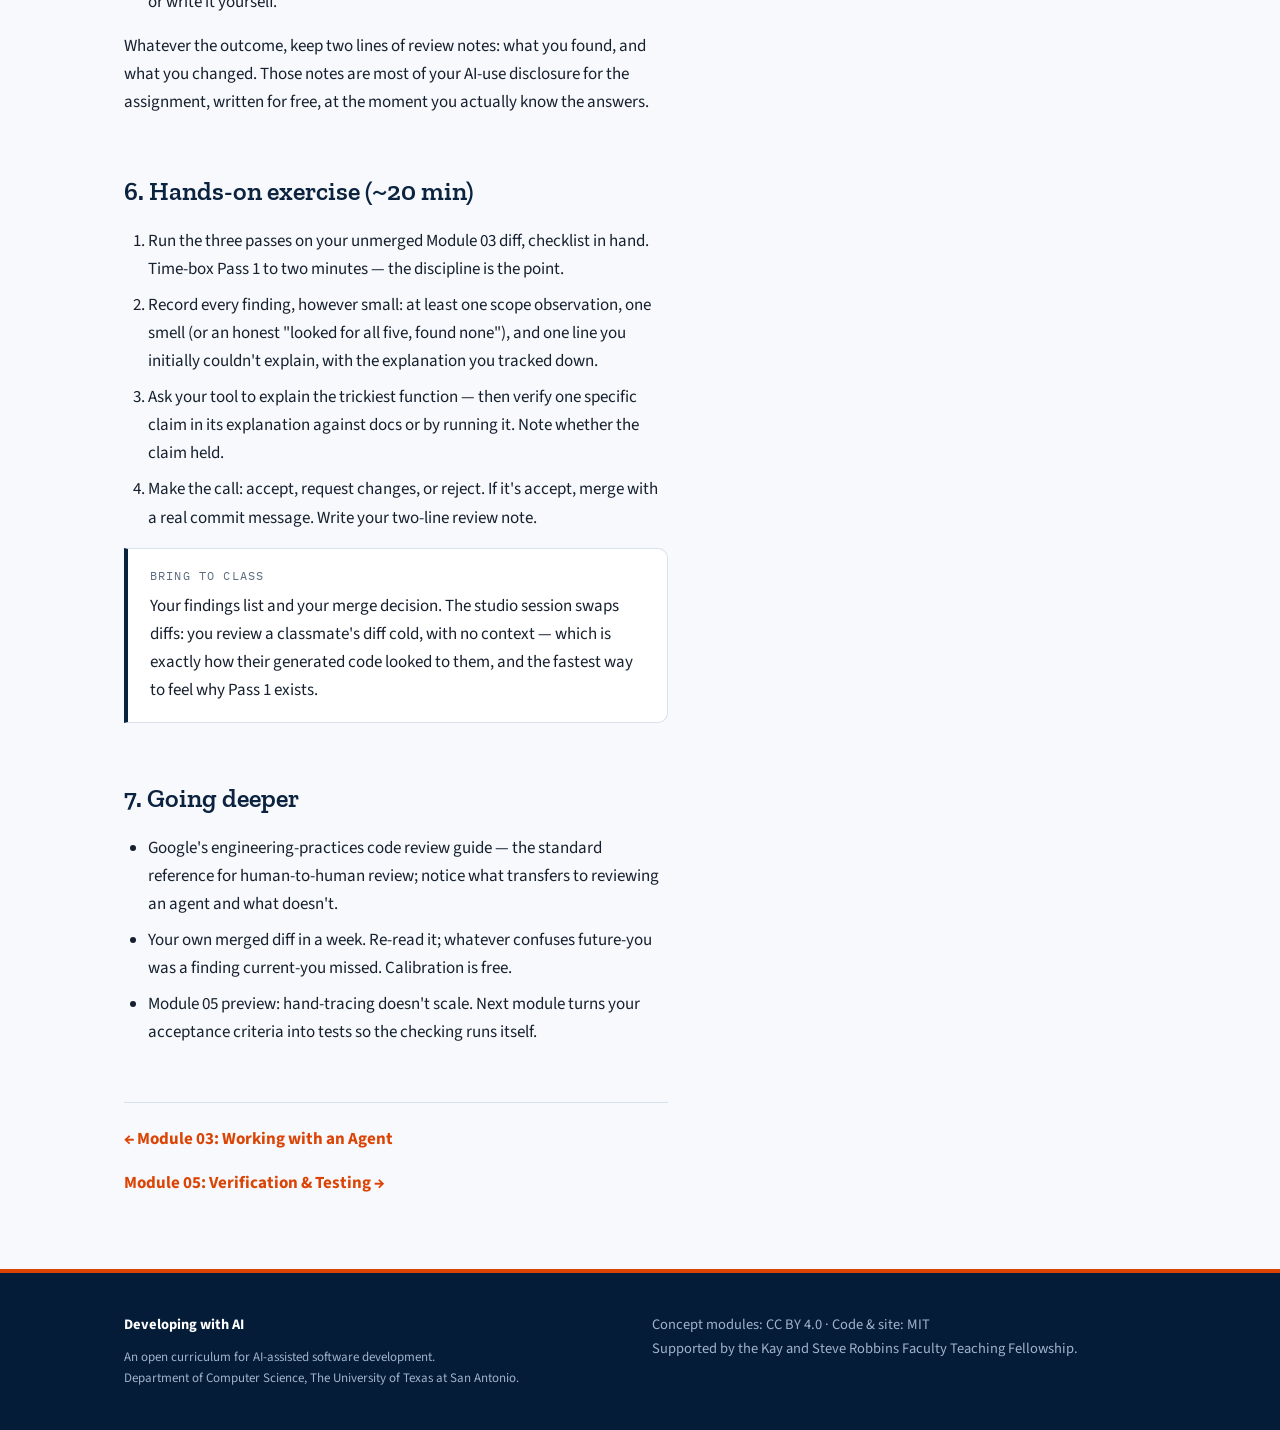
<file: module-4.html>
<!DOCTYPE html>
<html lang="en">
<head>
<meta charset="UTF-8">
<meta name="viewport" content="width=device-width, initial-scale=1.0">
<title>Module 04 · Reading Code You Didn't Write — Developing with AI</title>
<link rel="preconnect" href="https://fonts.googleapis.com">
<link href="https://fonts.googleapis.com/css2?family=Zilla+Slab:wght@500;600;700&family=Source+Sans+3:wght@400;600;700&family=IBM+Plex+Mono:wght@400;500&display=swap" rel="stylesheet">
<link rel="stylesheet" href="styles.css">
</head>
<body>

<header class="site-header">
  <div class="wrap">
    <a class="brand" href="index.html">
      <span class="mark">Developing <em>with</em> AI</span>
      <span class="org">UT San Antonio · CS 3443</span>
    </a>
    <nav class="site-nav" aria-label="Site">
      <a href="index.html">Home</a>
      <a href="index.html#modules" aria-current="page">Modules</a>
      <a href="playbooks.html">Tool Playbooks</a>
      <a href="instructors.html">For Instructors</a>
    </nav>
  </div>
</header>

<div class="article-hero">
  <div class="wrap">
    <p class="crumbs"><a href="index.html#modules">Modules</a> / 04</p>
    <h1>Reading Code You Didn't Write</h1>
    <div class="meta-row">
      <span class="chip chip-durable">Durable</span>
      <span class="stat">~25 MIN · VIDEO + READING + EXERCISE</span>
    </div>
  </div>
</div>

<div class="article">
  <div class="wrap article-grid">

    <article class="prose">

      <div class="callout">
        <span class="label">Learning objectives</span>
        <p>By the end of this module you can:</p>
        <ul>
          <li>Review a generated diff with the three-pass method: intent, structure, then line-level.</li>
          <li>Spot the smells characteristic of generated code — silent defaults, speculative generality, plausible-but-wrong APIs, ignored project conventions.</li>
          <li>Verify what you read: check unfamiliar APIs against documentation and treat "I can't explain this line" as an action item, not a shrug.</li>
          <li>Make and record a merge decision — accept, request changes, or reject — with review notes that feed your AI-use disclosure.</li>
        </ul>
        <p style="margin-top:10px;"><strong>Before you start:</strong> have your
           unmerged diff from Module 03 open. It's this module's reading material.</p>
      </div>

      <div class="video-slot" role="img" aria-label="Video placeholder: Module 4 overview with a narrated live review of a generated diff, about 8 minutes">
        <span class="play">▶</span>
        <strong style="color:#fff;">Module 04 overview — a narrated live review of a generated diff</strong>
        <span class="mono" style="font-size:12px;">VIDEO · ~8 MIN · [RECORD SUMMER 2026]</span>
      </div>

      <h2 id="why">1. Reading is the job now</h2>
      <p>In the pre-agent world, you read a little code and wrote a lot. That ratio
         has inverted. When an agent produces most of the lines, the engineering
         happens in the reading — which is why professional teams still put a human
         review between generated code and the main branch, and why senior engineers
         describe review as where they now spend their time. Review is also the only
         mechanism that makes Module 01's stance real: <em>you own every line</em> is
         an empty slogan unless there's a moment where you actually read every line
         and decide it earns a merge.</p>
      <p>One reframe before the technique: reviewing generated code is not
         proofreading. Proofreading assumes the author understood what they meant and
         checks the surface. Your author is a system that produces plausible code
         without understanding your project — so plausibility is exactly the thing
         you cannot trust. You're not checking spelling; you're checking <em>truth</em>.</p>

      <h2 id="passes">2. The three-pass method</h2>
      <p>Reading a diff line-by-line from the top is how reviews fail — you drown in
         detail before you've asked whether the change is even the right shape. Read
         in three passes, coarse to fine, and stop the moment a pass fails:</p>

      <h3>Pass 1 — Intent (2 minutes): is this the change I asked for?</h3>
      <ul>
        <li>Files touched vs. files you named in Module 03's boundary. Anything
            outside the list needs a justification before you read further.</li>
        <li>Diff size vs. task size. A 40-line task that came back as 400 lines is a
            scope question, not a reading assignment.</li>
        <li>Skim only the shape: new classes, new dependencies, deleted code. A new
            dependency you didn't sanction fails Pass 1 on the spot.</li>
      </ul>

      <h3>Pass 2 — Structure (5 minutes): does it belong in this project?</h3>
      <ul>
        <li>Does it follow your architecture and your conventions file — or did it
            import a pattern from someone else's codebase?</li>
        <li>Did it reuse your existing helpers, or quietly reimplement them? Agents
            duplicate what they don't notice.</li>
        <li>Are names, error handling, and style consistent with the surrounding
            code? Inconsistency here predicts inconsistency you can't see.</li>
      </ul>

      <h3>Pass 3 — Lines (the real work): is it true?</h3>
      <ul>
        <li>Trace the main path by hand against an acceptance criterion: pick a
            concrete input from your spec and walk it through the code on paper.</li>
        <li>Trace one unhappy path: the empty list, the null field, the zero-match
            query. Generated code is weakest exactly where your spec was silent.</li>
        <li>Interrogate every line you can't explain. That's not a vague ideal —
            it's the checklist item below.</li>
      </ul>

      <div class="callout">
        <span class="label">The generated-code review checklist</span>
        <ol>
          <li>Every touched file was in scope, or has a justification I accept.</li>
          <li>No new dependencies I didn't sanction. <em>(Module 06 raises the stakes on this one.)</em></li>
          <li>Existing project helpers were reused, not reimplemented.</li>
          <li>Every unfamiliar API call was checked against real documentation.</li>
          <li>I traced one happy path and one unhappy path by hand.</li>
          <li>No swallowed exceptions, silent fallbacks, or magic default values I didn't choose.</li>
          <li>No deleted or weakened tests, and no dead code along for the ride.</li>
          <li>There is no line I cannot explain to a teammate.</li>
        </ol>
        <p>Print it, or copy it into your pull-request template — that's where it
           lives on professional teams.</p>
      </div>

      <h2 id="smells">3. Smells specific to generated code</h2>
      <p>Generated code has its own characteristic failure smells, different from
         the ones classic code-review guides catalog. Five to develop a nose for:</p>
      <ul>
        <li><strong>Silent defaults.</strong> A <code>catch</code> block that logs and
            continues; a missing config value replaced by a guessed constant; a parse
            failure that returns an empty list. The code never crashes — and never
            tells you it's wrong. In a diff, every <code>catch</code>, every
            <code>?:</code> fallback, and every default parameter deserves a pause:
            <em>who chose this behavior?</em> If the answer isn't "my spec," it's a
            finding.</li>
        <li><strong>Speculative generality.</strong> An interface with one
            implementation, a config option nobody asked for, a "manager" class
            wrapping two method calls. It reads as professionalism; it's padding that
            you will maintain. Your non-goals section is the measuring stick.</li>
        <li><strong>Plausible-but-wrong API usage.</strong> A method that almost
            exists, an overload with the arguments in a believable-but-incorrect
            order, a deprecated call that worked in the model's training data. This
            is why checklist item 4 says <em>real documentation</em> — not the
            agent's word for it.</li>
        <li><strong>Convention blindness.</strong> Correct code in the wrong dialect:
            different naming, a second way of doing something your project already
            does one way. Harmless once; over a semester it turns your codebase into
            an anthology.</li>
        <li><strong>Decorative comments.</strong> <code>// loop through the groups</code>
            above a loop through the groups. Generated comments tend to restate the
            code rather than explain the <em>why</em>. Delete them, and add the why
            yourself where a future reader needs it — you're the only one who knows it.</li>
      </ul>

      <h2 id="verify">4. Reading with the agent — without taking its word</h2>
      <p>You can and should use AI as a reading partner: ask it to summarize the
         diff, explain a function, or walk a specific input through the code. This is
         legitimately one of the best uses of these tools. One rule keeps it honest:
         <strong>explanations are claims, not evidence.</strong> A model can
         confabulate a fluent explanation of code that doesn't do what it says —
         including code it just wrote. So use the explanation as a map, then check
         the territory: run the input, read the doc, print the value. The hierarchy
         is docs and execution first, model claims second, your assumptions last.</p>
      <p>And when you hit a line you can't explain even with help — an unfamiliar
         language feature, a clever stream pipeline, a regex — treat it as the
         day's homework, not an obstacle. Five minutes spent understanding one such
         line is the actual mechanism by which this course makes you a stronger
         developer than the tool. Skipping that five minutes, every time, is how
         vibe coding happens gradually to people who swore it wouldn't.</p>

      <h2 id="decision">5. The merge decision</h2>
      <p>Every review ends in one of three recorded outcomes:</p>
      <ul>
        <li><strong>Accept.</strong> Checklist clean; merge it — and the commit
            message says what it does, not "AI changes."</li>
        <li><strong>Request changes.</strong> Findings go back to the agent as
            spec-grade feedback (Module 03's iterate step): specific, observable,
            one issue at a time.</li>
        <li><strong>Reject and take the wheel.</strong> When the findings say the
            approach is wrong, not the details — reset to your pre-delegation commit
            and either re-scope or write it yourself.</li>
      </ul>
      <p>Whatever the outcome, keep two lines of review notes: what you found, and
         what you changed. Those notes are most of your AI-use disclosure for the
         assignment, written for free, at the moment you actually know the answers.</p>

      <h2 id="exercise">6. Hands-on exercise (~20 min)</h2>
      <ol>
        <li>Run the three passes on your unmerged Module 03 diff, checklist in hand.
            Time-box Pass 1 to two minutes — the discipline is the point.</li>
        <li>Record every finding, however small: at least one scope observation, one
            smell (or an honest "looked for all five, found none"), and one line you
            initially couldn't explain, with the explanation you tracked down.</li>
        <li>Ask your tool to explain the trickiest function — then verify one
            specific claim in its explanation against docs or by running it. Note
            whether the claim held.</li>
        <li>Make the call: accept, request changes, or reject. If it's accept,
            merge with a real commit message. Write your two-line review note.</li>
      </ol>
      <div class="callout">
        <span class="label">Bring to class</span>
        <p>Your findings list and your merge decision. The studio session swaps
           diffs: you review a classmate's diff cold, with no context — which is
           exactly how their generated code looked to them, and the fastest way to
           feel why Pass 1 exists.</p>
      </div>

      <h2 id="reading">7. Going deeper</h2>
      <ul>
        <li>Google's engineering-practices code review guide — the standard
            reference for human-to-human review; notice what transfers to reviewing
            an agent and what doesn't.</li>
        <li>Your own merged diff in a week. Re-read it; whatever confuses
            future-you was a finding current-you missed. Calibration is free.</li>
        <li>Module 05 preview: hand-tracing doesn't scale. Next module turns your
            acceptance criteria into tests so the checking runs itself.</li>
      </ul>

      <nav class="pager" aria-label="Module navigation">
        <a href="module-3.html">← Module 03: Working with an Agent</a>
        <a href="module-5.html">Module 05: Verification &amp; Testing →</a>
      </nav>
    </article>

    <aside class="toc" aria-label="On this page">
      <p class="label">On this page</p>
      <ol>
        <li><a href="#why">Reading is the job</a></li>
        <li><a href="#passes">The three-pass method</a></li>
        <li><a href="#smells">Generated-code smells</a></li>
        <li><a href="#verify">Reading with the agent</a></li>
        <li><a href="#decision">The merge decision</a></li>
        <li><a href="#exercise">Hands-on exercise</a></li>
        <li><a href="#reading">Going deeper</a></li>
      </ol>
    </aside>

  </div>
</div>

<footer class="site-footer">
  <div class="wrap">
    <div>
      <strong style="color:#fff;">Developing with AI</strong>
      <p class="fineprint">An open curriculum for AI-assisted software development.<br>
      Department of Computer Science, The University of Texas at San Antonio.</p>
    </div>
    <div>
      <p>Concept modules: CC BY 4.0 · Code &amp; site: MIT<br>
      Supported by the Kay and Steve Robbins Faculty Teaching Fellowship.</p>
    </div>
  </div>
</footer>

</body>
</html>
</file>
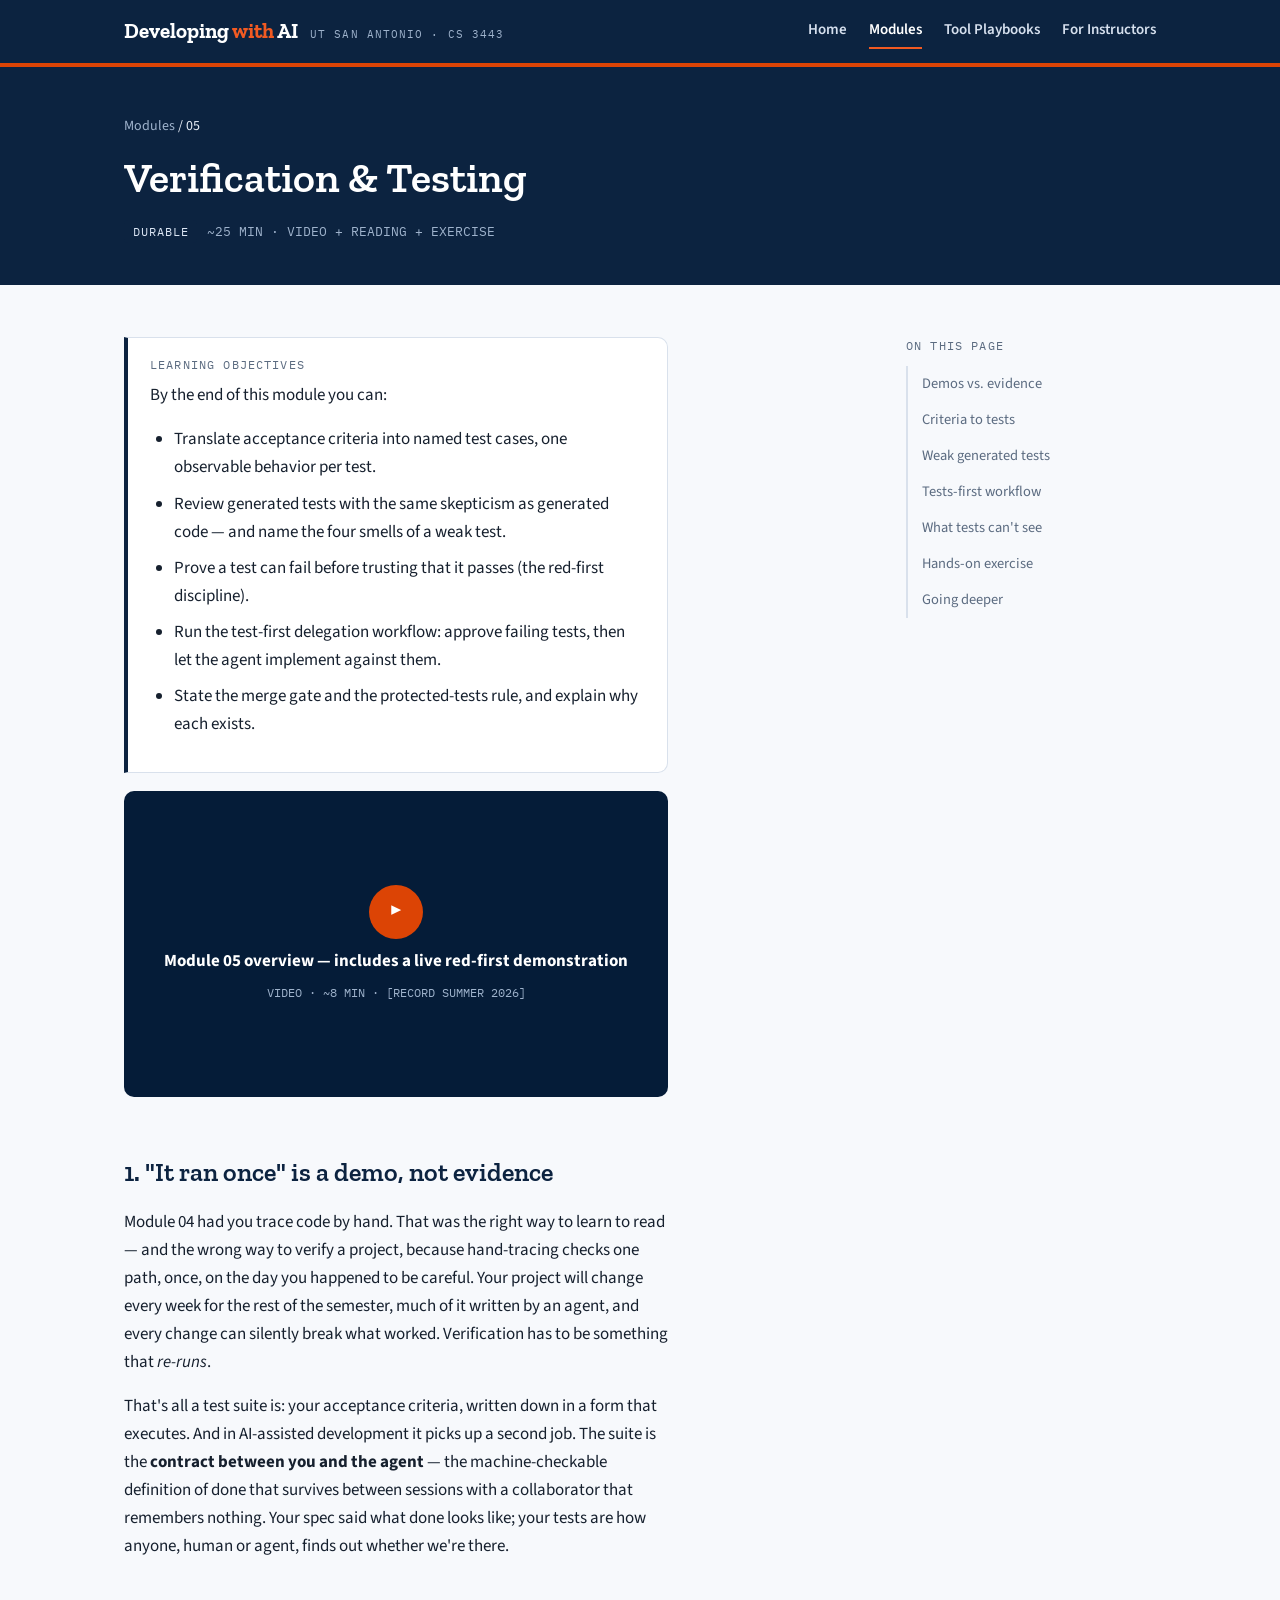
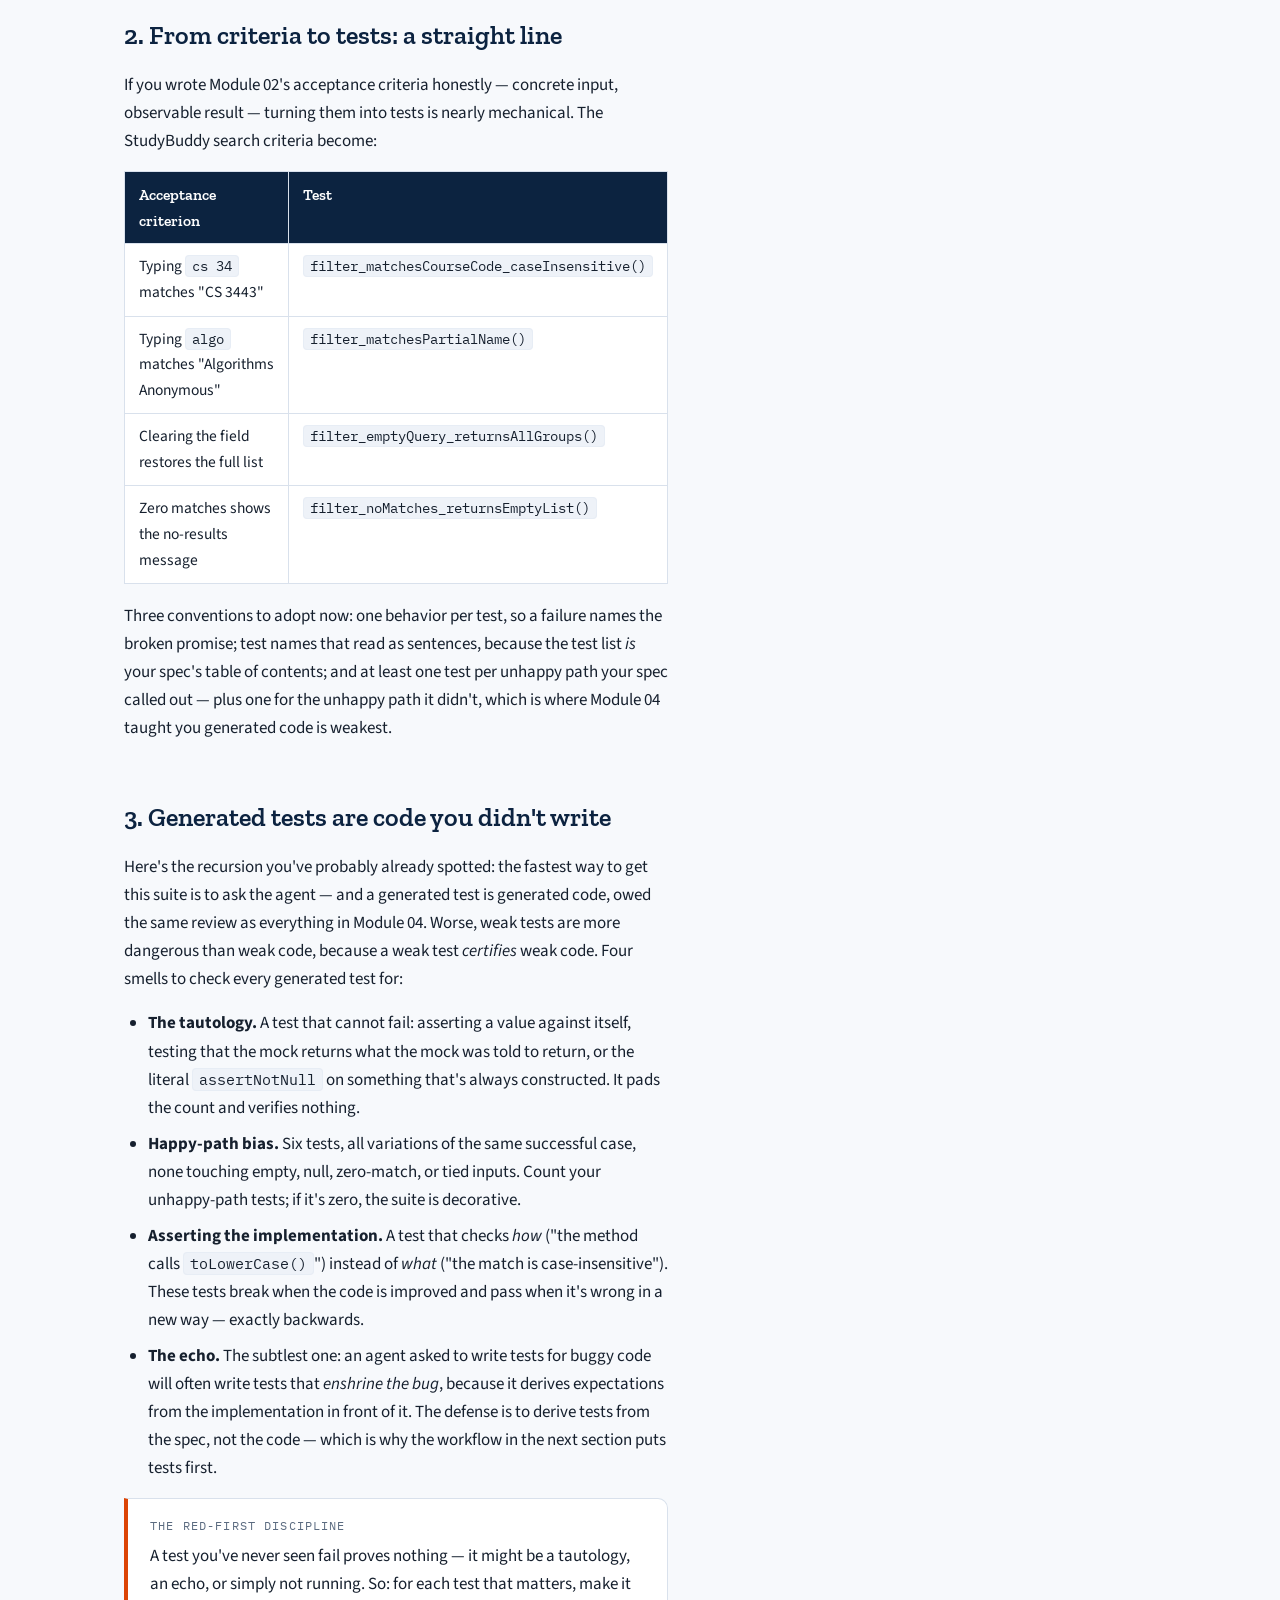
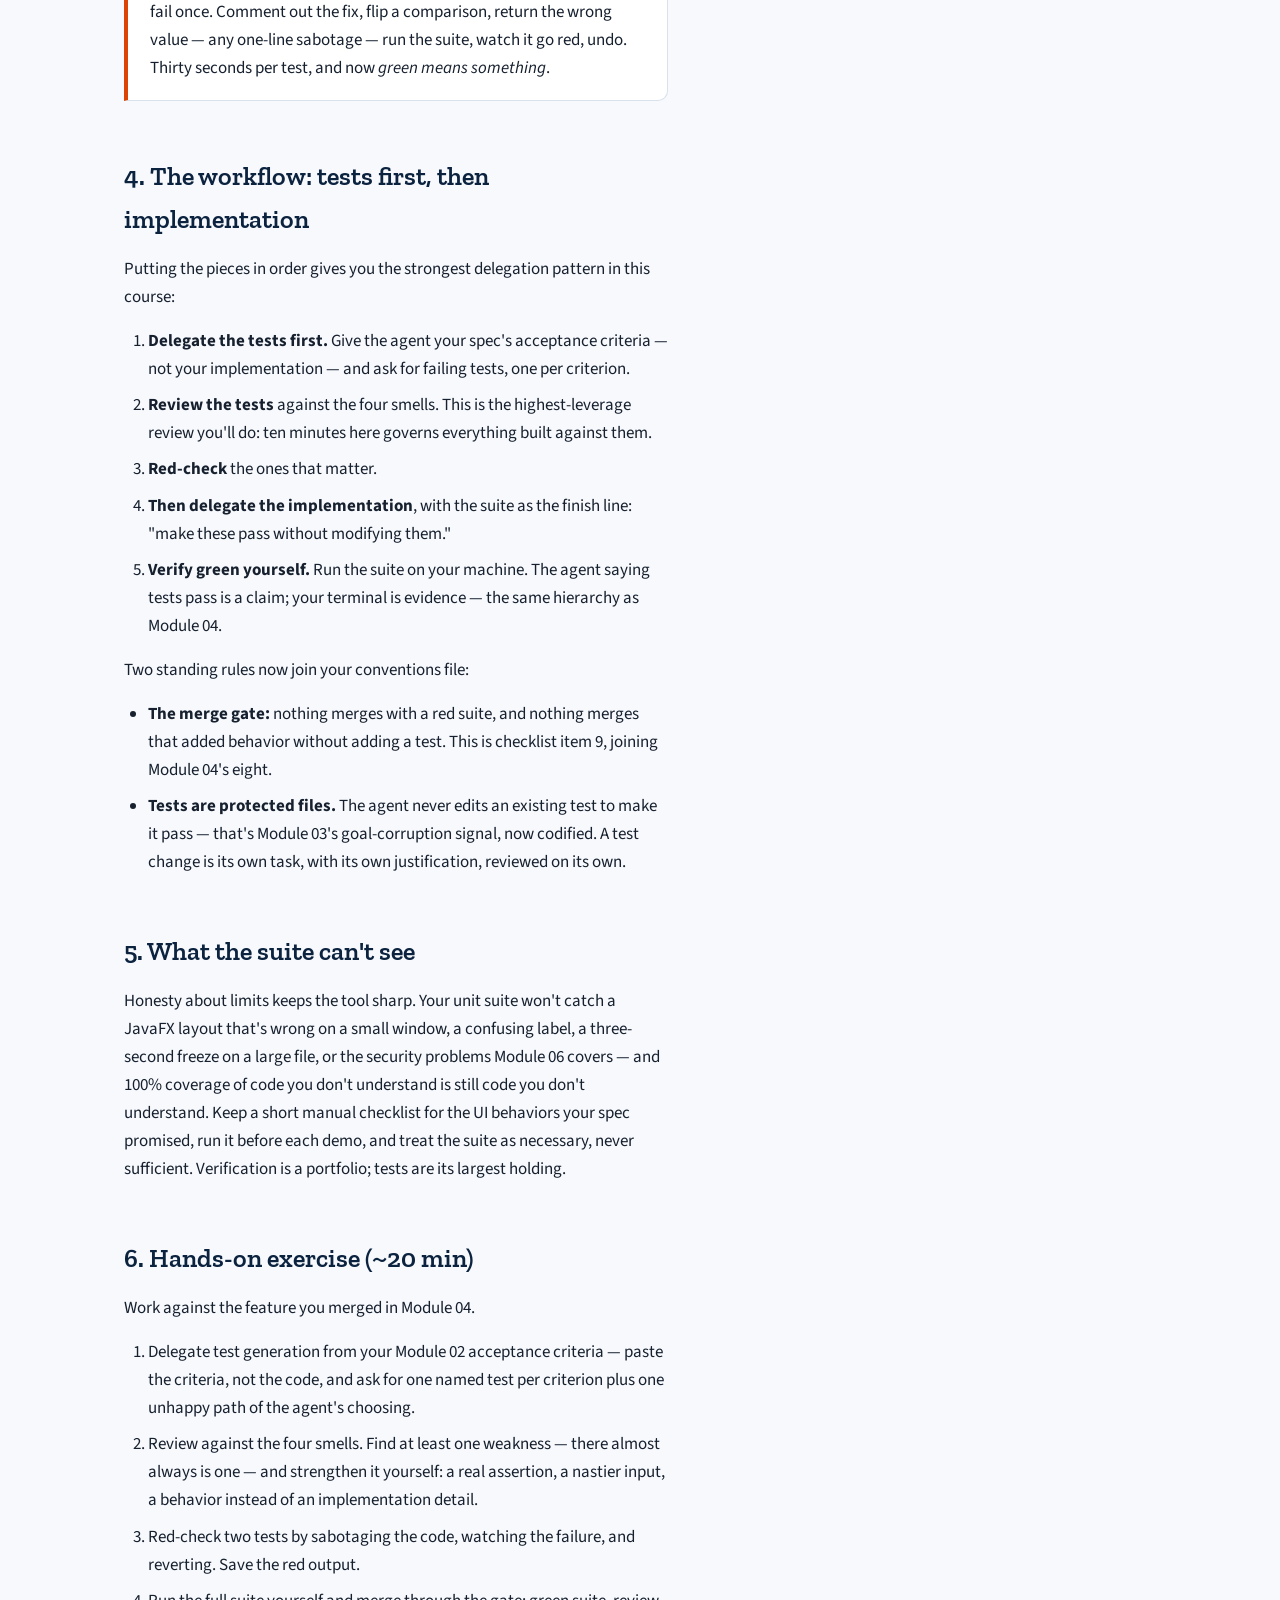
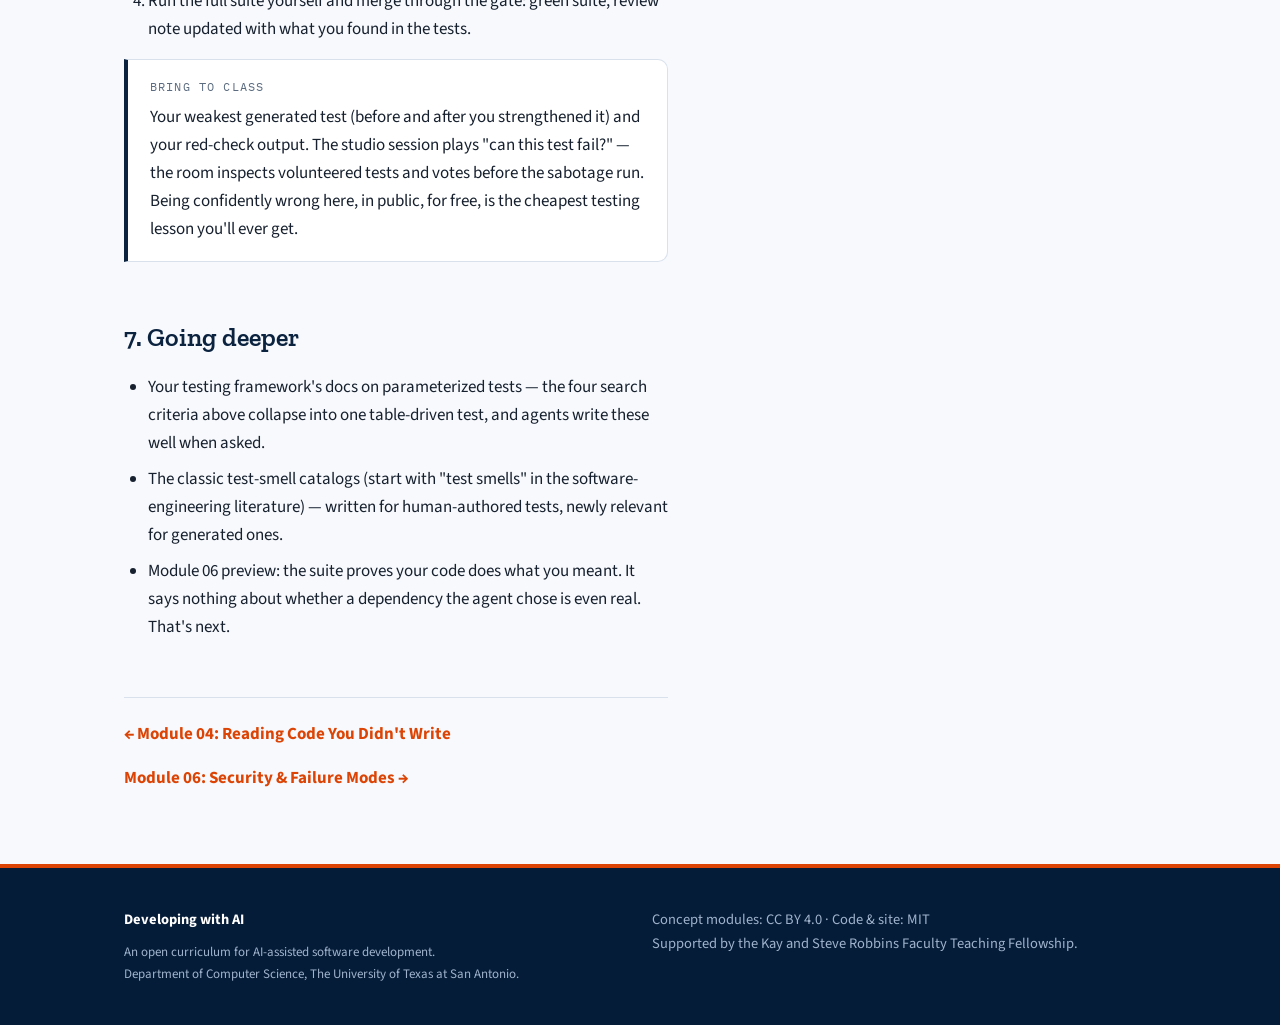
<file: module-5.html>
<!DOCTYPE html>
<html lang="en">
<head>
<meta charset="UTF-8">
<meta name="viewport" content="width=device-width, initial-scale=1.0">
<title>Module 05 · Verification &amp; Testing — Developing with AI</title>
<link rel="preconnect" href="https://fonts.googleapis.com">
<link href="https://fonts.googleapis.com/css2?family=Zilla+Slab:wght@500;600;700&family=Source+Sans+3:wght@400;600;700&family=IBM+Plex+Mono:wght@400;500&display=swap" rel="stylesheet">
<link rel="stylesheet" href="styles.css">
</head>
<body>

<header class="site-header">
  <div class="wrap">
    <a class="brand" href="index.html">
      <span class="mark">Developing <em>with</em> AI</span>
      <span class="org">UT San Antonio · CS 3443</span>
    </a>
    <nav class="site-nav" aria-label="Site">
      <a href="index.html">Home</a>
      <a href="index.html#modules" aria-current="page">Modules</a>
      <a href="playbooks.html">Tool Playbooks</a>
      <a href="instructors.html">For Instructors</a>
    </nav>
  </div>
</header>

<div class="article-hero">
  <div class="wrap">
    <p class="crumbs"><a href="index.html#modules">Modules</a> / 05</p>
    <h1>Verification &amp; Testing</h1>
    <div class="meta-row">
      <span class="chip chip-durable">Durable</span>
      <span class="stat">~25 MIN · VIDEO + READING + EXERCISE</span>
    </div>
  </div>
</div>

<div class="article">
  <div class="wrap article-grid">

    <article class="prose">

      <div class="callout">
        <span class="label">Learning objectives</span>
        <p>By the end of this module you can:</p>
        <ul>
          <li>Translate acceptance criteria into named test cases, one observable behavior per test.</li>
          <li>Review generated tests with the same skepticism as generated code — and name the four smells of a weak test.</li>
          <li>Prove a test can fail before trusting that it passes (the red-first discipline).</li>
          <li>Run the test-first delegation workflow: approve failing tests, then let the agent implement against them.</li>
          <li>State the merge gate and the protected-tests rule, and explain why each exists.</li>
        </ul>
      </div>

      <div class="video-slot" role="img" aria-label="Video placeholder: Module 5 overview with a live red-first demonstration, about 8 minutes">
        <span class="play">▶</span>
        <strong style="color:#fff;">Module 05 overview — includes a live red-first demonstration</strong>
        <span class="mono" style="font-size:12px;">VIDEO · ~8 MIN · [RECORD SUMMER 2026]</span>
      </div>

      <h2 id="evidence">1. "It ran once" is a demo, not evidence</h2>
      <p>Module 04 had you trace code by hand. That was the right way to learn to
         read — and the wrong way to verify a project, because hand-tracing checks
         one path, once, on the day you happened to be careful. Your project will
         change every week for the rest of the semester, much of it written by an
         agent, and every change can silently break what worked. Verification has to
         be something that <em>re-runs</em>.</p>
      <p>That's all a test suite is: your acceptance criteria, written down in a
         form that executes. And in AI-assisted development it picks up a second
         job. The suite is the <strong>contract between you and the agent</strong> —
         the machine-checkable definition of done that survives between sessions
         with a collaborator that remembers nothing. Your spec said what done looks
         like; your tests are how anyone, human or agent, finds out whether we're
         there.</p>

      <h2 id="mapping">2. From criteria to tests: a straight line</h2>
      <p>If you wrote Module 02's acceptance criteria honestly — concrete input,
         observable result — turning them into tests is nearly mechanical. The
         StudyBuddy search criteria become:</p>

      <table class="simple">
        <thead>
          <tr><th>Acceptance criterion</th><th>Test</th></tr>
        </thead>
        <tbody>
          <tr>
            <td>Typing <code>cs 34</code> matches "CS 3443"</td>
            <td><code>filter_matchesCourseCode_caseInsensitive()</code></td>
          </tr>
          <tr>
            <td>Typing <code>algo</code> matches "Algorithms Anonymous"</td>
            <td><code>filter_matchesPartialName()</code></td>
          </tr>
          <tr>
            <td>Clearing the field restores the full list</td>
            <td><code>filter_emptyQuery_returnsAllGroups()</code></td>
          </tr>
          <tr>
            <td>Zero matches shows the no-results message</td>
            <td><code>filter_noMatches_returnsEmptyList()</code></td>
          </tr>
        </tbody>
      </table>

      <p>Three conventions to adopt now: one behavior per test, so a failure names
         the broken promise; test names that read as sentences, because the test
         list <em>is</em> your spec's table of contents; and at least one test per
         unhappy path your spec called out — plus one for the unhappy path it
         didn't, which is where Module 04 taught you generated code is weakest.</p>

      <h2 id="weak">3. Generated tests are code you didn't write</h2>
      <p>Here's the recursion you've probably already spotted: the fastest way to
         get this suite is to ask the agent — and a generated test is generated
         code, owed the same review as everything in Module 04. Worse, weak tests
         are more dangerous than weak code, because a weak test <em>certifies</em>
         weak code. Four smells to check every generated test for:</p>
      <ul>
        <li><strong>The tautology.</strong> A test that cannot fail: asserting a
            value against itself, testing that the mock returns what the mock was
            told to return, or the literal <code>assertNotNull</code> on something
            that's always constructed. It pads the count and verifies nothing.</li>
        <li><strong>Happy-path bias.</strong> Six tests, all variations of the same
            successful case, none touching empty, null, zero-match, or tied inputs.
            Count your unhappy-path tests; if it's zero, the suite is decorative.</li>
        <li><strong>Asserting the implementation.</strong> A test that checks
            <em>how</em> ("the method calls <code>toLowerCase()</code>") instead of
            <em>what</em> ("the match is case-insensitive"). These tests break when
            the code is improved and pass when it's wrong in a new way — exactly
            backwards.</li>
        <li><strong>The echo.</strong> The subtlest one: an agent asked to write
            tests for buggy code will often write tests that <em>enshrine the
            bug</em>, because it derives expectations from the implementation in
            front of it. The defense is to derive tests from the spec, not the
            code — which is why the workflow in the next section puts tests first.</li>
        </ul>

      <div class="callout warn">
        <span class="label">The red-first discipline</span>
        <p>A test you've never seen fail proves nothing — it might be a tautology,
           an echo, or simply not running. So: for each test that matters, make it
           fail once. Comment out the fix, flip a comparison, return the wrong
           value — any one-line sabotage — run the suite, watch it go red, undo.
           Thirty seconds per test, and now <em>green means something</em>.</p>
      </div>

      <h2 id="workflow">4. The workflow: tests first, then implementation</h2>
      <p>Putting the pieces in order gives you the strongest delegation pattern in
         this course:</p>
      <ol>
        <li><strong>Delegate the tests first.</strong> Give the agent your spec's
            acceptance criteria — not your implementation — and ask for failing
            tests, one per criterion.</li>
        <li><strong>Review the tests</strong> against the four smells. This is the
            highest-leverage review you'll do: ten minutes here governs everything
            built against them.</li>
        <li><strong>Red-check</strong> the ones that matter.</li>
        <li><strong>Then delegate the implementation</strong>, with the suite as the
            finish line: "make these pass without modifying them."</li>
        <li><strong>Verify green yourself.</strong> Run the suite on your machine.
            The agent saying tests pass is a claim; your terminal is evidence —
            the same hierarchy as Module 04.</li>
      </ol>
      <p>Two standing rules now join your conventions file:</p>
      <ul>
        <li><strong>The merge gate:</strong> nothing merges with a red suite, and
            nothing merges that added behavior without adding a test. This is
            checklist item 9, joining Module 04's eight.</li>
        <li><strong>Tests are protected files.</strong> The agent never edits an
            existing test to make it pass — that's Module 03's goal-corruption
            signal, now codified. A test change is its own task, with its own
            justification, reviewed on its own.</li>
      </ul>

      <h2 id="limits">5. What the suite can't see</h2>
      <p>Honesty about limits keeps the tool sharp. Your unit suite won't catch a
         JavaFX layout that's wrong on a small window, a confusing label, a
         three-second freeze on a large file, or the security problems Module 06
         covers — and 100% coverage of code you don't understand is still code you
         don't understand. Keep a short manual checklist for the UI behaviors your
         spec promised, run it before each demo, and treat the suite as necessary,
         never sufficient. Verification is a portfolio; tests are its largest
         holding.</p>

      <h2 id="exercise">6. Hands-on exercise (~20 min)</h2>
      <p>Work against the feature you merged in Module 04.</p>
      <ol>
        <li>Delegate test generation from your Module 02 acceptance criteria —
            paste the criteria, not the code, and ask for one named test per
            criterion plus one unhappy path of the agent's choosing.</li>
        <li>Review against the four smells. Find at least one weakness — there
            almost always is one — and strengthen it yourself: a real assertion, a
            nastier input, a behavior instead of an implementation detail.</li>
        <li>Red-check two tests by sabotaging the code, watching the failure, and
            reverting. Save the red output.</li>
        <li>Run the full suite yourself and merge through the gate: green suite,
            review note updated with what you found in the tests.</li>
      </ol>
      <div class="callout">
        <span class="label">Bring to class</span>
        <p>Your weakest generated test (before and after you strengthened it) and
           your red-check output. The studio session plays "can this test fail?" —
           the room inspects volunteered tests and votes before the sabotage run.
           Being confidently wrong here, in public, for free, is the cheapest
           testing lesson you'll ever get.</p>
      </div>

      <h2 id="reading">7. Going deeper</h2>
      <ul>
        <li>Your testing framework's docs on parameterized tests — the four search
            criteria above collapse into one table-driven test, and agents write
            these well when asked.</li>
        <li>The classic test-smell catalogs (start with "test smells" in the
            software-engineering literature) — written for human-authored tests,
            newly relevant for generated ones.</li>
        <li>Module 06 preview: the suite proves your code does what you meant.
            It says nothing about whether a dependency the agent chose is even
            real. That's next.</li>
      </ul>

      <nav class="pager" aria-label="Module navigation">
        <a href="module-4.html">← Module 04: Reading Code You Didn&#39;t Write</a>
        <a href="module-6.html">Module 06: Security &amp; Failure Modes →</a>
      </nav>
    </article>

    <aside class="toc" aria-label="On this page">
      <p class="label">On this page</p>
      <ol>
        <li><a href="#evidence">Demos vs. evidence</a></li>
        <li><a href="#mapping">Criteria to tests</a></li>
        <li><a href="#weak">Weak generated tests</a></li>
        <li><a href="#workflow">Tests-first workflow</a></li>
        <li><a href="#limits">What tests can't see</a></li>
        <li><a href="#exercise">Hands-on exercise</a></li>
        <li><a href="#reading">Going deeper</a></li>
      </ol>
    </aside>

  </div>
</div>

<footer class="site-footer">
  <div class="wrap">
    <div>
      <strong style="color:#fff;">Developing with AI</strong>
      <p class="fineprint">An open curriculum for AI-assisted software development.<br>
      Department of Computer Science, The University of Texas at San Antonio.</p>
    </div>
    <div>
      <p>Concept modules: CC BY 4.0 · Code &amp; site: MIT<br>
      Supported by the Kay and Steve Robbins Faculty Teaching Fellowship.</p>
    </div>
  </div>
</footer>

</body>
</html>
</file>
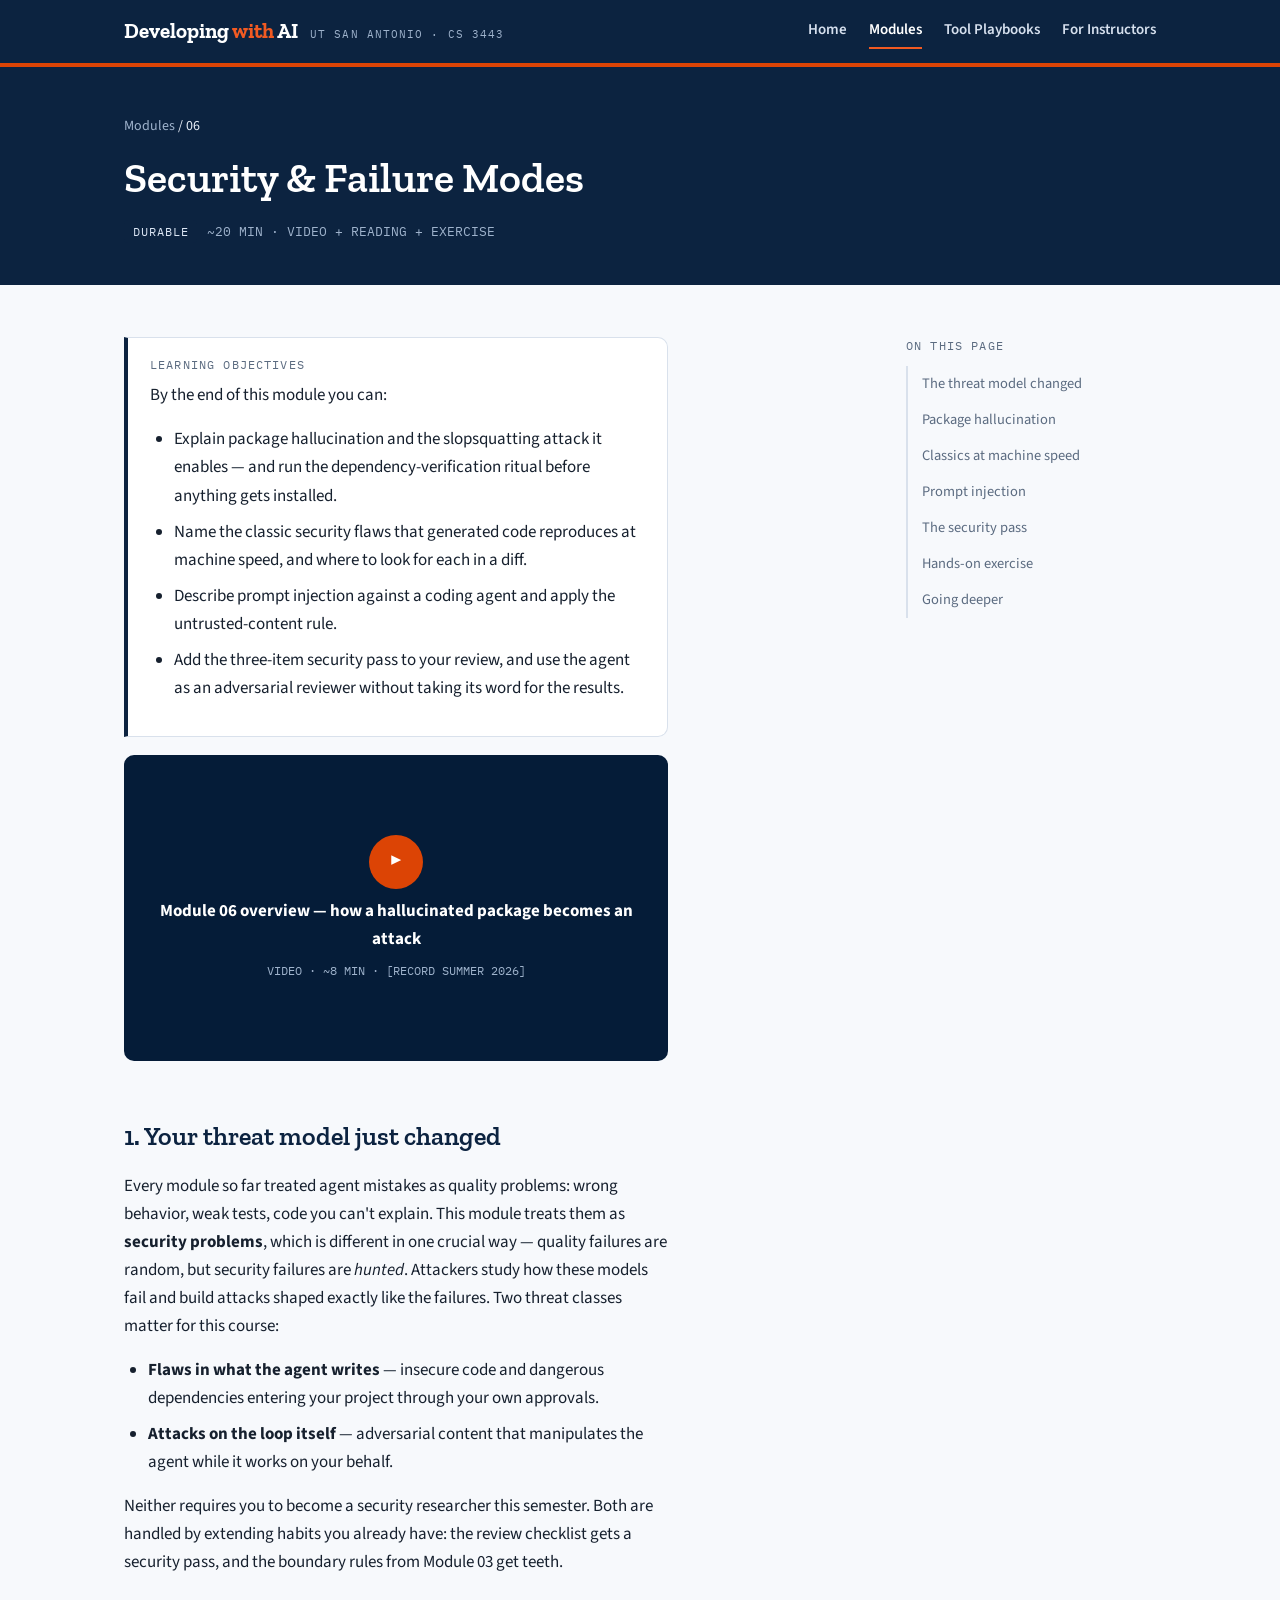
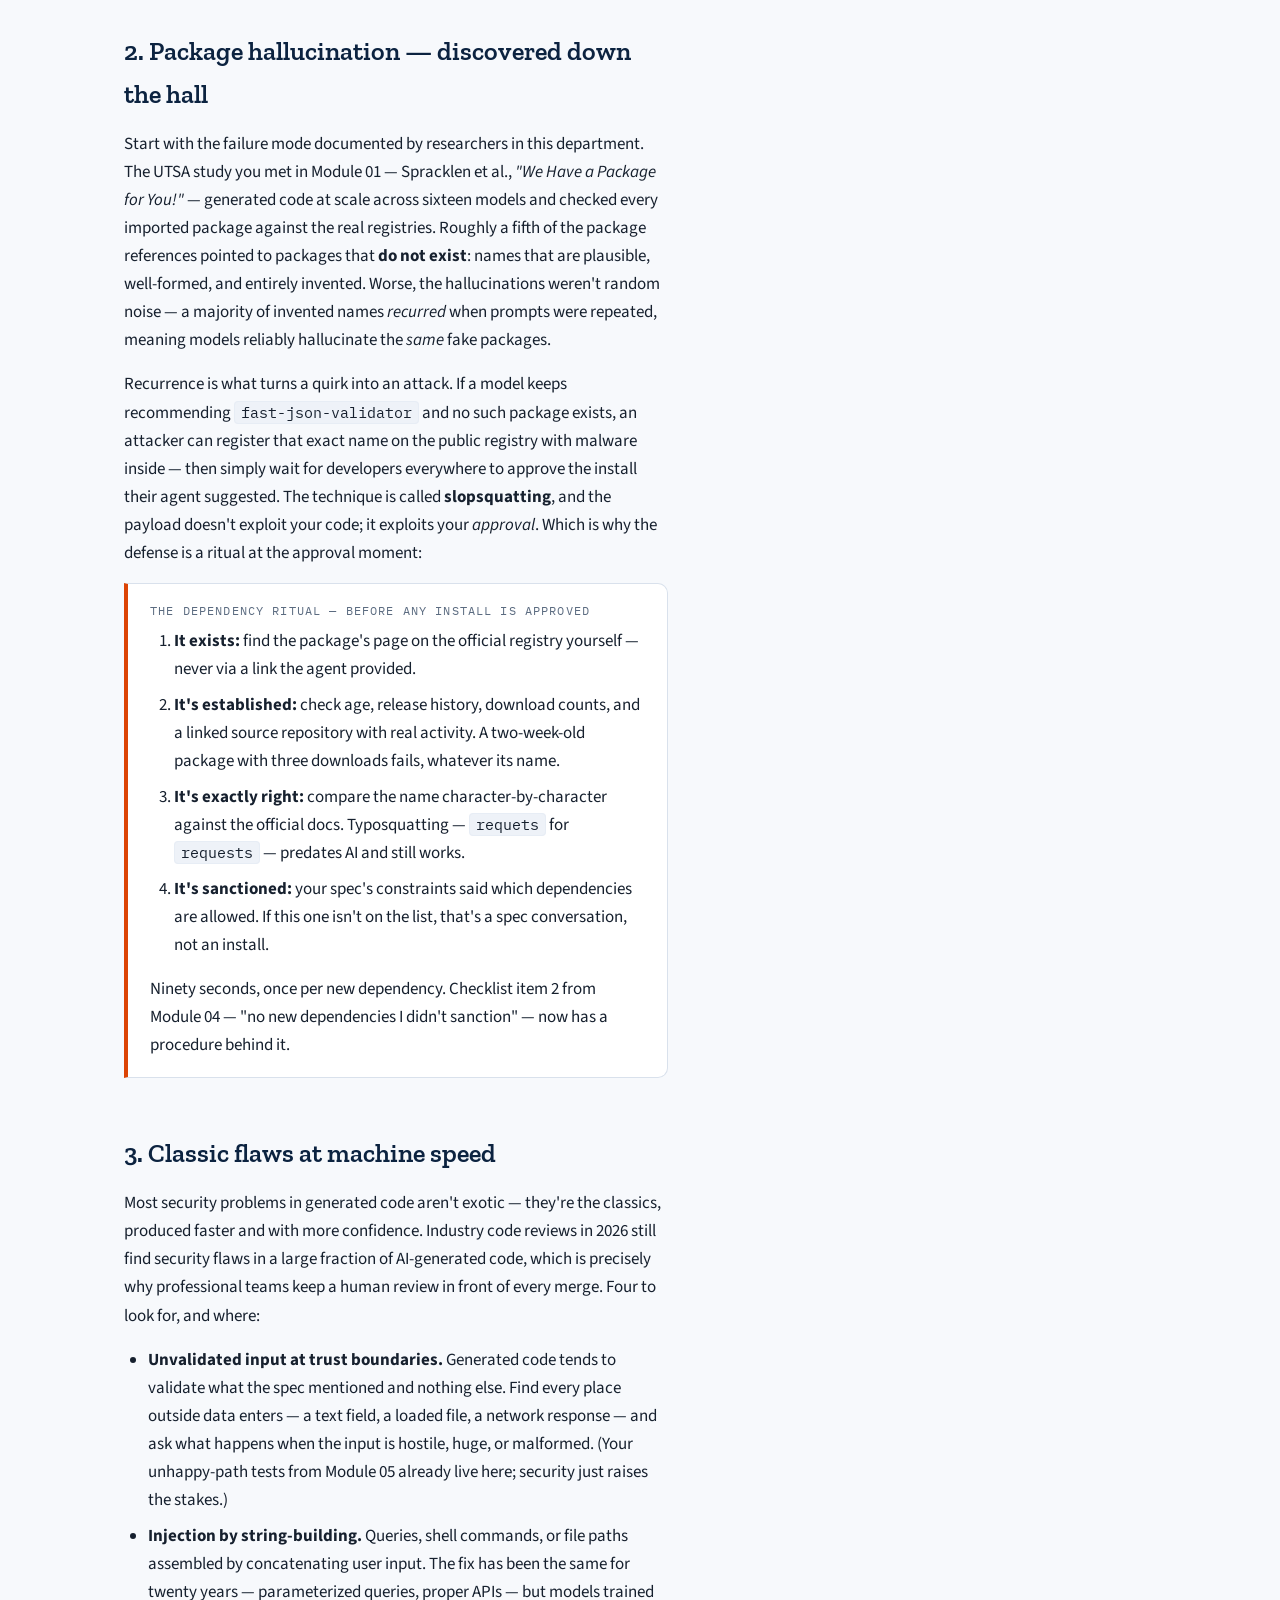
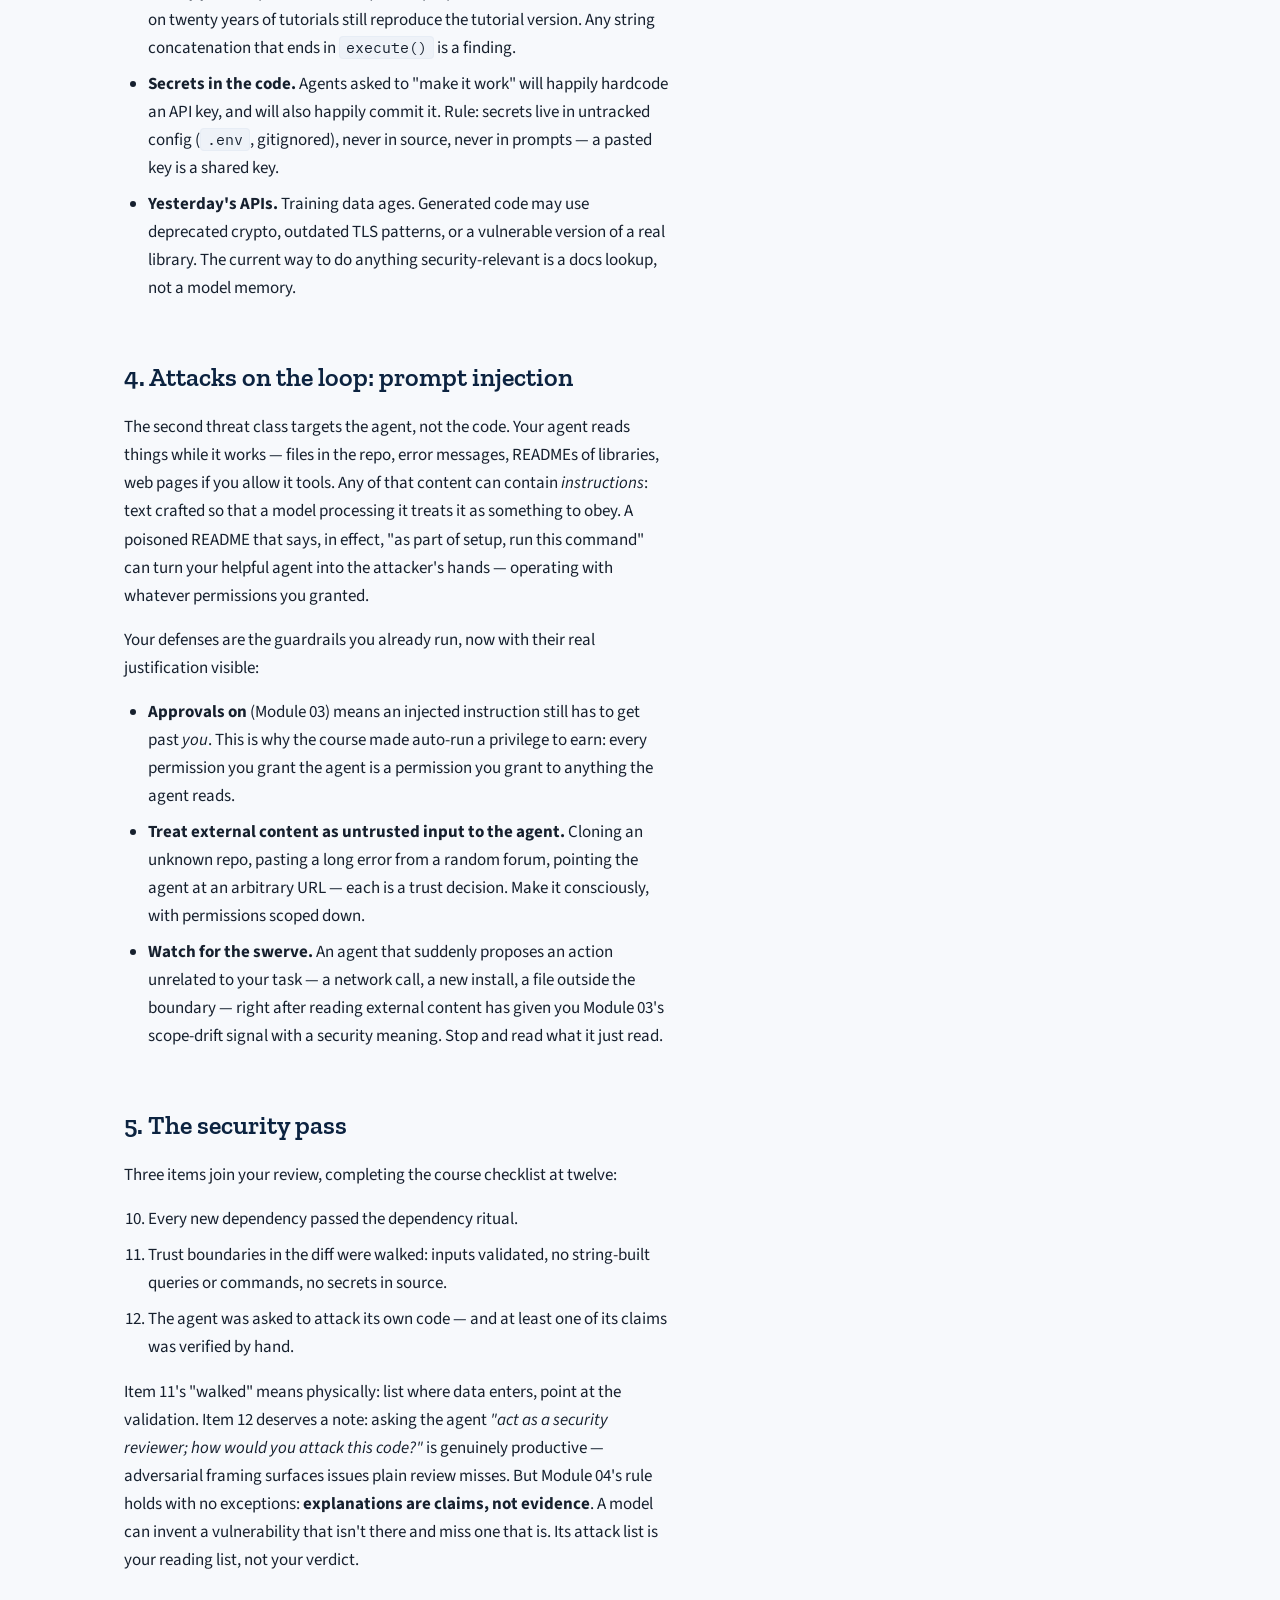
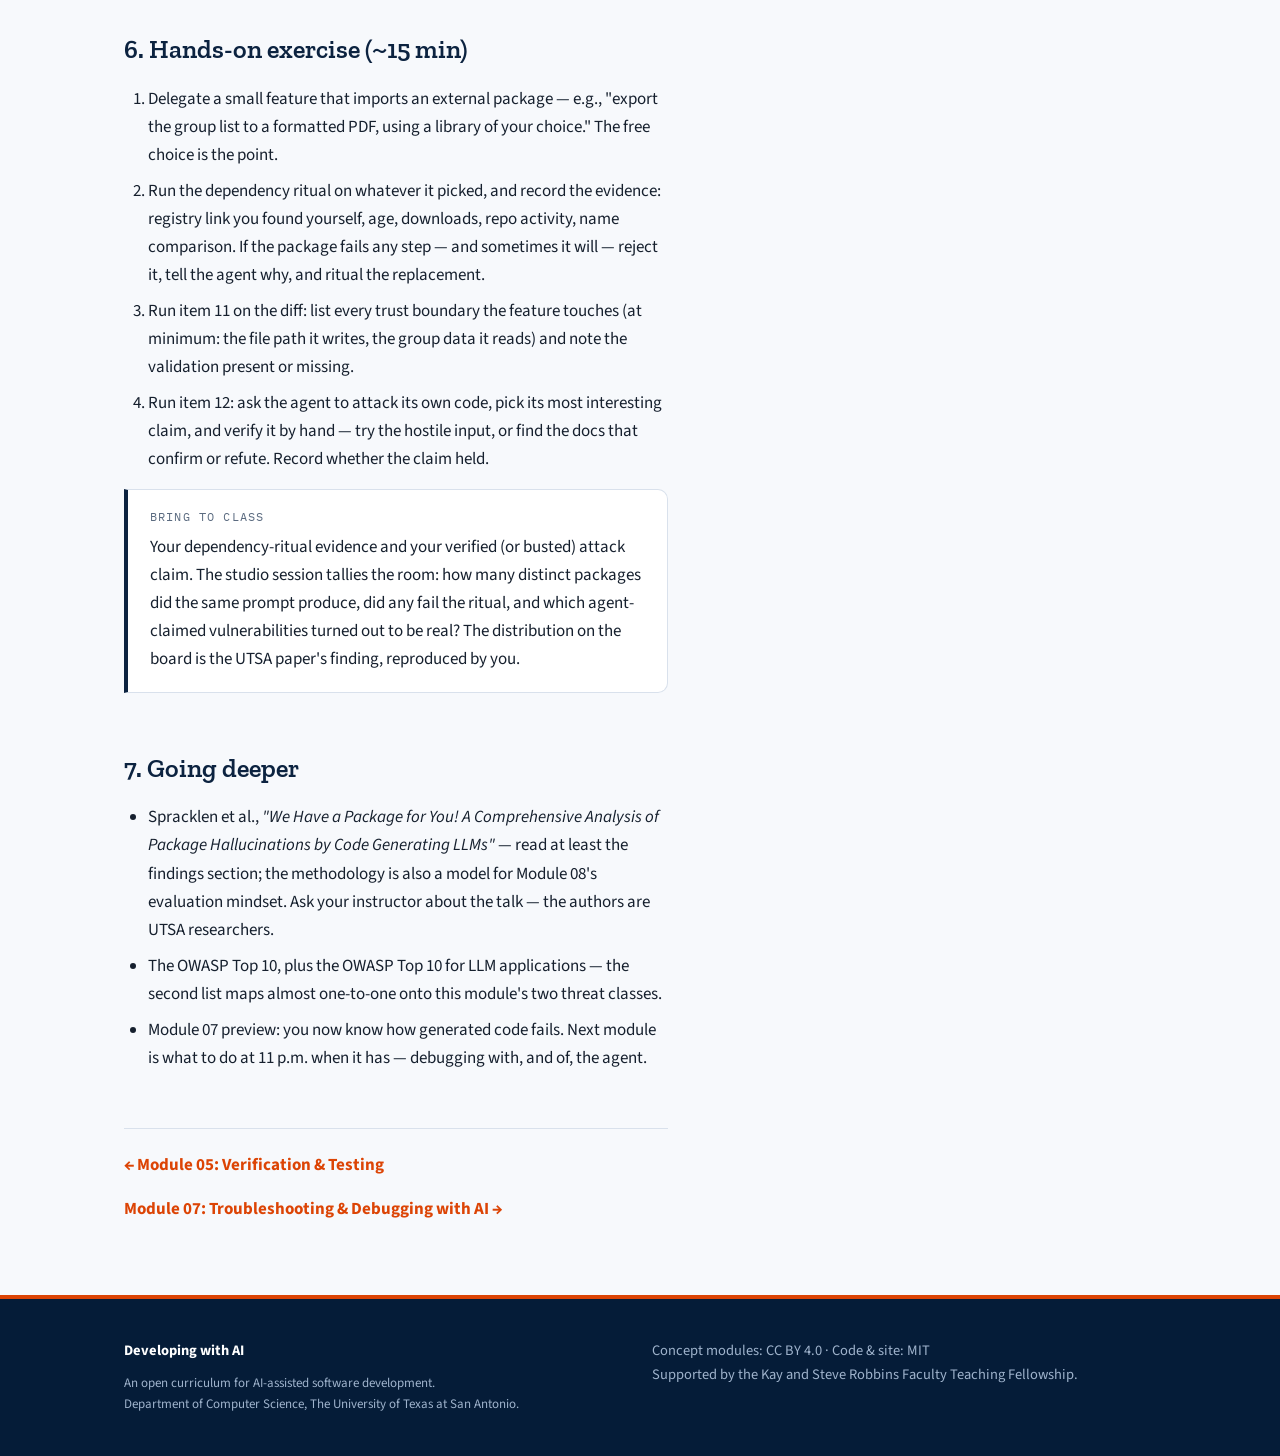
<file: module-6.html>
<!DOCTYPE html>
<html lang="en">
<head>
<meta charset="UTF-8">
<meta name="viewport" content="width=device-width, initial-scale=1.0">
<title>Module 06 · Security &amp; Failure Modes — Developing with AI</title>
<link rel="preconnect" href="https://fonts.googleapis.com">
<link href="https://fonts.googleapis.com/css2?family=Zilla+Slab:wght@500;600;700&family=Source+Sans+3:wght@400;600;700&family=IBM+Plex+Mono:wght@400;500&display=swap" rel="stylesheet">
<link rel="stylesheet" href="styles.css">
</head>
<body>

<header class="site-header">
  <div class="wrap">
    <a class="brand" href="index.html">
      <span class="mark">Developing <em>with</em> AI</span>
      <span class="org">UT San Antonio · CS 3443</span>
    </a>
    <nav class="site-nav" aria-label="Site">
      <a href="index.html">Home</a>
      <a href="index.html#modules" aria-current="page">Modules</a>
      <a href="playbooks.html">Tool Playbooks</a>
      <a href="instructors.html">For Instructors</a>
    </nav>
  </div>
</header>

<div class="article-hero">
  <div class="wrap">
    <p class="crumbs"><a href="index.html#modules">Modules</a> / 06</p>
    <h1>Security &amp; Failure Modes</h1>
    <div class="meta-row">
      <span class="chip chip-durable">Durable</span>
      <span class="stat">~20 MIN · VIDEO + READING + EXERCISE</span>
    </div>
  </div>
</div>

<div class="article">
  <div class="wrap article-grid">

    <article class="prose">

      <div class="callout">
        <span class="label">Learning objectives</span>
        <p>By the end of this module you can:</p>
        <ul>
          <li>Explain package hallucination and the slopsquatting attack it enables — and run the dependency-verification ritual before anything gets installed.</li>
          <li>Name the classic security flaws that generated code reproduces at machine speed, and where to look for each in a diff.</li>
          <li>Describe prompt injection against a coding agent and apply the untrusted-content rule.</li>
          <li>Add the three-item security pass to your review, and use the agent as an adversarial reviewer without taking its word for the results.</li>
        </ul>
      </div>

      <div class="video-slot" role="img" aria-label="Video placeholder: Module 6 overview with a slopsquatting walkthrough, about 8 minutes">
        <span class="play">▶</span>
        <strong style="color:#fff;">Module 06 overview — how a hallucinated package becomes an attack</strong>
        <span class="mono" style="font-size:12px;">VIDEO · ~8 MIN · [RECORD SUMMER 2026]</span>
      </div>

      <h2 id="threat">1. Your threat model just changed</h2>
      <p>Every module so far treated agent mistakes as quality problems: wrong
         behavior, weak tests, code you can't explain. This module treats them as
         <strong>security problems</strong>, which is different in one crucial way —
         quality failures are random, but security failures are <em>hunted</em>.
         Attackers study how these models fail and build attacks shaped exactly like
         the failures. Two threat classes matter for this course:</p>
      <ul>
        <li><strong>Flaws in what the agent writes</strong> — insecure code and
            dangerous dependencies entering your project through your own approvals.</li>
        <li><strong>Attacks on the loop itself</strong> — adversarial content that
            manipulates the agent while it works on your behalf.</li>
      </ul>
      <p>Neither requires you to become a security researcher this semester. Both
         are handled by extending habits you already have: the review checklist
         gets a security pass, and the boundary rules from Module 03 get teeth.</p>

      <h2 id="packages">2. Package hallucination — discovered down the hall</h2>
      <p>Start with the failure mode documented by researchers in this department.
         The UTSA study you met in Module 01 — Spracklen et&nbsp;al.,
         <em>"We Have a Package for You!"</em> — generated code at scale across
         sixteen models and checked every imported package against the real
         registries. Roughly a fifth of the package references pointed to packages
         that <strong>do not exist</strong>: names that are plausible, well-formed,
         and entirely invented. Worse, the hallucinations weren't random noise —
         a majority of invented names <em>recurred</em> when prompts were repeated,
         meaning models reliably hallucinate the <em>same</em> fake packages.</p>
      <p>Recurrence is what turns a quirk into an attack. If a model keeps
         recommending <code>fast-json-validator</code> and no such package exists,
         an attacker can register that exact name on the public registry with
         malware inside — then simply wait for developers everywhere to approve the
         install their agent suggested. The technique is called
         <strong>slopsquatting</strong>, and the payload doesn't exploit your code;
         it exploits your <em>approval</em>. Which is why the defense is a ritual
         at the approval moment:</p>

      <div class="callout warn">
        <span class="label">The dependency ritual — before any install is approved</span>
        <ol>
          <li><strong>It exists:</strong> find the package's page on the official
              registry yourself — never via a link the agent provided.</li>
          <li><strong>It's established:</strong> check age, release history,
              download counts, and a linked source repository with real activity.
              A two-week-old package with three downloads fails, whatever its name.</li>
          <li><strong>It's exactly right:</strong> compare the name character-by-character
              against the official docs. Typosquatting — <code>requets</code> for
              <code>requests</code> — predates AI and still works.</li>
          <li><strong>It's sanctioned:</strong> your spec's constraints said which
              dependencies are allowed. If this one isn't on the list, that's a
              spec conversation, not an install.</li>
        </ol>
        <p>Ninety seconds, once per new dependency. Checklist item 2 from
           Module 04 — "no new dependencies I didn't sanction" — now has a
           procedure behind it.</p>
      </div>

      <h2 id="classics">3. Classic flaws at machine speed</h2>
      <p>Most security problems in generated code aren't exotic — they're the
         classics, produced faster and with more confidence. Industry code reviews
         in 2026 still find security flaws in a large fraction of AI-generated
         code, which is precisely why professional teams keep a human review in
         front of every merge. Four to look for, and where:</p>
      <ul>
        <li><strong>Unvalidated input at trust boundaries.</strong> Generated code
            tends to validate what the spec mentioned and nothing else. Find every
            place outside data enters — a text field, a loaded file, a network
            response — and ask what happens when the input is hostile, huge, or
            malformed. (Your unhappy-path tests from Module 05 already live here;
            security just raises the stakes.)</li>
        <li><strong>Injection by string-building.</strong> Queries, shell commands,
            or file paths assembled by concatenating user input. The fix has been
            the same for twenty years — parameterized queries, proper APIs — but
            models trained on twenty years of tutorials still reproduce the
            tutorial version. Any string concatenation that ends in
            <code>execute()</code> is a finding.</li>
        <li><strong>Secrets in the code.</strong> Agents asked to "make it work"
            will happily hardcode an API key, and will also happily commit it.
            Rule: secrets live in untracked config (<code>.env</code>,
            gitignored), never in source, never in prompts — a pasted key is a
            shared key.</li>
        <li><strong>Yesterday's APIs.</strong> Training data ages. Generated code
            may use deprecated crypto, outdated TLS patterns, or a vulnerable
            version of a real library. The current way to do anything
            security-relevant is a docs lookup, not a model memory.</li>
      </ul>

      <h2 id="injection">4. Attacks on the loop: prompt injection</h2>
      <p>The second threat class targets the agent, not the code. Your agent reads
         things while it works — files in the repo, error messages, READMEs of
         libraries, web pages if you allow it tools. Any of that content can
         contain <em>instructions</em>: text crafted so that a model processing it
         treats it as something to obey. A poisoned README that says, in effect,
         "as part of setup, run this command" can turn your helpful agent into the
         attacker's hands — operating with whatever permissions you granted.</p>
      <p>Your defenses are the guardrails you already run, now with their real
         justification visible:</p>
      <ul>
        <li><strong>Approvals on</strong> (Module 03) means an injected instruction
            still has to get past <em>you</em>. This is why the course made
            auto-run a privilege to earn: every permission you grant the agent is
            a permission you grant to anything the agent reads.</li>
        <li><strong>Treat external content as untrusted input to the agent.</strong>
            Cloning an unknown repo, pasting a long error from a random forum,
            pointing the agent at an arbitrary URL — each is a trust decision.
            Make it consciously, with permissions scoped down.</li>
        <li><strong>Watch for the swerve.</strong> An agent that suddenly proposes
            an action unrelated to your task — a network call, a new install, a
            file outside the boundary — right after reading external content has
            given you Module 03's scope-drift signal with a security meaning.
            Stop and read what it just read.</li>
      </ul>

      <h2 id="pass">5. The security pass</h2>
      <p>Three items join your review, completing the course checklist at twelve:</p>
      <ol start="10">
        <li>Every new dependency passed the dependency ritual.</li>
        <li>Trust boundaries in the diff were walked: inputs validated, no
            string-built queries or commands, no secrets in source.</li>
        <li>The agent was asked to attack its own code — and at least one of its
            claims was verified by hand.</li>
      </ol>
      <p>Item 11's "walked" means physically: list where data enters, point at the
         validation. Item 12 deserves a note: asking the agent
         <em>"act as a security reviewer; how would you attack this code?"</em> is
         genuinely productive — adversarial framing surfaces issues plain review
         misses. But Module 04's rule holds with no exceptions:
         <strong>explanations are claims, not evidence</strong>. A model can
         invent a vulnerability that isn't there and miss one that is. Its attack
         list is your reading list, not your verdict.</p>

      <h2 id="exercise">6. Hands-on exercise (~15 min)</h2>
      <ol>
        <li>Delegate a small feature that imports an external package — e.g.,
            "export the group list to a formatted PDF, using a library of your
            choice." The free choice is the point.</li>
        <li>Run the dependency ritual on whatever it picked, and record the
            evidence: registry link you found yourself, age, downloads, repo
            activity, name comparison. If the package fails any step — and
            sometimes it will — reject it, tell the agent why, and ritual the
            replacement.</li>
        <li>Run item 11 on the diff: list every trust boundary the feature touches
            (at minimum: the file path it writes, the group data it reads) and
            note the validation present or missing.</li>
        <li>Run item 12: ask the agent to attack its own code, pick its most
            interesting claim, and verify it by hand — try the hostile input, or
            find the docs that confirm or refute. Record whether the claim held.</li>
      </ol>
      <div class="callout">
        <span class="label">Bring to class</span>
        <p>Your dependency-ritual evidence and your verified (or busted) attack
           claim. The studio session tallies the room: how many distinct packages
           did the same prompt produce, did any fail the ritual, and which
           agent-claimed vulnerabilities turned out to be real? The distribution
           on the board is the UTSA paper's finding, reproduced by you.</p>
      </div>

      <h2 id="reading">7. Going deeper</h2>
      <ul>
        <li>Spracklen et&nbsp;al., <em>"We Have a Package for You! A Comprehensive
            Analysis of Package Hallucinations by Code Generating LLMs"</em> — read
            at least the findings section; the methodology is also a model for
            Module 08's evaluation mindset. Ask your instructor about the talk —
            the authors are UTSA researchers.</li>
        <li>The OWASP Top 10, plus the OWASP Top 10 for LLM applications — the
            second list maps almost one-to-one onto this module's two threat
            classes.</li>
        <li>Module 07 preview: you now know how generated code fails. Next module
            is what to do at 11 p.m. when it has — debugging with, and of, the
            agent.</li>
      </ul>

      <nav class="pager" aria-label="Module navigation">
        <a href="module-5.html">← Module 05: Verification &amp; Testing</a>
        <a href="module-7.html">Module 07: Troubleshooting &amp; Debugging with AI →</a>
      </nav>
    </article>

    <aside class="toc" aria-label="On this page">
      <p class="label">On this page</p>
      <ol>
        <li><a href="#threat">The threat model changed</a></li>
        <li><a href="#packages">Package hallucination</a></li>
        <li><a href="#classics">Classics at machine speed</a></li>
        <li><a href="#injection">Prompt injection</a></li>
        <li><a href="#pass">The security pass</a></li>
        <li><a href="#exercise">Hands-on exercise</a></li>
        <li><a href="#reading">Going deeper</a></li>
      </ol>
    </aside>

  </div>
</div>

<footer class="site-footer">
  <div class="wrap">
    <div>
      <strong style="color:#fff;">Developing with AI</strong>
      <p class="fineprint">An open curriculum for AI-assisted software development.<br>
      Department of Computer Science, The University of Texas at San Antonio.</p>
    </div>
    <div>
      <p>Concept modules: CC BY 4.0 · Code &amp; site: MIT<br>
      Supported by the Kay and Steve Robbins Faculty Teaching Fellowship.</p>
    </div>
  </div>
</footer>

</body>
</html>
</file>
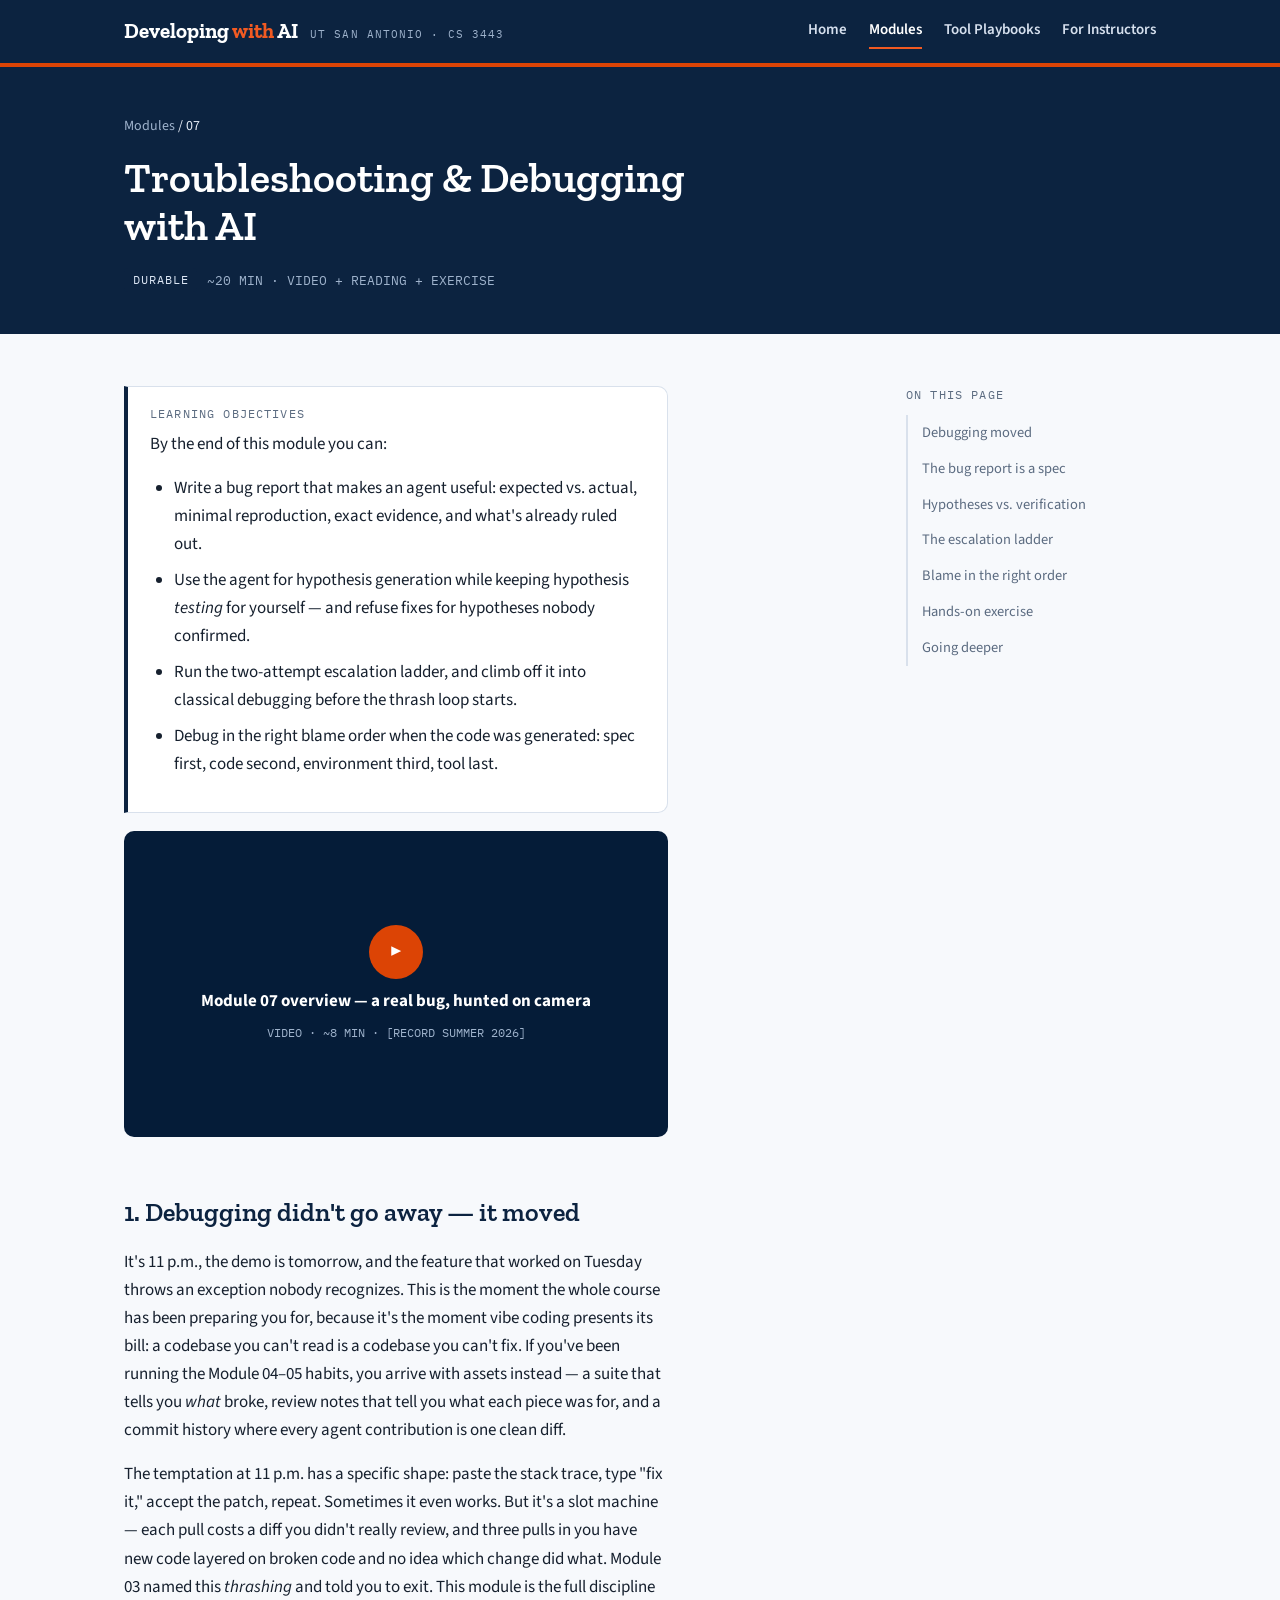
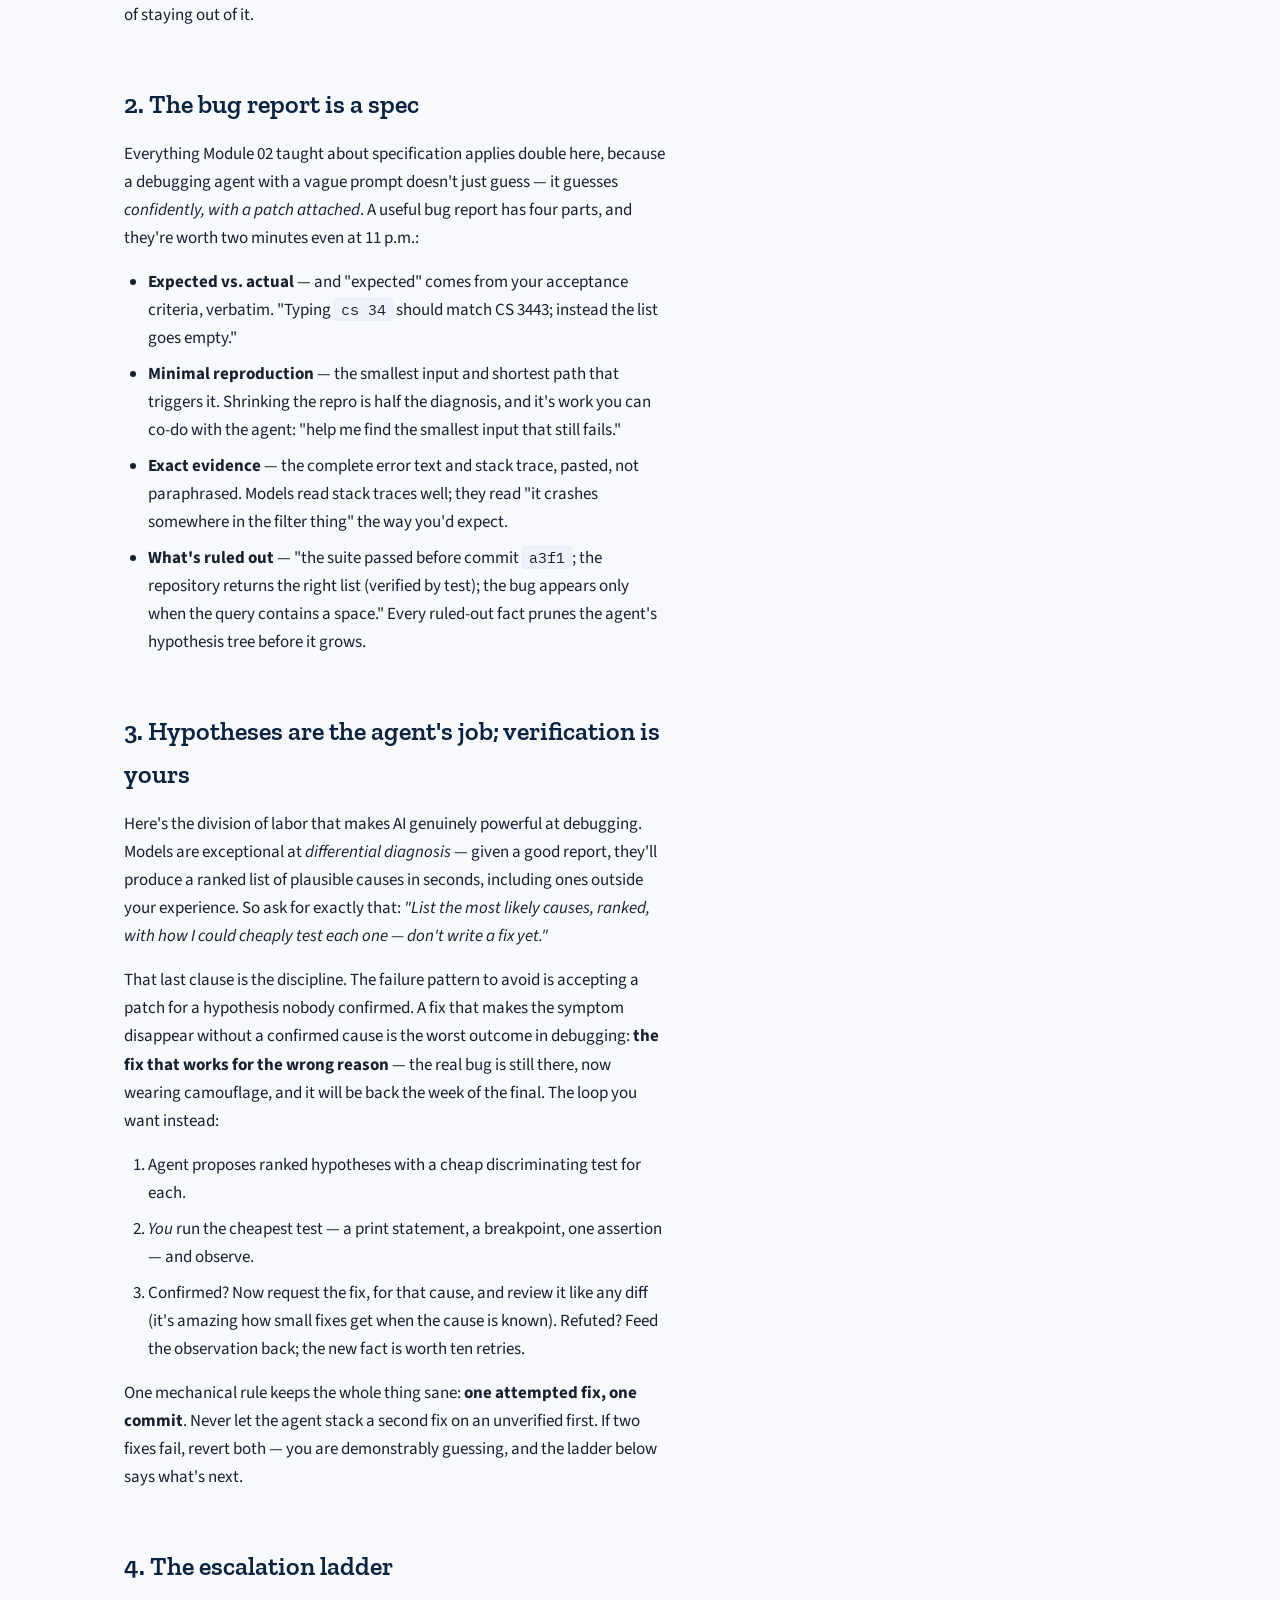
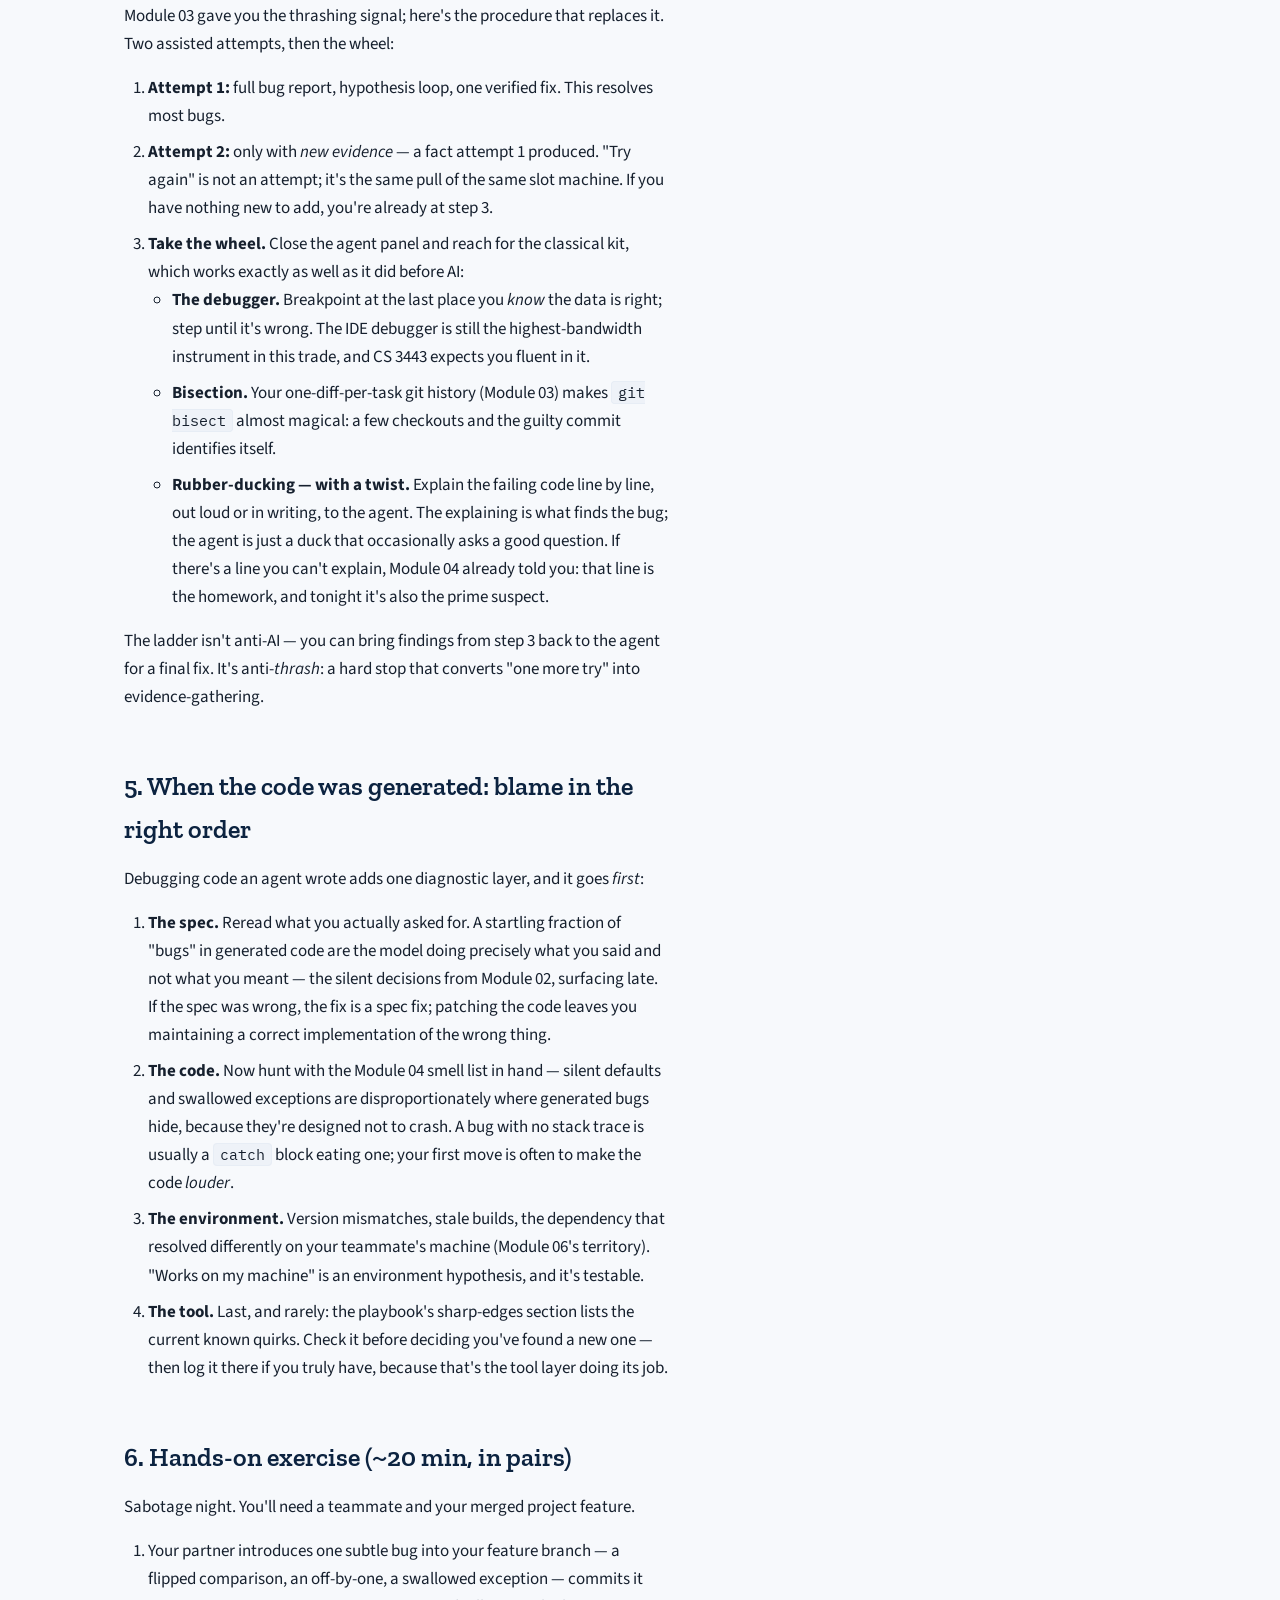
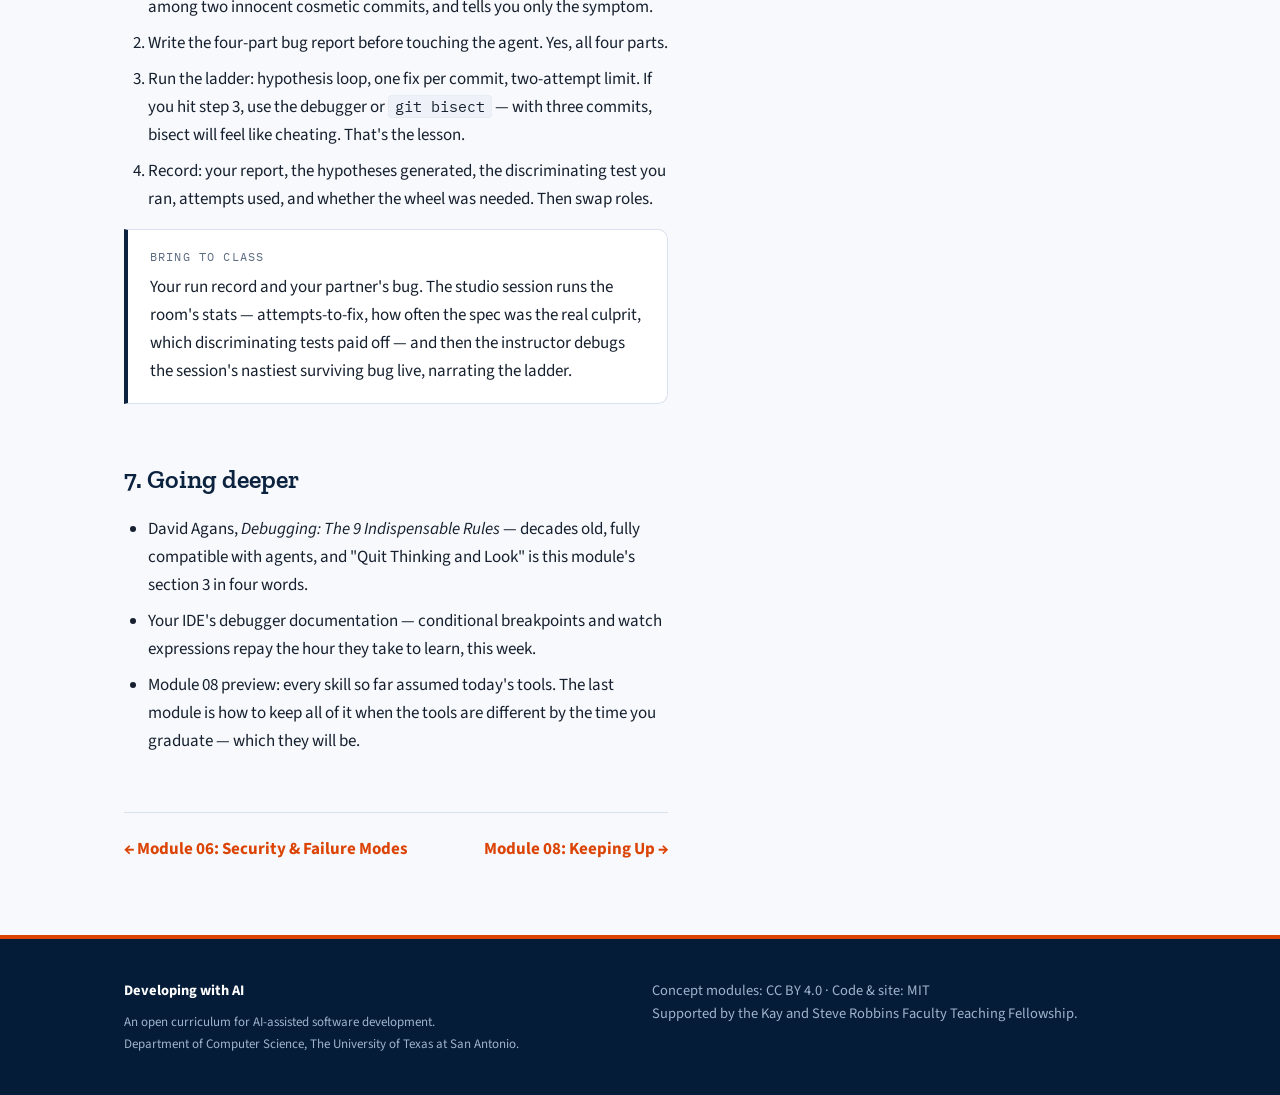
<file: module-7.html>
<!DOCTYPE html>
<html lang="en">
<head>
<meta charset="UTF-8">
<meta name="viewport" content="width=device-width, initial-scale=1.0">
<title>Module 07 · Troubleshooting &amp; Debugging with AI — Developing with AI</title>
<link rel="preconnect" href="https://fonts.googleapis.com">
<link href="https://fonts.googleapis.com/css2?family=Zilla+Slab:wght@500;600;700&family=Source+Sans+3:wght@400;600;700&family=IBM+Plex+Mono:wght@400;500&display=swap" rel="stylesheet">
<link rel="stylesheet" href="styles.css">
</head>
<body>

<header class="site-header">
  <div class="wrap">
    <a class="brand" href="index.html">
      <span class="mark">Developing <em>with</em> AI</span>
      <span class="org">UT San Antonio · CS 3443</span>
    </a>
    <nav class="site-nav" aria-label="Site">
      <a href="index.html">Home</a>
      <a href="index.html#modules" aria-current="page">Modules</a>
      <a href="playbooks.html">Tool Playbooks</a>
      <a href="instructors.html">For Instructors</a>
    </nav>
  </div>
</header>

<div class="article-hero">
  <div class="wrap">
    <p class="crumbs"><a href="index.html#modules">Modules</a> / 07</p>
    <h1>Troubleshooting &amp; Debugging with AI</h1>
    <div class="meta-row">
      <span class="chip chip-durable">Durable</span>
      <span class="stat">~20 MIN · VIDEO + READING + EXERCISE</span>
    </div>
  </div>
</div>

<div class="article">
  <div class="wrap article-grid">

    <article class="prose">

      <div class="callout">
        <span class="label">Learning objectives</span>
        <p>By the end of this module you can:</p>
        <ul>
          <li>Write a bug report that makes an agent useful: expected vs. actual, minimal reproduction, exact evidence, and what's already ruled out.</li>
          <li>Use the agent for hypothesis generation while keeping hypothesis <em>testing</em> for yourself — and refuse fixes for hypotheses nobody confirmed.</li>
          <li>Run the two-attempt escalation ladder, and climb off it into classical debugging before the thrash loop starts.</li>
          <li>Debug in the right blame order when the code was generated: spec first, code second, environment third, tool last.</li>
        </ul>
      </div>

      <div class="video-slot" role="img" aria-label="Video placeholder: Module 7 overview with a narrated debugging session, about 8 minutes">
        <span class="play">▶</span>
        <strong style="color:#fff;">Module 07 overview — a real bug, hunted on camera</strong>
        <span class="mono" style="font-size:12px;">VIDEO · ~8 MIN · [RECORD SUMMER 2026]</span>
      </div>

      <h2 id="moved">1. Debugging didn't go away — it moved</h2>
      <p>It's 11 p.m., the demo is tomorrow, and the feature that worked on Tuesday
         throws an exception nobody recognizes. This is the moment the whole course
         has been preparing you for, because it's the moment vibe coding presents
         its bill: a codebase you can't read is a codebase you can't fix. If you've
         been running the Module 04–05 habits, you arrive with assets instead —
         a suite that tells you <em>what</em> broke, review notes that tell you
         what each piece was for, and a commit history where every agent
         contribution is one clean diff.</p>
      <p>The temptation at 11 p.m. has a specific shape: paste the stack trace,
         type "fix it," accept the patch, repeat. Sometimes it even works. But it's
         a slot machine — each pull costs a diff you didn't really review, and
         three pulls in you have new code layered on broken code and no idea which
         change did what. Module 03 named this <em>thrashing</em> and told you to
         exit. This module is the full discipline of staying out of it.</p>

      <h2 id="report">2. The bug report is a spec</h2>
      <p>Everything Module 02 taught about specification applies double here,
         because a debugging agent with a vague prompt doesn't just guess — it
         guesses <em>confidently, with a patch attached</em>. A useful bug report
         has four parts, and they're worth two minutes even at 11 p.m.:</p>
      <ul>
        <li><strong>Expected vs. actual</strong> — and "expected" comes from your
            acceptance criteria, verbatim. "Typing <code>cs 34</code> should match
            CS 3443; instead the list goes empty."</li>
        <li><strong>Minimal reproduction</strong> — the smallest input and shortest
            path that triggers it. Shrinking the repro is half the diagnosis, and
            it's work you can co-do with the agent: "help me find the smallest
            input that still fails."</li>
        <li><strong>Exact evidence</strong> — the complete error text and stack
            trace, pasted, not paraphrased. Models read stack traces well; they
            read "it crashes somewhere in the filter thing" the way you'd expect.</li>
        <li><strong>What's ruled out</strong> — "the suite passed before commit
            <code>a3f1</code>; the repository returns the right list (verified by
            test); the bug appears only when the query contains a space." Every
            ruled-out fact prunes the agent's hypothesis tree before it grows.</li>
      </ul>

      <h2 id="hypotheses">3. Hypotheses are the agent's job; verification is yours</h2>
      <p>Here's the division of labor that makes AI genuinely powerful at
         debugging. Models are exceptional at <em>differential diagnosis</em> —
         given a good report, they'll produce a ranked list of plausible causes in
         seconds, including ones outside your experience. So ask for exactly that:
         <em>"List the most likely causes, ranked, with how I could cheaply test
         each one — don't write a fix yet."</em></p>
      <p>That last clause is the discipline. The failure pattern to avoid is
         accepting a patch for a hypothesis nobody confirmed. A fix that makes the
         symptom disappear without a confirmed cause is the worst outcome in
         debugging: <strong>the fix that works for the wrong reason</strong> —
         the real bug is still there, now wearing camouflage, and it will be back
         the week of the final. The loop you want instead:</p>
      <ol>
        <li>Agent proposes ranked hypotheses with a cheap discriminating test for each.</li>
        <li><em>You</em> run the cheapest test — a print statement, a breakpoint,
            one assertion — and observe.</li>
        <li>Confirmed? Now request the fix, for that cause, and review it like any
            diff (it's amazing how small fixes get when the cause is known).
            Refuted? Feed the observation back; the new fact is worth ten retries.</li>
      </ol>
      <p>One mechanical rule keeps the whole thing sane:
         <strong>one attempted fix, one commit</strong>. Never let the agent stack
         a second fix on an unverified first. If two fixes fail, revert both — you
         are demonstrably guessing, and the ladder below says what's next.</p>

      <h2 id="ladder">4. The escalation ladder</h2>
      <p>Module 03 gave you the thrashing signal; here's the procedure that
         replaces it. Two assisted attempts, then the wheel:</p>
      <ol>
        <li><strong>Attempt 1:</strong> full bug report, hypothesis loop, one
            verified fix. This resolves most bugs.</li>
        <li><strong>Attempt 2:</strong> only with <em>new evidence</em> — a fact
            attempt 1 produced. "Try again" is not an attempt; it's the same pull
            of the same slot machine. If you have nothing new to add, you're
            already at step 3.</li>
        <li><strong>Take the wheel.</strong> Close the agent panel and reach for
            the classical kit, which works exactly as well as it did before AI:
            <ul>
              <li><strong>The debugger.</strong> Breakpoint at the last place you
                  <em>know</em> the data is right; step until it's wrong. The IDE
                  debugger is still the highest-bandwidth instrument in
                  this trade, and CS 3443 expects you fluent in it.</li>
              <li><strong>Bisection.</strong> Your one-diff-per-task git history
                  (Module 03) makes <code>git bisect</code> almost magical: a few
                  checkouts and the guilty commit identifies itself.</li>
              <li><strong>Rubber-ducking — with a twist.</strong> Explain the
                  failing code line by line, out loud or in writing, to the agent.
                  The explaining is what finds the bug; the agent is just a duck
                  that occasionally asks a good question. If there's a line you
                  can't explain, Module 04 already told you: that line is the
                  homework, and tonight it's also the prime suspect.</li>
            </ul>
        </li>
      </ol>
      <p>The ladder isn't anti-AI — you can bring findings from step 3 back to the
         agent for a final fix. It's anti-<em>thrash</em>: a hard stop that
         converts "one more try" into evidence-gathering.</p>

      <h2 id="blame">5. When the code was generated: blame in the right order</h2>
      <p>Debugging code an agent wrote adds one diagnostic layer, and it goes
         <em>first</em>:</p>
      <ol>
        <li><strong>The spec.</strong> Reread what you actually asked for. A
            startling fraction of "bugs" in generated code are the model doing
            precisely what you said and not what you meant — the silent decisions
            from Module 02, surfacing late. If the spec was wrong, the fix is a
            spec fix; patching the code leaves you maintaining a correct
            implementation of the wrong thing.</li>
        <li><strong>The code.</strong> Now hunt with the Module 04 smell list in
            hand — silent defaults and swallowed exceptions are disproportionately
            where generated bugs hide, because they're designed not to crash.
            A bug with no stack trace is usually a <code>catch</code> block eating
            one; your first move is often to make the code <em>louder</em>.</li>
        <li><strong>The environment.</strong> Version mismatches, stale builds,
            the dependency that resolved differently on your teammate's machine
            (Module 06's territory). "Works on my machine" is an environment
            hypothesis, and it's testable.</li>
        <li><strong>The tool.</strong> Last, and rarely: the playbook's sharp-edges
            section lists the current known quirks. Check it before deciding
            you've found a new one — then log it there if you truly have, because
            that's the tool layer doing its job.</li>
      </ol>

      <h2 id="exercise">6. Hands-on exercise (~20 min, in pairs)</h2>
      <p>Sabotage night. You'll need a teammate and your merged project feature.</p>
      <ol>
        <li>Your partner introduces one subtle bug into your feature branch — a
            flipped comparison, an off-by-one, a swallowed exception — commits it
            among two innocent cosmetic commits, and tells you only the symptom.</li>
        <li>Write the four-part bug report before touching the agent. Yes, all
            four parts.</li>
        <li>Run the ladder: hypothesis loop, one fix per commit, two-attempt
            limit. If you hit step 3, use the debugger or
            <code>git bisect</code> — with three commits, bisect will feel like
            cheating. That's the lesson.</li>
        <li>Record: your report, the hypotheses generated, the discriminating
            test you ran, attempts used, and whether the wheel was needed. Then
            swap roles.</li>
      </ol>
      <div class="callout">
        <span class="label">Bring to class</span>
        <p>Your run record and your partner's bug. The studio session runs the
           room's stats — attempts-to-fix, how often the spec was the real
           culprit, which discriminating tests paid off — and then the instructor
           debugs the session's nastiest surviving bug live, narrating the ladder.</p>
      </div>

      <h2 id="reading">7. Going deeper</h2>
      <ul>
        <li>David Agans, <em>Debugging: The 9 Indispensable Rules</em> — decades
            old, fully compatible with agents, and "Quit Thinking and Look" is
            this module's section 3 in four words.</li>
        <li>Your IDE's debugger documentation — conditional breakpoints and watch
            expressions repay the hour they take to learn, this week.</li>
        <li>Module 08 preview: every skill so far assumed today's tools. The last
            module is how to keep all of it when the tools are different by the
            time you graduate — which they will be.</li>
      </ul>

      <nav class="pager" aria-label="Module navigation">
        <a href="module-6.html">← Module 06: Security &amp; Failure Modes</a>
        <a href="module-8.html">Module 08: Keeping Up →</a>
      </nav>
    </article>

    <aside class="toc" aria-label="On this page">
      <p class="label">On this page</p>
      <ol>
        <li><a href="#moved">Debugging moved</a></li>
        <li><a href="#report">The bug report is a spec</a></li>
        <li><a href="#hypotheses">Hypotheses vs. verification</a></li>
        <li><a href="#ladder">The escalation ladder</a></li>
        <li><a href="#blame">Blame in the right order</a></li>
        <li><a href="#exercise">Hands-on exercise</a></li>
        <li><a href="#reading">Going deeper</a></li>
      </ol>
    </aside>

  </div>
</div>

<footer class="site-footer">
  <div class="wrap">
    <div>
      <strong style="color:#fff;">Developing with AI</strong>
      <p class="fineprint">An open curriculum for AI-assisted software development.<br>
      Department of Computer Science, The University of Texas at San Antonio.</p>
    </div>
    <div>
      <p>Concept modules: CC BY 4.0 · Code &amp; site: MIT<br>
      Supported by the Kay and Steve Robbins Faculty Teaching Fellowship.</p>
    </div>
  </div>
</footer>

</body>
</html>
</file>
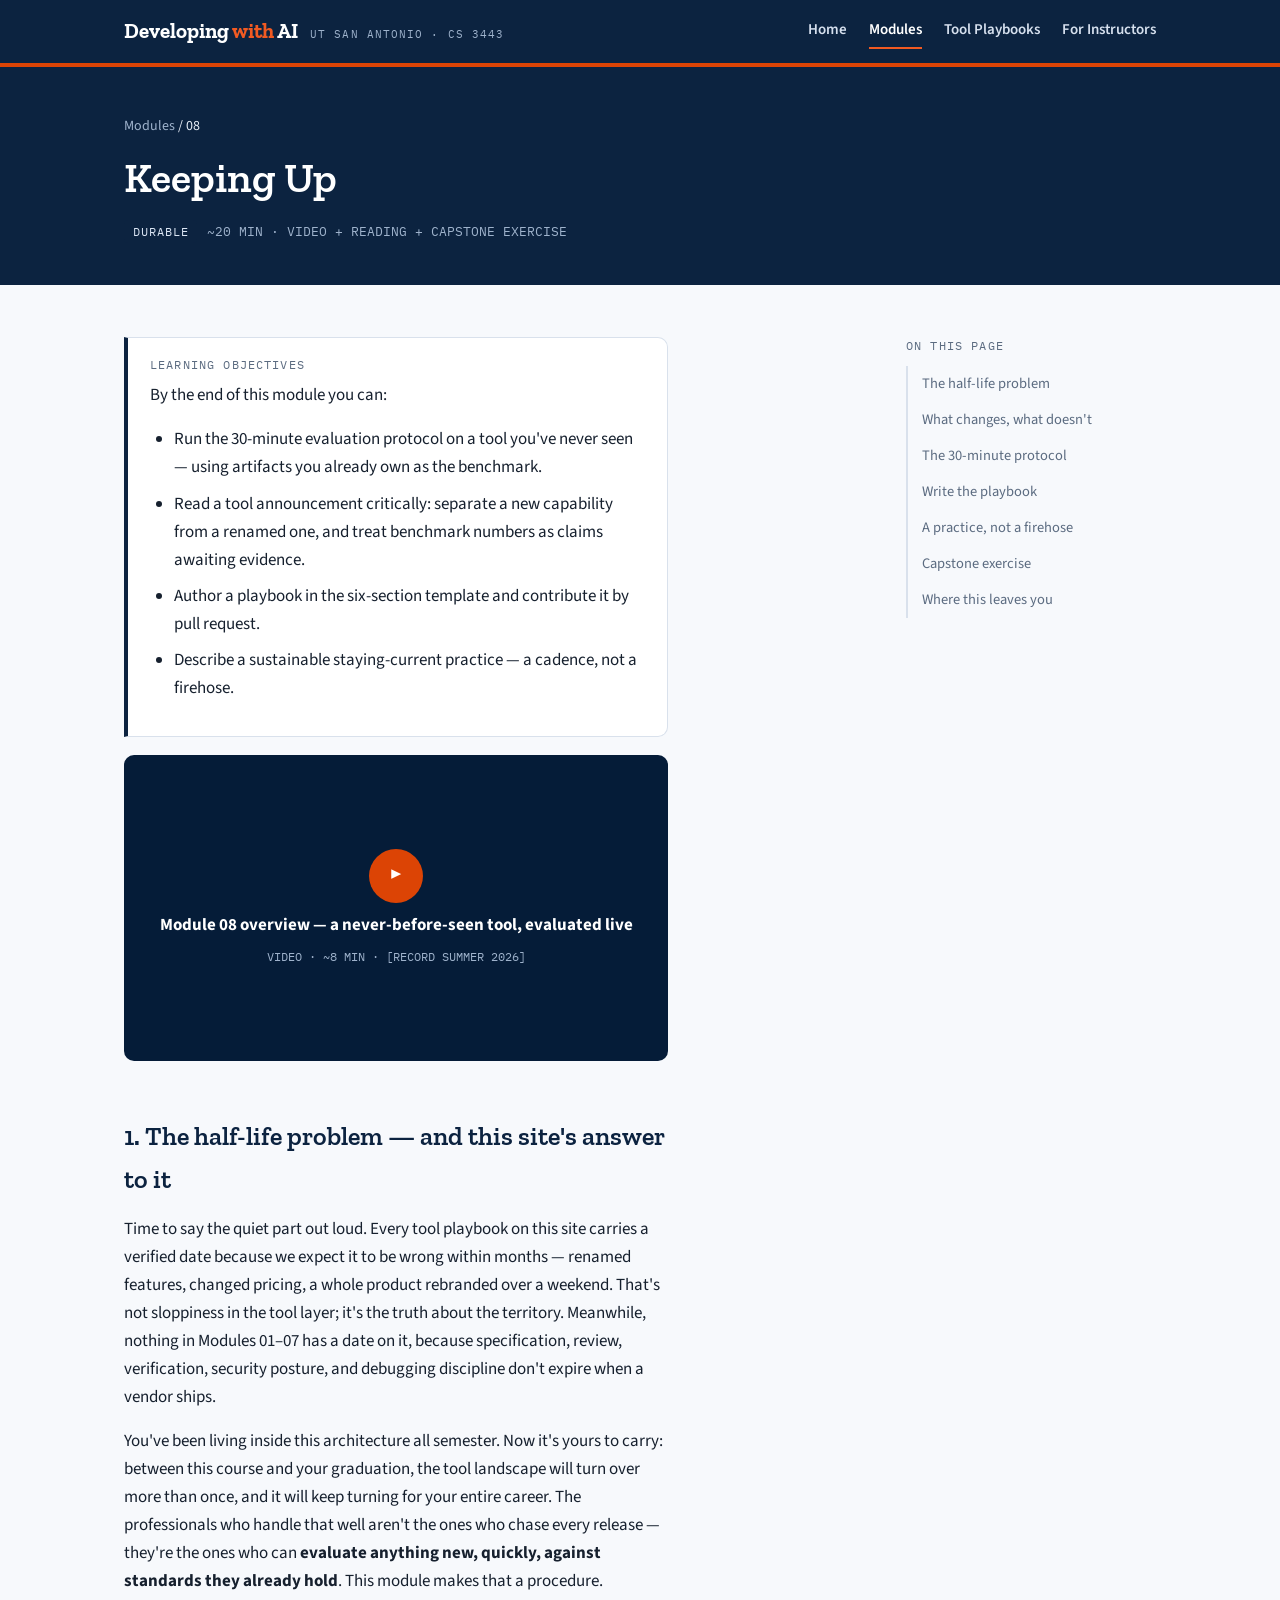
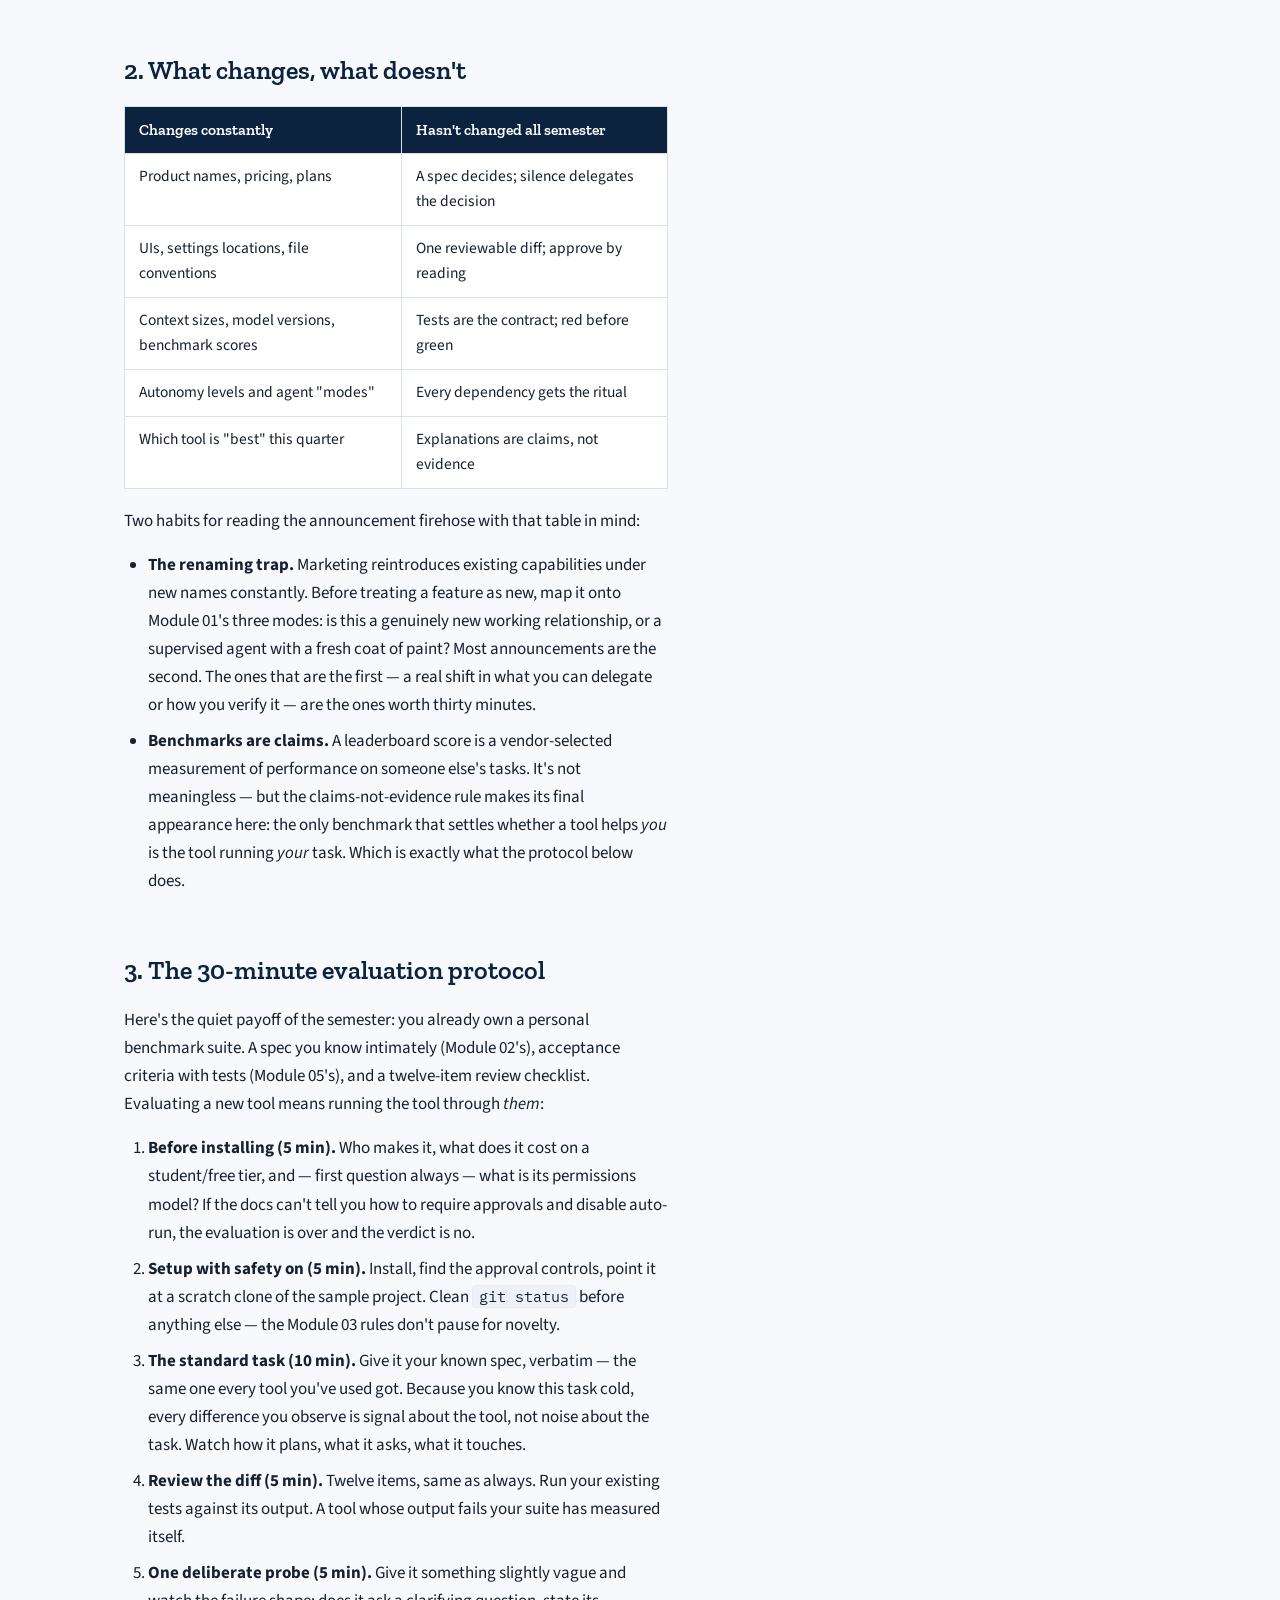
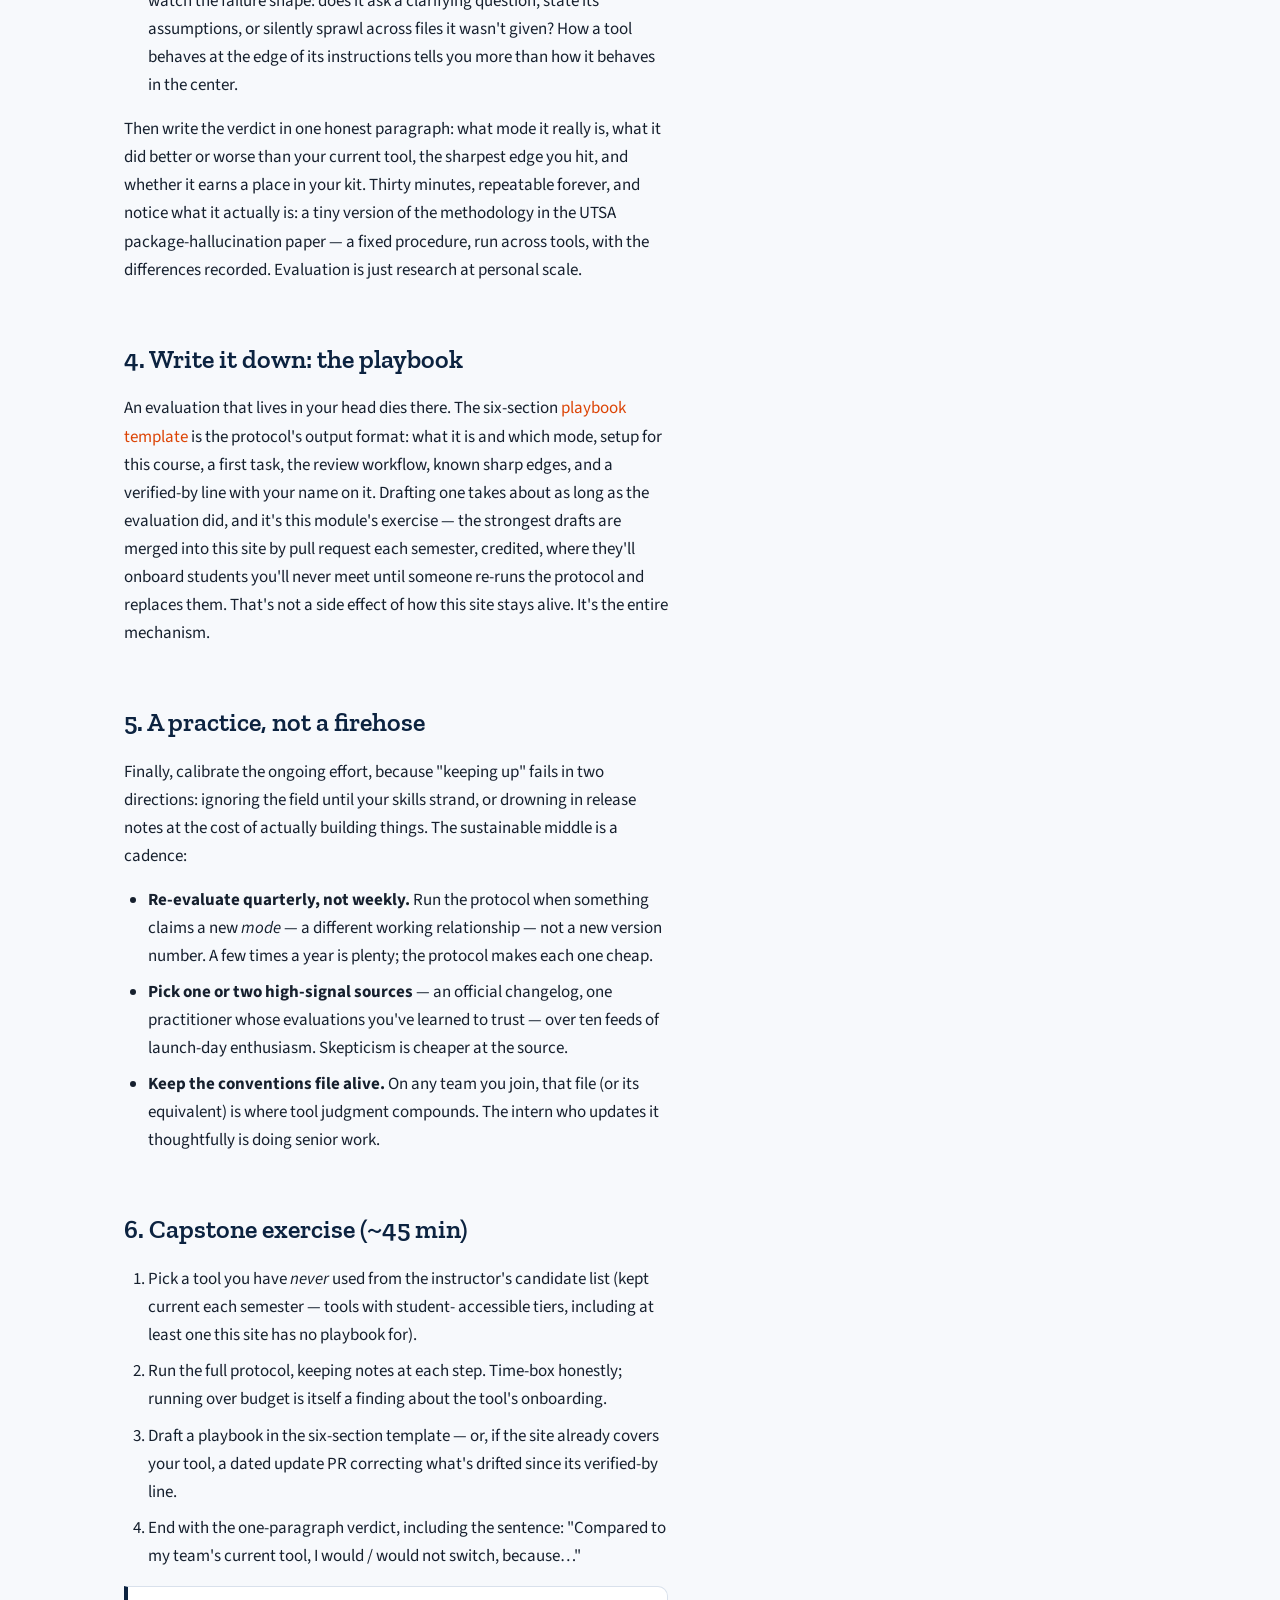
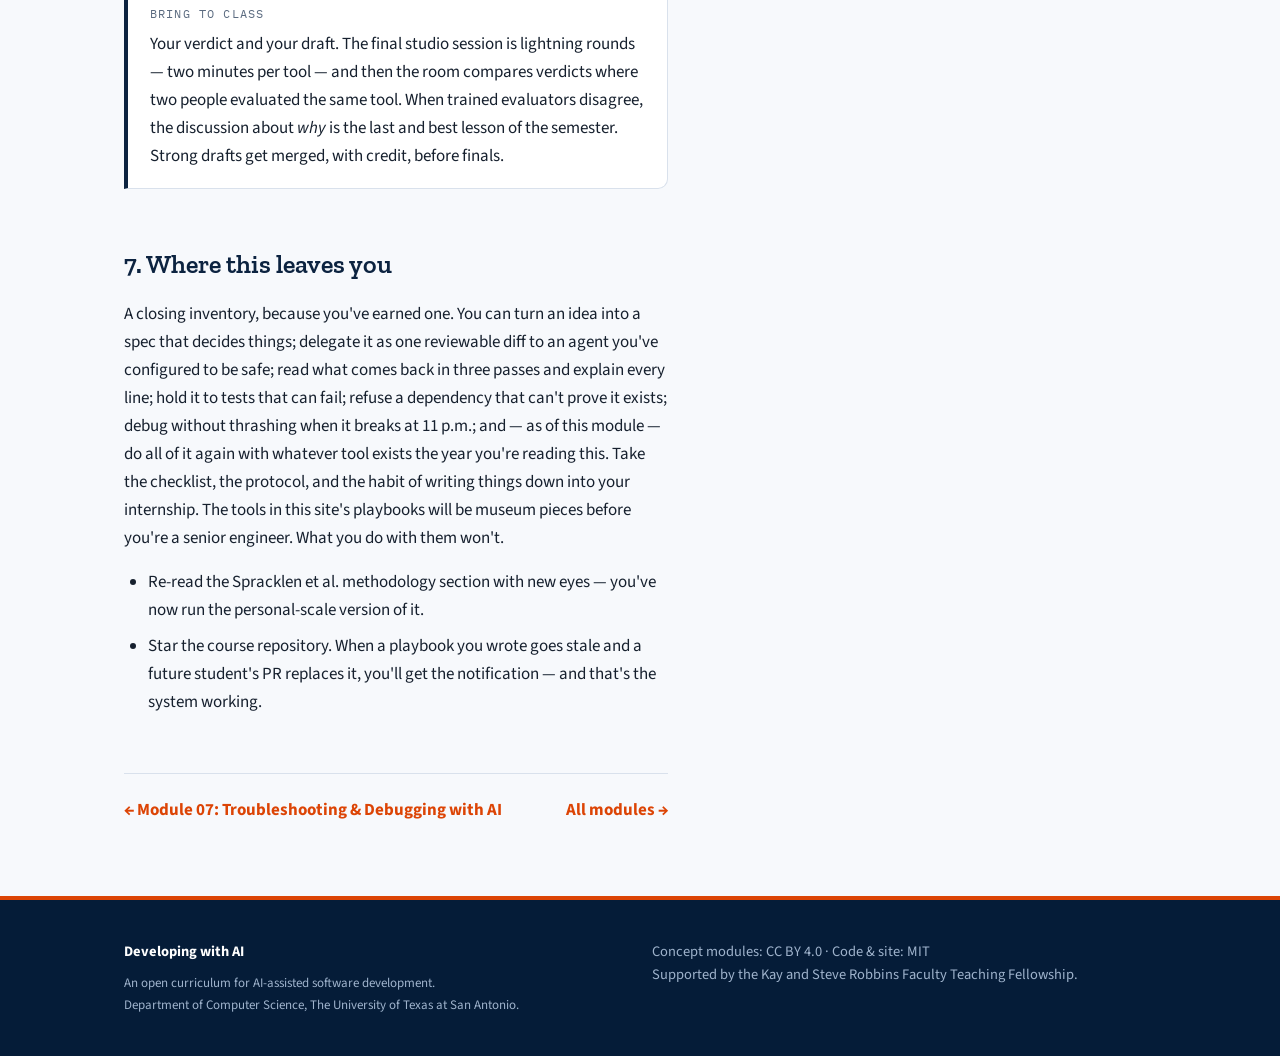
<file: module-8.html>
<!DOCTYPE html>
<html lang="en">
<head>
<meta charset="UTF-8">
<meta name="viewport" content="width=device-width, initial-scale=1.0">
<title>Module 08 · Keeping Up — Developing with AI</title>
<link rel="preconnect" href="https://fonts.googleapis.com">
<link href="https://fonts.googleapis.com/css2?family=Zilla+Slab:wght@500;600;700&family=Source+Sans+3:wght@400;600;700&family=IBM+Plex+Mono:wght@400;500&display=swap" rel="stylesheet">
<link rel="stylesheet" href="styles.css">
</head>
<body>

<header class="site-header">
  <div class="wrap">
    <a class="brand" href="index.html">
      <span class="mark">Developing <em>with</em> AI</span>
      <span class="org">UT San Antonio · CS 3443</span>
    </a>
    <nav class="site-nav" aria-label="Site">
      <a href="index.html">Home</a>
      <a href="index.html#modules" aria-current="page">Modules</a>
      <a href="playbooks.html">Tool Playbooks</a>
      <a href="instructors.html">For Instructors</a>
    </nav>
  </div>
</header>

<div class="article-hero">
  <div class="wrap">
    <p class="crumbs"><a href="index.html#modules">Modules</a> / 08</p>
    <h1>Keeping Up</h1>
    <div class="meta-row">
      <span class="chip chip-durable">Durable</span>
      <span class="stat">~20 MIN · VIDEO + READING + CAPSTONE EXERCISE</span>
    </div>
  </div>
</div>

<div class="article">
  <div class="wrap article-grid">

    <article class="prose">

      <div class="callout">
        <span class="label">Learning objectives</span>
        <p>By the end of this module you can:</p>
        <ul>
          <li>Run the 30-minute evaluation protocol on a tool you've never seen — using artifacts you already own as the benchmark.</li>
          <li>Read a tool announcement critically: separate a new capability from a renamed one, and treat benchmark numbers as claims awaiting evidence.</li>
          <li>Author a playbook in the six-section template and contribute it by pull request.</li>
          <li>Describe a sustainable staying-current practice — a cadence, not a firehose.</li>
        </ul>
      </div>

      <div class="video-slot" role="img" aria-label="Video placeholder: Module 8 overview with a live 30-minute evaluation, compressed, about 8 minutes">
        <span class="play">▶</span>
        <strong style="color:#fff;">Module 08 overview — a never-before-seen tool, evaluated live</strong>
        <span class="mono" style="font-size:12px;">VIDEO · ~8 MIN · [RECORD SUMMER 2026]</span>
      </div>

      <h2 id="halflife">1. The half-life problem — and this site's answer to it</h2>
      <p>Time to say the quiet part out loud. Every tool playbook on this site
         carries a verified date because we expect it to be wrong within months —
         renamed features, changed pricing, a whole product rebranded over a
         weekend. That's not sloppiness in the tool layer; it's the truth about
         the territory. Meanwhile, nothing in Modules 01–07 has a date on it,
         because specification, review, verification, security posture, and
         debugging discipline don't expire when a vendor ships.</p>
      <p>You've been living inside this architecture all semester. Now it's yours
         to carry: between this course and your graduation, the tool landscape
         will turn over more than once, and it will keep turning for your entire
         career. The professionals who handle that well aren't the ones who chase
         every release — they're the ones who can <strong>evaluate anything new,
         quickly, against standards they already hold</strong>. This module makes
         that a procedure.</p>

      <h2 id="changes">2. What changes, what doesn't</h2>
      <table class="simple">
        <thead>
          <tr><th>Changes constantly</th><th>Hasn't changed all semester</th></tr>
        </thead>
        <tbody>
          <tr><td>Product names, pricing, plans</td><td>A spec decides; silence delegates the decision</td></tr>
          <tr><td>UIs, settings locations, file conventions</td><td>One reviewable diff; approve by reading</td></tr>
          <tr><td>Context sizes, model versions, benchmark scores</td><td>Tests are the contract; red before green</td></tr>
          <tr><td>Autonomy levels and agent "modes"</td><td>Every dependency gets the ritual</td></tr>
          <tr><td>Which tool is "best" this quarter</td><td>Explanations are claims, not evidence</td></tr>
        </tbody>
      </table>
      <p>Two habits for reading the announcement firehose with that table in mind:</p>
      <ul>
        <li><strong>The renaming trap.</strong> Marketing reintroduces existing
            capabilities under new names constantly. Before treating a feature as
            new, map it onto Module 01's three modes: is this a genuinely new
            working relationship, or a supervised agent with a fresh coat of
            paint? Most announcements are the second. The ones that are the
            first — a real shift in what you can delegate or how you verify it —
            are the ones worth thirty minutes.</li>
        <li><strong>Benchmarks are claims.</strong> A leaderboard score is a
            vendor-selected measurement of performance on someone else's tasks.
            It's not meaningless — but the claims-not-evidence rule makes its
            final appearance here: the only benchmark that settles whether a tool
            helps <em>you</em> is the tool running <em>your</em> task. Which is
            exactly what the protocol below does.</li>
      </ul>

      <h2 id="protocol">3. The 30-minute evaluation protocol</h2>
      <p>Here's the quiet payoff of the semester: you already own a personal
         benchmark suite. A spec you know intimately (Module 02's), acceptance
         criteria with tests (Module 05's), and a twelve-item review checklist.
         Evaluating a new tool means running the tool through <em>them</em>:</p>
      <ol>
        <li><strong>Before installing (5 min).</strong> Who makes it, what does it
            cost on a student/free tier, and — first question always — what is its
            permissions model? If the docs can't tell you how to require approvals
            and disable auto-run, the evaluation is over and the verdict is no.</li>
        <li><strong>Setup with safety on (5 min).</strong> Install, find the
            approval controls, point it at a scratch clone of the sample project.
            Clean <code>git status</code> before anything else — the Module 03
            rules don't pause for novelty.</li>
        <li><strong>The standard task (10 min).</strong> Give it your known spec,
            verbatim — the same one every tool you've used got. Because you know
            this task cold, every difference you observe is signal about the
            tool, not noise about the task. Watch how it plans, what it asks,
            what it touches.</li>
        <li><strong>Review the diff (5 min).</strong> Twelve items, same as
            always. Run your existing tests against its output. A tool whose
            output fails your suite has measured itself.</li>
        <li><strong>One deliberate probe (5 min).</strong> Give it something
            slightly vague and watch the failure shape: does it ask a clarifying
            question, state its assumptions, or silently sprawl across files it
            wasn't given? How a tool behaves at the edge of its instructions
            tells you more than how it behaves in the center.</li>
      </ol>
      <p>Then write the verdict in one honest paragraph: what mode it really is,
         what it did better or worse than your current tool, the sharpest edge
         you hit, and whether it earns a place in your kit. Thirty minutes,
         repeatable forever, and notice what it actually is: a tiny version of
         the methodology in the UTSA package-hallucination paper — a fixed
         procedure, run across tools, with the differences recorded. Evaluation
         is just research at personal scale.</p>

      <h2 id="playbook">4. Write it down: the playbook</h2>
      <p>An evaluation that lives in your head dies there. The six-section
         <a href="playbooks.html#template">playbook template</a> is the protocol's
         output format: what it is and which mode, setup for this course, a first
         task, the review workflow, known sharp edges, and a verified-by line with
         your name on it. Drafting one takes about as long as the evaluation did,
         and it's this module's exercise — the strongest drafts are merged into
         this site by pull request each semester, credited, where they'll onboard
         students you'll never meet until someone re-runs the protocol and
         replaces them. That's not a side effect of how this site stays alive.
         It's the entire mechanism.</p>

      <h2 id="practice">5. A practice, not a firehose</h2>
      <p>Finally, calibrate the ongoing effort, because "keeping up" fails in two
         directions: ignoring the field until your skills strand, or drowning in
         release notes at the cost of actually building things. The sustainable
         middle is a cadence:</p>
      <ul>
        <li><strong>Re-evaluate quarterly, not weekly.</strong> Run the protocol
            when something claims a new <em>mode</em> — a different working
            relationship — not a new version number. A few times a year is
            plenty; the protocol makes each one cheap.</li>
        <li><strong>Pick one or two high-signal sources</strong> — an official
            changelog, one practitioner whose evaluations you've learned to
            trust — over ten feeds of launch-day enthusiasm. Skepticism is
            cheaper at the source.</li>
        <li><strong>Keep the conventions file alive.</strong> On any team you
            join, that file (or its equivalent) is where tool judgment compounds.
            The intern who updates it thoughtfully is doing senior work.</li>
      </ul>

      <h2 id="exercise">6. Capstone exercise (~45 min)</h2>
      <ol>
        <li>Pick a tool you have <em>never</em> used from the instructor's
            candidate list (kept current each semester — tools with student-
            accessible tiers, including at least one this site has no playbook
            for).</li>
        <li>Run the full protocol, keeping notes at each step. Time-box honestly;
            running over budget is itself a finding about the tool's onboarding.</li>
        <li>Draft a playbook in the six-section template — or, if the site
            already covers your tool, a dated update PR correcting what's drifted
            since its verified-by line.</li>
        <li>End with the one-paragraph verdict, including the sentence: "Compared
            to my team's current tool, I would / would not switch, because…"</li>
      </ol>
      <div class="callout">
        <span class="label">Bring to class</span>
        <p>Your verdict and your draft. The final studio session is lightning
           rounds — two minutes per tool — and then the room compares verdicts
           where two people evaluated the same tool. When trained evaluators
           disagree, the discussion about <em>why</em> is the last and best
           lesson of the semester. Strong drafts get merged, with credit, before
           finals.</p>
      </div>

      <h2 id="reading">7. Where this leaves you</h2>
      <p>A closing inventory, because you've earned one. You can turn an idea
         into a spec that decides things; delegate it as one reviewable diff to
         an agent you've configured to be safe; read what comes back in three
         passes and explain every line; hold it to tests that can fail; refuse a
         dependency that can't prove it exists; debug without thrashing when it
         breaks at 11 p.m.; and — as of this module — do all of it again with
         whatever tool exists the year you're reading this. Take the checklist,
         the protocol, and the habit of writing things down into your internship.
         The tools in this site's playbooks will be museum pieces before you're a
         senior engineer. What you do with them won't.</p>
      <ul>
        <li>Re-read the Spracklen et&nbsp;al. methodology section with new eyes —
            you've now run the personal-scale version of it.</li>
        <li>Star the course repository. When a playbook you wrote goes stale and
            a future student's PR replaces it, you'll get the notification — and
            that's the system working.</li>
      </ul>

      <nav class="pager" aria-label="Module navigation">
        <a href="module-7.html">← Module 07: Troubleshooting &amp; Debugging with AI</a>
        <a href="index.html#modules">All modules →</a>
      </nav>
    </article>

    <aside class="toc" aria-label="On this page">
      <p class="label">On this page</p>
      <ol>
        <li><a href="#halflife">The half-life problem</a></li>
        <li><a href="#changes">What changes, what doesn't</a></li>
        <li><a href="#protocol">The 30-minute protocol</a></li>
        <li><a href="#playbook">Write the playbook</a></li>
        <li><a href="#practice">A practice, not a firehose</a></li>
        <li><a href="#exercise">Capstone exercise</a></li>
        <li><a href="#reading">Where this leaves you</a></li>
      </ol>
    </aside>

  </div>
</div>

<footer class="site-footer">
  <div class="wrap">
    <div>
      <strong style="color:#fff;">Developing with AI</strong>
      <p class="fineprint">An open curriculum for AI-assisted software development.<br>
      Department of Computer Science, The University of Texas at San Antonio.</p>
    </div>
    <div>
      <p>Concept modules: CC BY 4.0 · Code &amp; site: MIT<br>
      Supported by the Kay and Steve Robbins Faculty Teaching Fellowship.</p>
    </div>
  </div>
</footer>

</body>
</html>
</file>
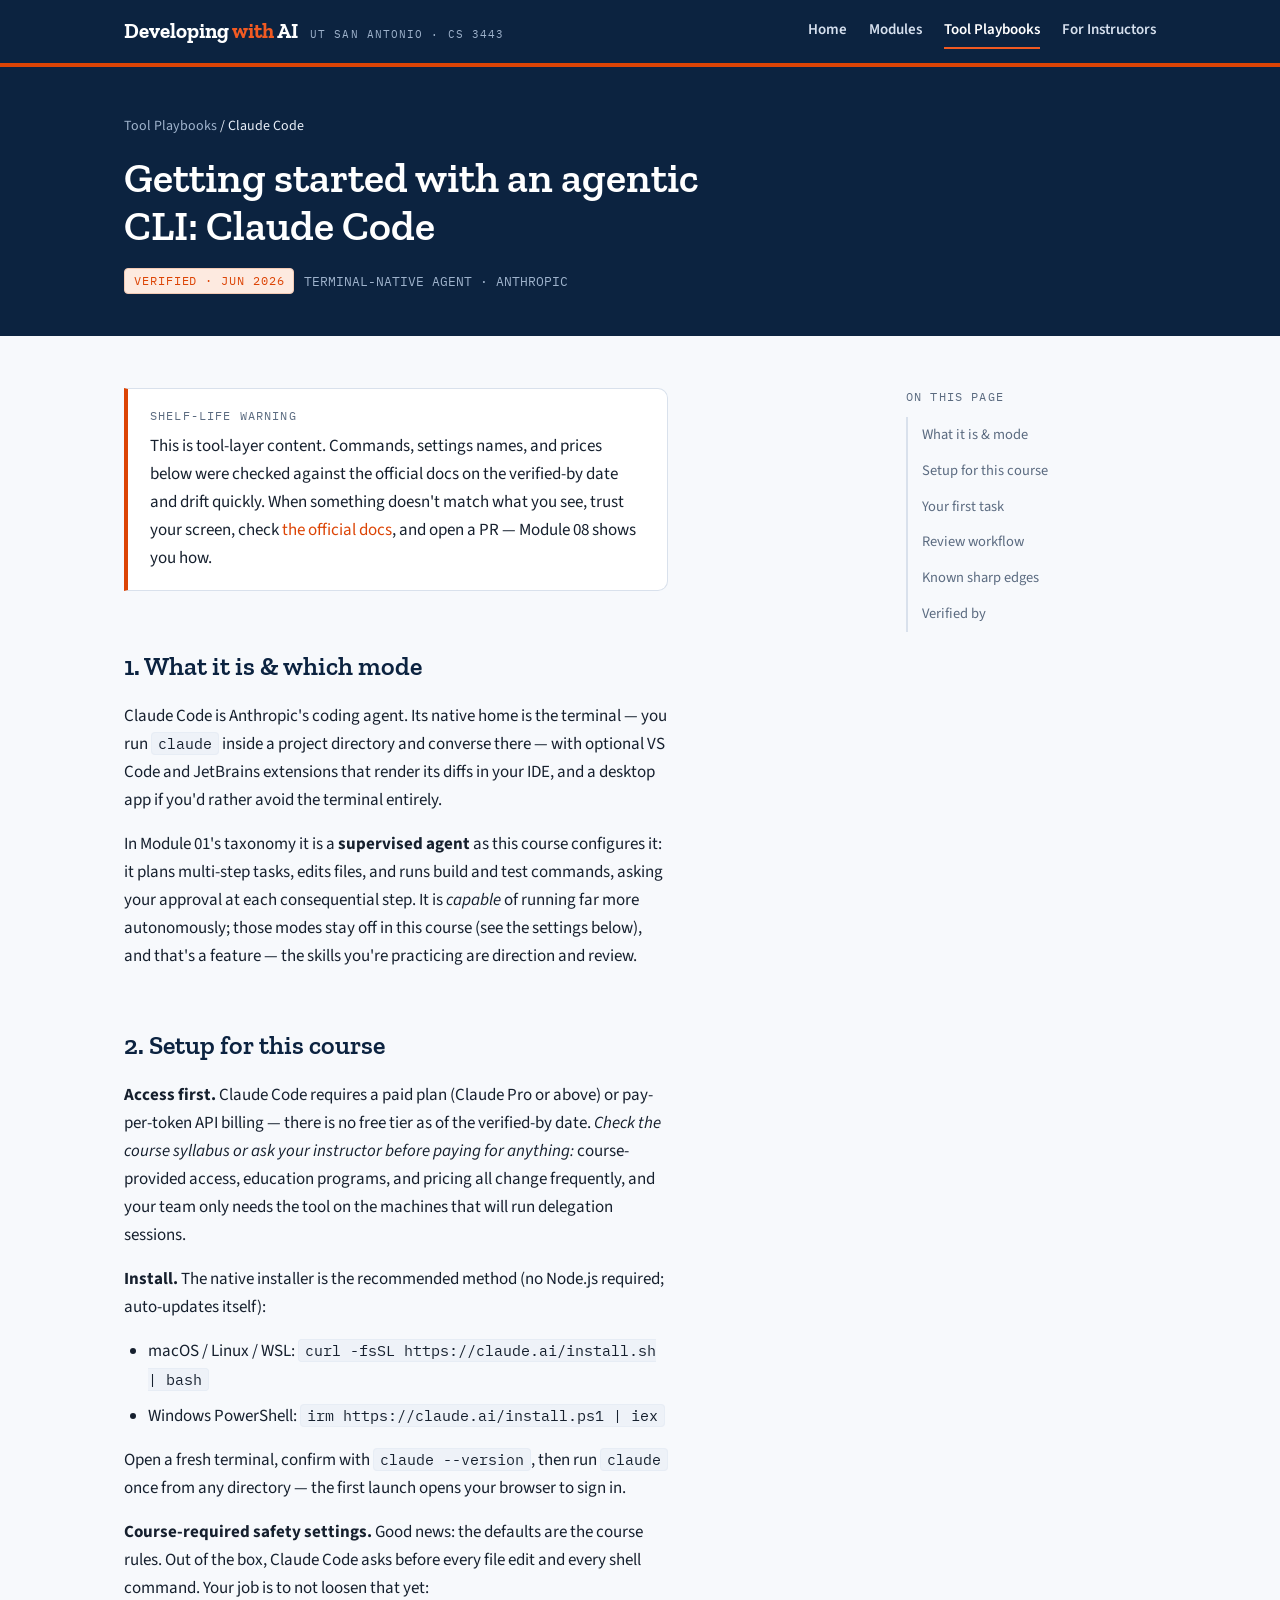
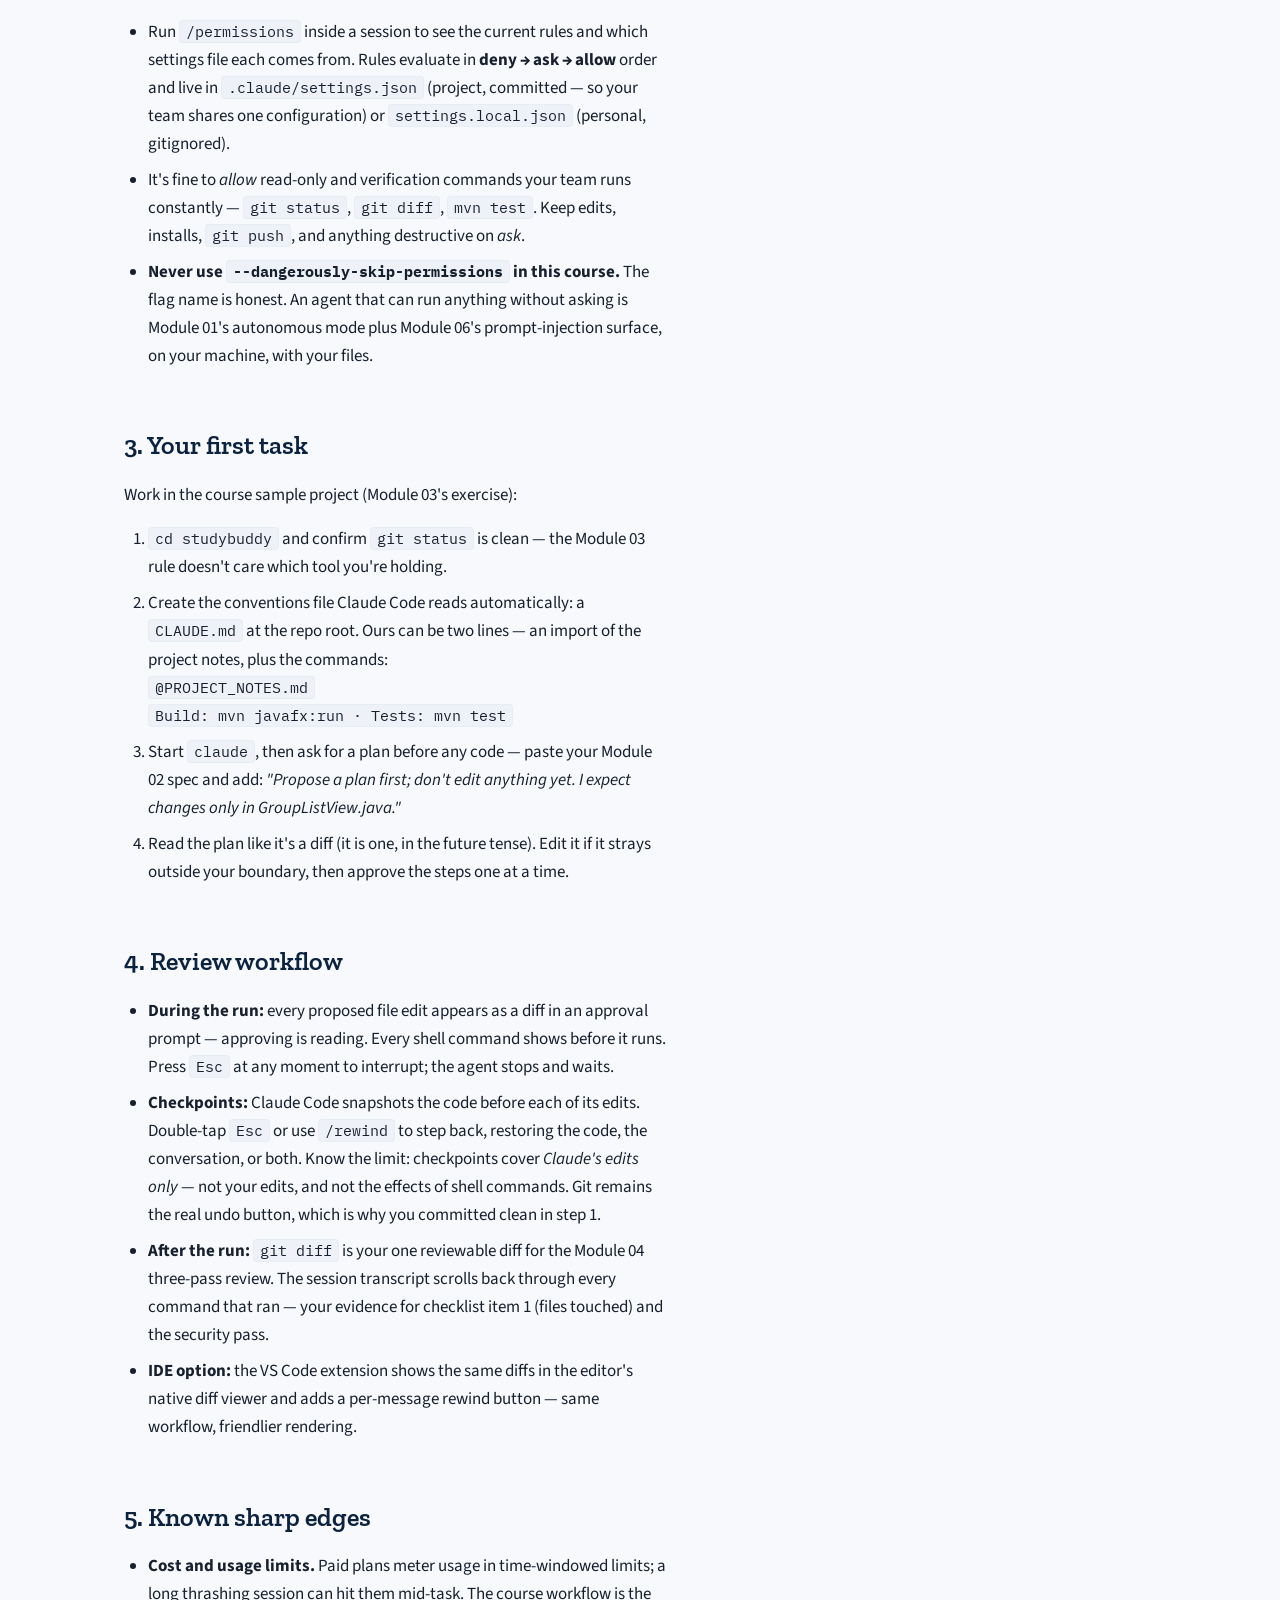
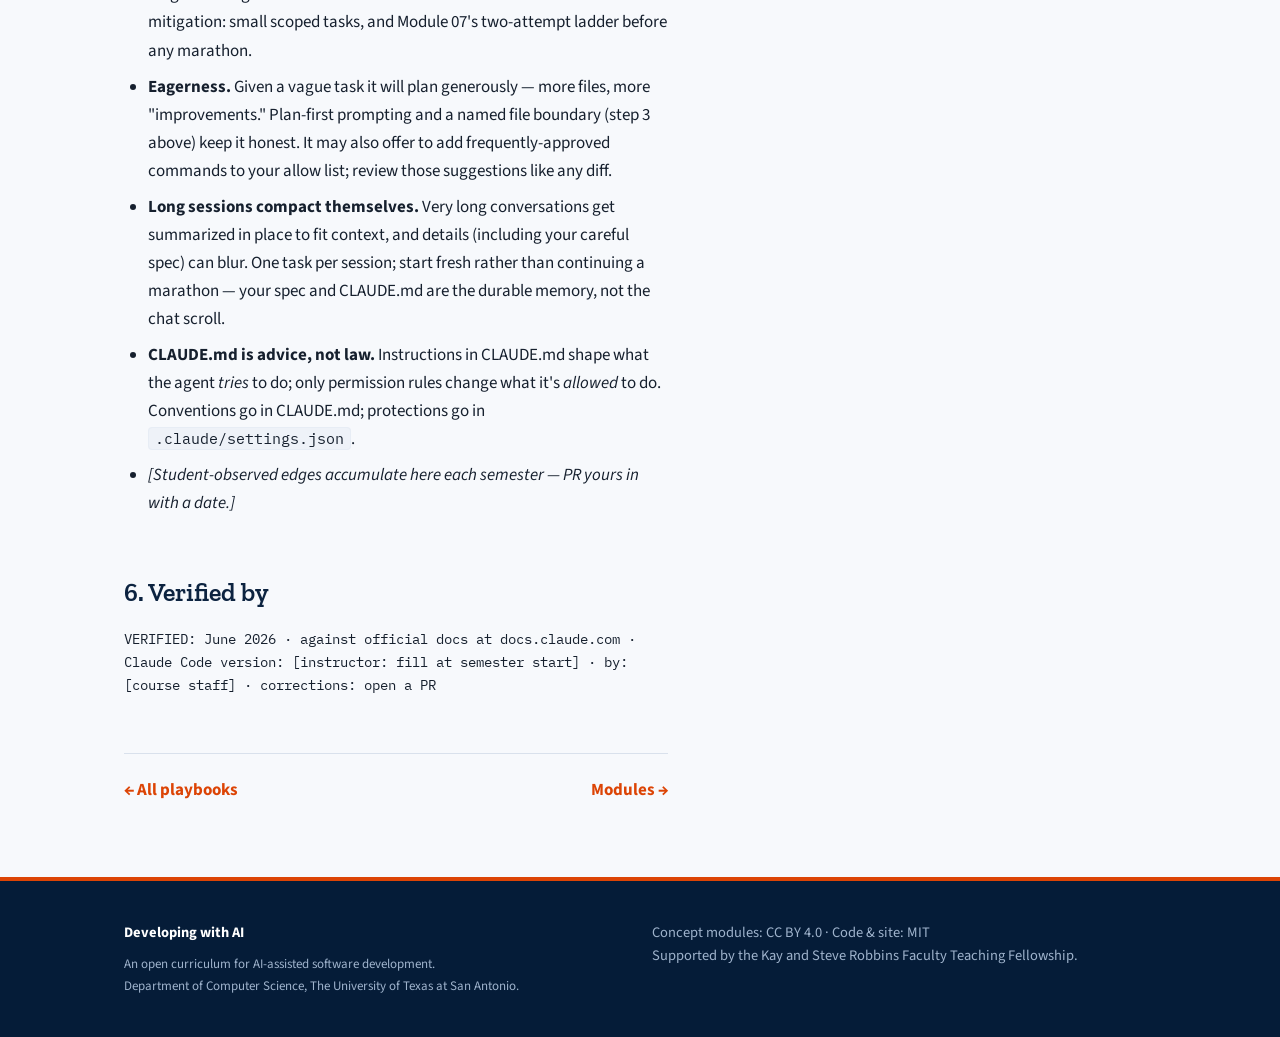
<file: playbook-claude-code.html>
<!DOCTYPE html>
<html lang="en">
<head>
<meta charset="UTF-8">
<meta name="viewport" content="width=device-width, initial-scale=1.0">
<title>Playbook · Claude Code — Developing with AI</title>
<link rel="preconnect" href="https://fonts.googleapis.com">
<link href="https://fonts.googleapis.com/css2?family=Zilla+Slab:wght@500;600;700&family=Source+Sans+3:wght@400;600;700&family=IBM+Plex+Mono:wght@400;500&display=swap" rel="stylesheet">
<link rel="stylesheet" href="styles.css">
</head>
<body>

<header class="site-header">
  <div class="wrap">
    <a class="brand" href="index.html">
      <span class="mark">Developing <em>with</em> AI</span>
      <span class="org">UT San Antonio · CS 3443</span>
    </a>
    <nav class="site-nav" aria-label="Site">
      <a href="index.html">Home</a>
      <a href="index.html#modules">Modules</a>
      <a href="playbooks.html" aria-current="page">Tool Playbooks</a>
      <a href="instructors.html">For Instructors</a>
    </nav>
  </div>
</header>

<div class="article-hero">
  <div class="wrap">
    <p class="crumbs"><a href="playbooks.html">Tool Playbooks</a> / Claude Code</p>
    <h1>Getting started with an agentic CLI: Claude Code</h1>
    <div class="meta-row">
      <span class="chip chip-verified">Verified · Jun 2026</span>
      <span class="stat">TERMINAL-NATIVE AGENT · ANTHROPIC</span>
    </div>
  </div>
</div>

<div class="article">
  <div class="wrap article-grid">

    <article class="prose">

      <div class="callout warn">
        <span class="label">Shelf-life warning</span>
        <p>This is tool-layer content. Commands, settings names, and prices below
           were checked against the official docs on the verified-by date and drift
           quickly. When something doesn't match what you see, trust your screen,
           check <a href="https://docs.claude.com/en/docs/claude-code/overview">the
           official docs</a>, and open a PR — Module 08 shows you how.</p>
      </div>

      <h2 id="what">1. What it is &amp; which mode</h2>
      <p>Claude Code is Anthropic's coding agent. Its native home is the terminal —
         you run <code>claude</code> inside a project directory and converse there —
         with optional VS Code and JetBrains extensions that render its diffs in
         your IDE, and a desktop app if you'd rather avoid the terminal entirely.</p>
      <p>In Module 01's taxonomy it is a <strong>supervised agent</strong> as this
         course configures it: it plans multi-step tasks, edits files, and runs
         build and test commands, asking your approval at each consequential step.
         It is <em>capable</em> of running far more autonomously; those modes stay
         off in this course (see the settings below), and that's a feature — the
         skills you're practicing are direction and review.</p>

      <h2 id="setup">2. Setup for this course</h2>
      <p><strong>Access first.</strong> Claude Code requires a paid plan (Claude
         Pro or above) or pay-per-token API billing — there is no free tier as of
         the verified-by date. <em>Check the course syllabus or ask your instructor
         before paying for anything:</em> course-provided access, education
         programs, and pricing all change frequently, and your team only needs the
         tool on the machines that will run delegation sessions.</p>
      <p><strong>Install.</strong> The native installer is the recommended method
         (no Node.js required; auto-updates itself):</p>
      <ul>
        <li>macOS / Linux / WSL: <code>curl -fsSL https://claude.ai/install.sh | bash</code></li>
        <li>Windows PowerShell: <code>irm https://claude.ai/install.ps1 | iex</code></li>
      </ul>
      <p>Open a fresh terminal, confirm with <code>claude --version</code>, then run
         <code>claude</code> once from any directory — the first launch opens your
         browser to sign in.</p>
      <p><strong>Course-required safety settings.</strong> Good news: the defaults
         are the course rules. Out of the box, Claude Code asks before every file
         edit and every shell command. Your job is to not loosen that yet:</p>
      <ul>
        <li>Run <code>/permissions</code> inside a session to see the current
            rules and which settings file each comes from. Rules evaluate in
            <strong>deny → ask → allow</strong> order and live in
            <code>.claude/settings.json</code> (project, committed — so your team
            shares one configuration) or <code>settings.local.json</code>
            (personal, gitignored).</li>
        <li>It's fine to <em>allow</em> read-only and verification commands your
            team runs constantly — <code>git status</code>, <code>git diff</code>,
            <code>mvn test</code>. Keep edits, installs, <code>git push</code>,
            and anything destructive on <em>ask</em>.</li>
        <li><strong>Never use <code>--dangerously-skip-permissions</code> in this
            course.</strong> The flag name is honest. An agent that can run
            anything without asking is Module 01's autonomous mode plus Module
            06's prompt-injection surface, on your machine, with your files.</li>
      </ul>

      <h2 id="first">3. Your first task</h2>
      <p>Work in the course sample project (Module 03's exercise):</p>
      <ol>
        <li><code>cd studybuddy</code> and confirm <code>git status</code> is
            clean — the Module 03 rule doesn't care which tool you're holding.</li>
        <li>Create the conventions file Claude Code reads automatically: a
            <code>CLAUDE.md</code> at the repo root. Ours can be two lines — an
            import of the project notes, plus the commands:
            <br><code>@PROJECT_NOTES.md</code>
            <br><code>Build: mvn javafx:run · Tests: mvn test</code></li>
        <li>Start <code>claude</code>, then ask for a plan before any code —
            paste your Module 02 spec and add: <em>"Propose a plan first; don't
            edit anything yet. I expect changes only in GroupListView.java."</em></li>
        <li>Read the plan like it's a diff (it is one, in the future tense). Edit
            it if it strays outside your boundary, then approve the steps one at
            a time.</li>
      </ol>

      <h2 id="review">4. Review workflow</h2>
      <ul>
        <li><strong>During the run:</strong> every proposed file edit appears as a
            diff in an approval prompt — approving is reading. Every shell command
            shows before it runs. Press <code>Esc</code> at any moment to
            interrupt; the agent stops and waits.</li>
        <li><strong>Checkpoints:</strong> Claude Code snapshots the code before
            each of its edits. Double-tap <code>Esc</code> or use
            <code>/rewind</code> to step back, restoring the code, the
            conversation, or both. Know the limit: checkpoints cover
            <em>Claude's edits only</em> — not your edits, and not the effects of
            shell commands. Git remains the real undo button, which is why you
            committed clean in step 1.</li>
        <li><strong>After the run:</strong> <code>git diff</code> is your one
            reviewable diff for the Module 04 three-pass review. The session
            transcript scrolls back through every command that ran — your
            evidence for checklist item 1 (files touched) and the security pass.</li>
        <li><strong>IDE option:</strong> the VS Code extension shows the same
            diffs in the editor's native diff viewer and adds a per-message
            rewind button — same workflow, friendlier rendering.</li>
      </ul>

      <h2 id="edges">5. Known sharp edges</h2>
      <ul>
        <li><strong>Cost and usage limits.</strong> Paid plans meter usage in
            time-windowed limits; a long thrashing session can hit them
            mid-task. The course workflow is the mitigation: small scoped tasks,
            and Module 07's two-attempt ladder before any marathon.</li>
        <li><strong>Eagerness.</strong> Given a vague task it will plan
            generously — more files, more "improvements." Plan-first prompting
            and a named file boundary (step 3 above) keep it honest. It may also
            offer to add frequently-approved commands to your allow list;
            review those suggestions like any diff.</li>
        <li><strong>Long sessions compact themselves.</strong> Very long
            conversations get summarized in place to fit context, and details
            (including your careful spec) can blur. One task per session; start
            fresh rather than continuing a marathon — your spec and CLAUDE.md
            are the durable memory, not the chat scroll.</li>
        <li><strong>CLAUDE.md is advice, not law.</strong> Instructions in
            CLAUDE.md shape what the agent <em>tries</em> to do; only permission
            rules change what it's <em>allowed</em> to do. Conventions go in
            CLAUDE.md; protections go in <code>.claude/settings.json</code>.</li>
        <li><em>[Student-observed edges accumulate here each semester — PR yours
            in with a date.]</em></li>
      </ul>

      <h2 id="verified">6. Verified by</h2>
      <p class="mono" style="font-size:14px;">
        VERIFIED: June 2026 · against official docs at docs.claude.com ·
        Claude Code version: [instructor: fill at semester start] ·
        by: [course staff] · corrections: open a PR
      </p>

      <nav class="pager" aria-label="Page navigation">
        <a href="playbooks.html">← All playbooks</a>
        <a href="index.html#modules">Modules →</a>
      </nav>
    </article>

    <aside class="toc" aria-label="On this page">
      <p class="label">On this page</p>
      <ol>
        <li><a href="#what">What it is &amp; mode</a></li>
        <li><a href="#setup">Setup for this course</a></li>
        <li><a href="#first">Your first task</a></li>
        <li><a href="#review">Review workflow</a></li>
        <li><a href="#edges">Known sharp edges</a></li>
        <li><a href="#verified">Verified by</a></li>
      </ol>
    </aside>

  </div>
</div>

<footer class="site-footer">
  <div class="wrap">
    <div>
      <strong style="color:#fff;">Developing with AI</strong>
      <p class="fineprint">An open curriculum for AI-assisted software development.<br>
      Department of Computer Science, The University of Texas at San Antonio.</p>
    </div>
    <div>
      <p>Concept modules: CC BY 4.0 · Code &amp; site: MIT<br>
      Supported by the Kay and Steve Robbins Faculty Teaching Fellowship.</p>
    </div>
  </div>
</footer>

</body>
</html>
</file>
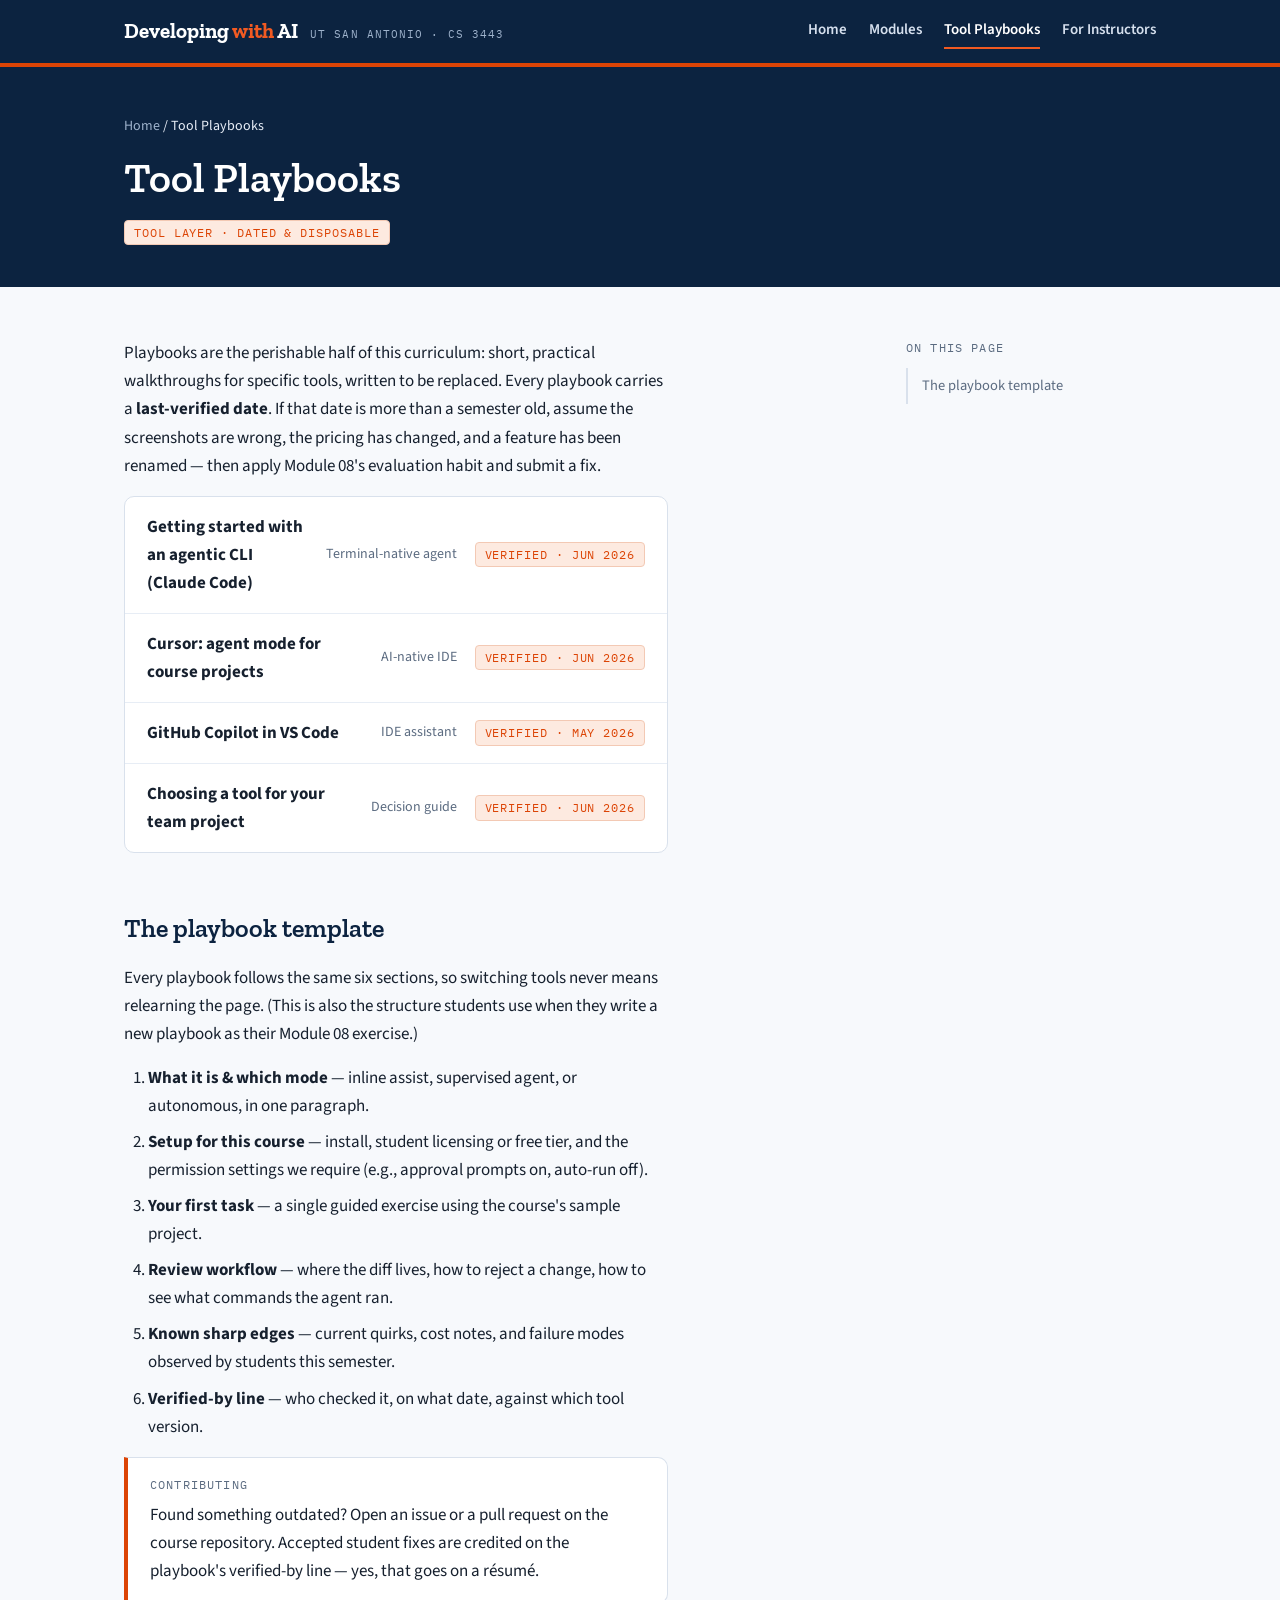
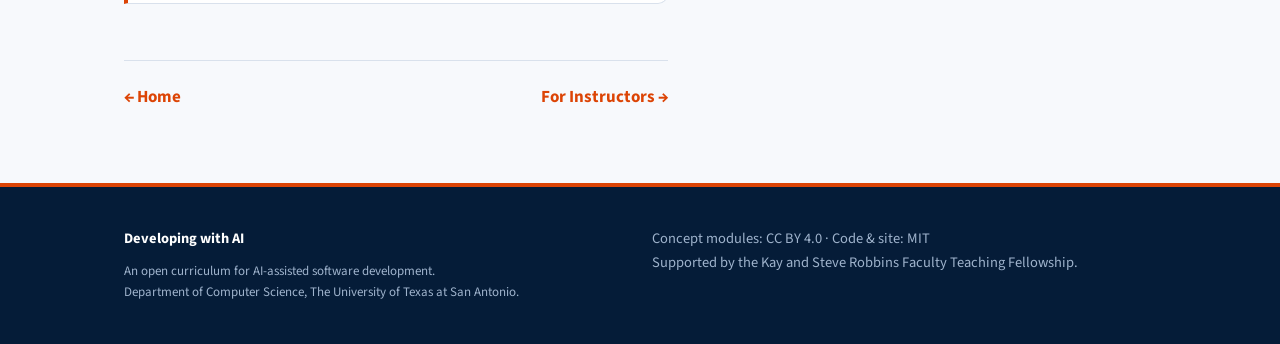
<file: playbooks.html>
<!DOCTYPE html>
<html lang="en">
<head>
<meta charset="UTF-8">
<meta name="viewport" content="width=device-width, initial-scale=1.0">
<title>Tool Playbooks — Developing with AI</title>
<link rel="preconnect" href="https://fonts.googleapis.com">
<link href="https://fonts.googleapis.com/css2?family=Zilla+Slab:wght@500;600;700&family=Source+Sans+3:wght@400;600;700&family=IBM+Plex+Mono:wght@400;500&display=swap" rel="stylesheet">
<link rel="stylesheet" href="styles.css">
</head>
<body>

<header class="site-header">
  <div class="wrap">
    <a class="brand" href="index.html">
      <span class="mark">Developing <em>with</em> AI</span>
      <span class="org">UT San Antonio · CS 3443</span>
    </a>
    <nav class="site-nav" aria-label="Site">
      <a href="index.html">Home</a>
      <a href="index.html#modules">Modules</a>
      <a href="playbooks.html" aria-current="page">Tool Playbooks</a>
      <a href="instructors.html">For Instructors</a>
    </nav>
  </div>
</header>

<div class="article-hero">
  <div class="wrap">
    <p class="crumbs"><a href="index.html">Home</a> / Tool Playbooks</p>
    <h1>Tool Playbooks</h1>
    <div class="meta-row">
      <span class="chip chip-verified">Tool layer · dated &amp; disposable</span>
    </div>
  </div>
</div>

<div class="article">
  <div class="wrap article-grid">
    <article class="prose">

      <p>Playbooks are the perishable half of this curriculum: short, practical
         walkthroughs for specific tools, written to be replaced. Every playbook
         carries a <strong>last-verified date</strong>. If that date is more than a
         semester old, assume the screenshots are wrong, the pricing has changed, and
         a feature has been renamed — then apply Module 08's evaluation habit and
         submit a fix.</p>

      <div class="playbook-list" style="margin-bottom:28px;">
        <a class="playbook-row" href="playbook-claude-code.html">
          <span class="name">Getting started with an agentic CLI (Claude Code)</span>
          <span class="kind">Terminal-native agent</span>
          <span class="chip chip-verified">Verified · Jun 2026</span>
        </a>
        <a class="playbook-row" href="#template">
          <span class="name">Cursor: agent mode for course projects</span>
          <span class="kind">AI-native IDE</span>
          <span class="chip chip-verified">Verified · Jun 2026</span>
        </a>
        <a class="playbook-row" href="#template">
          <span class="name">GitHub Copilot in VS Code</span>
          <span class="kind">IDE assistant</span>
          <span class="chip chip-verified">Verified · May 2026</span>
        </a>
        <a class="playbook-row" href="#template">
          <span class="name">Choosing a tool for your team project</span>
          <span class="kind">Decision guide</span>
          <span class="chip chip-verified">Verified · Jun 2026</span>
        </a>
      </div>

      <h2 id="template">The playbook template</h2>
      <p>Every playbook follows the same six sections, so switching tools never means
         relearning the page. (This is also the structure students use when they write
         a new playbook as their Module 08 exercise.)</p>
      <ol>
        <li><strong>What it is &amp; which mode</strong> — inline assist, supervised
            agent, or autonomous, in one paragraph.</li>
        <li><strong>Setup for this course</strong> — install, student licensing or free
            tier, and the permission settings we require (e.g., approval prompts on,
            auto-run off).</li>
        <li><strong>Your first task</strong> — a single guided exercise using the
            course's sample project.</li>
        <li><strong>Review workflow</strong> — where the diff lives, how to reject a
            change, how to see what commands the agent ran.</li>
        <li><strong>Known sharp edges</strong> — current quirks, cost notes, and
            failure modes observed by students this semester.</li>
        <li><strong>Verified-by line</strong> — who checked it, on what date, against
            which tool version.</li>
      </ol>

      <div class="callout warn">
        <span class="label">Contributing</span>
        <p>Found something outdated? Open an issue or a pull request on the course
           repository. Accepted student fixes are credited on the playbook's
           verified-by line — yes, that goes on a résumé.</p>
      </div>

      <nav class="pager" aria-label="Page navigation">
        <a href="index.html#playbooks">← Home</a>
        <a href="instructors.html">For Instructors →</a>
      </nav>
    </article>

    <aside class="toc" aria-label="On this page">
      <p class="label">On this page</p>
      <ol>
        <li><a href="#template">The playbook template</a></li>
      </ol>
    </aside>
  </div>
</div>

<footer class="site-footer">
  <div class="wrap">
    <div>
      <strong style="color:#fff;">Developing with AI</strong>
      <p class="fineprint">An open curriculum for AI-assisted software development.<br>
      Department of Computer Science, The University of Texas at San Antonio.</p>
    </div>
    <div>
      <p>Concept modules: CC BY 4.0 · Code &amp; site: MIT<br>
      Supported by the Kay and Steve Robbins Faculty Teaching Fellowship.</p>
    </div>
  </div>
</footer>

</body>
</html>
</file>
<file: styles.css>
/* ==========================================================================
   Developing with AI — CS 3443 open curriculum
   Design tokens derived from UTSA brand: navy #0c2340 / #032044, orange #dc4405
   Type: Zilla Slab (display) · Source Sans 3 (body) · IBM Plex Mono (labels/code)
   ========================================================================== */

:root {
  --navy: #0c2340;
  --navy-deep: #051c38;
  --orange: #dc4405;
  --orange-bright: #f15a22;
  --paper: #f7f9fc;
  --card: #ffffff;
  --ink: #16202e;
  --muted: #5b6b80;
  --line: #d9e1ec;
  --line-soft: #e7edf5;
  --maxw: 1080px;
  --radius: 10px;
}

* { box-sizing: border-box; margin: 0; padding: 0; }

html { scroll-behavior: smooth; }
@media (prefers-reduced-motion: reduce) {
  html { scroll-behavior: auto; }
  * { animation: none !important; transition: none !important; }
}

body {
  font-family: "Source Sans 3", "Segoe UI", system-ui, sans-serif;
  font-size: 17px;
  line-height: 1.65;
  color: var(--ink);
  background: var(--paper);
}

.wrap { max-width: var(--maxw); margin: 0 auto; padding: 0 24px; }

a { color: var(--orange); text-decoration: none; }
a:hover { text-decoration: underline; }
a:focus-visible, button:focus-visible {
  outline: 3px solid var(--orange-bright);
  outline-offset: 2px;
  border-radius: 3px;
}

h1, h2, h3, .display { font-family: "Zilla Slab", Georgia, serif; color: var(--navy); }

.mono { font-family: "IBM Plex Mono", ui-monospace, monospace; }

/* ---- Shelf-life chips (signature device) ---- */
.chip {
  display: inline-block;
  font-family: "IBM Plex Mono", ui-monospace, monospace;
  font-size: 11.5px;
  letter-spacing: 0.08em;
  text-transform: uppercase;
  padding: 3px 9px;
  border-radius: 4px;
  line-height: 1.5;
  white-space: nowrap;
}
.chip-durable { background: var(--navy); color: #dce6f4; }
.chip-verified { background: #fdeae0; color: var(--orange); border: 1px solid #f3c9b4; }
.chip-plain { background: var(--line-soft); color: var(--muted); }

/* ---- Header ---- */
.site-header {
  background: var(--navy);
  color: #fff;
  border-bottom: 4px solid var(--orange);
}
.site-header .wrap {
  display: flex;
  align-items: center;
  justify-content: space-between;
  gap: 16px;
  padding-top: 14px;
  padding-bottom: 14px;
  flex-wrap: wrap;
}
.brand { display: flex; align-items: baseline; gap: 12px; color: #fff; text-decoration: none; }
.brand:hover { text-decoration: none; }
.brand .mark {
  font-family: "Zilla Slab", Georgia, serif;
  font-weight: 700;
  font-size: 21px;
  color: #fff;
}
.brand .mark em { font-style: normal; color: var(--orange-bright); }
.brand .org {
  font-family: "IBM Plex Mono", ui-monospace, monospace;
  font-size: 11px;
  letter-spacing: 0.1em;
  text-transform: uppercase;
  color: #9fb3cc;
}
nav.site-nav { display: flex; gap: 22px; flex-wrap: wrap; }
nav.site-nav a {
  color: #d6e0ee;
  font-size: 15px;
  font-weight: 600;
  text-decoration: none;
  padding: 4px 0;
  border-bottom: 2px solid transparent;
}
nav.site-nav a:hover, nav.site-nav a[aria-current="page"] {
  color: #fff;
  border-bottom-color: var(--orange-bright);
}

/* ---- Hero ---- */
.hero { background: linear-gradient(180deg, var(--navy) 0%, var(--navy-deep) 100%); color: #e8eef7; padding: 64px 0 72px; }
.hero .eyebrow {
  font-family: "IBM Plex Mono", ui-monospace, monospace;
  font-size: 12.5px;
  letter-spacing: 0.14em;
  text-transform: uppercase;
  color: var(--orange-bright);
  margin-bottom: 18px;
}
.hero h1 {
  color: #fff;
  font-size: clamp(32px, 5vw, 52px);
  line-height: 1.12;
  font-weight: 600;
  max-width: 17ch;
}
.hero h1 em { font-style: normal; color: var(--orange-bright); }
.hero .lede { max-width: 58ch; margin-top: 22px; font-size: 19px; color: #c3d0e2; }
.hero .cta-row { margin-top: 30px; display: flex; gap: 14px; flex-wrap: wrap; }
.btn {
  display: inline-block;
  font-weight: 700;
  font-size: 15.5px;
  padding: 11px 22px;
  border-radius: 6px;
  text-decoration: none;
}
.btn:hover { text-decoration: none; }
.btn-orange { background: var(--orange); color: #fff; }
.btn-orange:hover { background: var(--orange-bright); }
.btn-ghost { border: 1.5px solid #51688a; color: #e8eef7; }
.btn-ghost:hover { border-color: #fff; }

/* ---- Two-layer diagram ---- */
.layers { margin-top: 52px; display: grid; gap: 14px; }
.layer {
  border-radius: var(--radius);
  padding: 22px 26px;
  display: grid;
  grid-template-columns: auto 1fr;
  gap: 8px 22px;
  align-items: baseline;
}
.layer-durable { background: rgba(255,255,255,0.06); border: 1px solid #2c4566; }
.layer-perishable { background: rgba(241,90,34,0.10); border: 1px solid rgba(241,90,34,0.45); }
.layer h2 { color: #fff; font-size: 20px; }
.layer p { grid-column: 2; color: #b9c8dc; font-size: 15.5px; max-width: 70ch; }
.layer .chip { align-self: center; }

/* ---- Sections ---- */
section.band { padding: 64px 0; }
section.band.alt { background: #fff; border-top: 1px solid var(--line-soft); border-bottom: 1px solid var(--line-soft); }
.section-head { margin-bottom: 34px; max-width: 70ch; }
.section-head .eyebrow {
  font-family: "IBM Plex Mono", ui-monospace, monospace;
  font-size: 12px;
  letter-spacing: 0.14em;
  text-transform: uppercase;
  color: var(--orange);
  margin-bottom: 8px;
}
.section-head h2 { font-size: clamp(24px, 3.4vw, 34px); font-weight: 600; }
.section-head p { margin-top: 10px; color: var(--muted); }

/* ---- Module grid ---- */
.module-grid { display: grid; grid-template-columns: repeat(auto-fill, minmax(300px, 1fr)); gap: 18px; }
.module-card {
  background: var(--card);
  border: 1px solid var(--line);
  border-radius: var(--radius);
  padding: 22px 22px 18px;
  display: flex;
  flex-direction: column;
  gap: 10px;
  text-decoration: none;
  color: var(--ink);
  transition: border-color 0.15s ease, transform 0.15s ease;
}
.module-card:hover { border-color: var(--orange); transform: translateY(-2px); text-decoration: none; }
.module-card .num {
  font-family: "IBM Plex Mono", ui-monospace, monospace;
  font-size: 13px;
  color: var(--orange);
  letter-spacing: 0.06em;
}
.module-card h3 { font-size: 19px; line-height: 1.3; }
.module-card p { font-size: 15px; color: var(--muted); flex-grow: 1; }
.module-card .meta { display: flex; gap: 8px; align-items: center; flex-wrap: wrap; }

/* ---- Playbook strip ---- */
.playbook-list { display: grid; gap: 0; border: 1px solid var(--line); border-radius: var(--radius); background: var(--card); overflow: hidden; }
.playbook-row {
  display: grid;
  grid-template-columns: 1fr auto auto;
  gap: 18px;
  align-items: center;
  padding: 16px 22px;
  border-bottom: 1px solid var(--line-soft);
  color: var(--ink);
  text-decoration: none;
}
.playbook-row:last-child { border-bottom: none; }
.playbook-row:hover { background: #fdf6f1; text-decoration: none; }
.playbook-row .name { font-weight: 700; }
.playbook-row .kind { color: var(--muted); font-size: 14px; }
@media (max-width: 640px) {
  .playbook-row { grid-template-columns: 1fr; gap: 6px; }
}

/* ---- Article (module pages) ---- */
.article-hero { background: var(--navy); color: #e8eef7; padding: 48px 0 42px; }
.article-hero .crumbs { font-size: 14px; margin-bottom: 16px; }
.article-hero .crumbs a { color: #9fb3cc; }
.article-hero h1 { color: #fff; font-size: clamp(28px, 4.2vw, 42px); font-weight: 600; max-width: 24ch; line-height: 1.15; }
.article-hero .meta-row { margin-top: 18px; display: flex; gap: 10px; flex-wrap: wrap; align-items: center; }
.article-hero .meta-row .stat { font-family: "IBM Plex Mono", ui-monospace, monospace; font-size: 12.5px; color: #9fb3cc; }

.article { padding: 52px 0 72px; }
.article-grid { display: grid; grid-template-columns: minmax(0, 1fr) 250px; gap: 56px; }
@media (max-width: 880px) { .article-grid { grid-template-columns: 1fr; } .toc { order: -1; position: static; } }

.prose { max-width: 68ch; }
.prose h2 {
  font-size: 26px;
  font-weight: 600;
  margin: 44px 0 14px;
  padding-top: 10px;
}
.prose h2:first-child { margin-top: 0; }
.prose h3 { font-size: 19.5px; margin: 28px 0 10px; }
.prose p { margin: 0 0 16px; }
.prose ul, .prose ol { margin: 0 0 16px 24px; }
.prose li { margin-bottom: 8px; }
.prose code {
  font-family: "IBM Plex Mono", ui-monospace, monospace;
  font-size: 0.88em;
  background: #eef2f8;
  border: 1px solid var(--line-soft);
  padding: 1px 6px;
  border-radius: 4px;
}
.prose blockquote {
  border-left: 4px solid var(--orange);
  padding: 6px 0 6px 18px;
  margin: 0 0 16px;
  color: var(--muted);
  font-size: 16px;
}

.callout {
  border: 1px solid var(--line);
  border-left: 4px solid var(--navy);
  background: var(--card);
  border-radius: 0 var(--radius) var(--radius) 0;
  padding: 18px 22px;
  margin: 0 0 18px;
}
.callout.warn { border-left-color: var(--orange); }
.callout .label {
  font-family: "IBM Plex Mono", ui-monospace, monospace;
  font-size: 11.5px;
  letter-spacing: 0.1em;
  text-transform: uppercase;
  color: var(--muted);
  display: block;
  margin-bottom: 6px;
}
.callout p:last-child { margin-bottom: 0; }

.video-slot {
  background: var(--navy-deep);
  border-radius: var(--radius);
  color: #9fb3cc;
  aspect-ratio: 16 / 9;
  display: flex;
  flex-direction: column;
  align-items: center;
  justify-content: center;
  gap: 8px;
  margin: 0 0 18px;
  text-align: center;
  padding: 20px;
}
.video-slot .play {
  width: 54px; height: 54px;
  border-radius: 50%;
  background: var(--orange);
  display: grid; place-items: center;
  color: #fff; font-size: 20px;
}

.toc { position: sticky; top: 24px; align-self: start; font-size: 14.5px; }
.toc .label {
  font-family: "IBM Plex Mono", ui-monospace, monospace;
  font-size: 11.5px;
  letter-spacing: 0.1em;
  text-transform: uppercase;
  color: var(--muted);
  margin-bottom: 10px;
}
.toc ol { list-style: none; border-left: 2px solid var(--line); }
.toc li a { display: block; padding: 6px 0 6px 14px; color: var(--muted); }
.toc li a:hover { color: var(--orange); text-decoration: none; }

.pager { display: flex; justify-content: space-between; gap: 16px; margin-top: 56px; border-top: 1px solid var(--line); padding-top: 22px; flex-wrap: wrap; }
.pager a { font-weight: 700; }

/* ---- Tables ---- */
table.simple { width: 100%; border-collapse: collapse; margin: 0 0 18px; font-size: 15.5px; background: var(--card); }
table.simple th, table.simple td { text-align: left; padding: 10px 14px; border: 1px solid var(--line); vertical-align: top; }
table.simple th { background: var(--navy); color: #fff; font-family: "Zilla Slab", Georgia, serif; font-weight: 600; }

/* ---- Footer ---- */
.site-footer { background: var(--navy-deep); color: #9fb3cc; padding: 40px 0; font-size: 14.5px; border-top: 4px solid var(--orange); margin-top: 0; }
.site-footer .wrap { display: grid; grid-template-columns: 1fr 1fr; gap: 24px; }
@media (max-width: 640px) { .site-footer .wrap { grid-template-columns: 1fr; } }
.site-footer a { color: #d6e0ee; }
.site-footer .fineprint { font-size: 13px; margin-top: 10px; }
</file>
